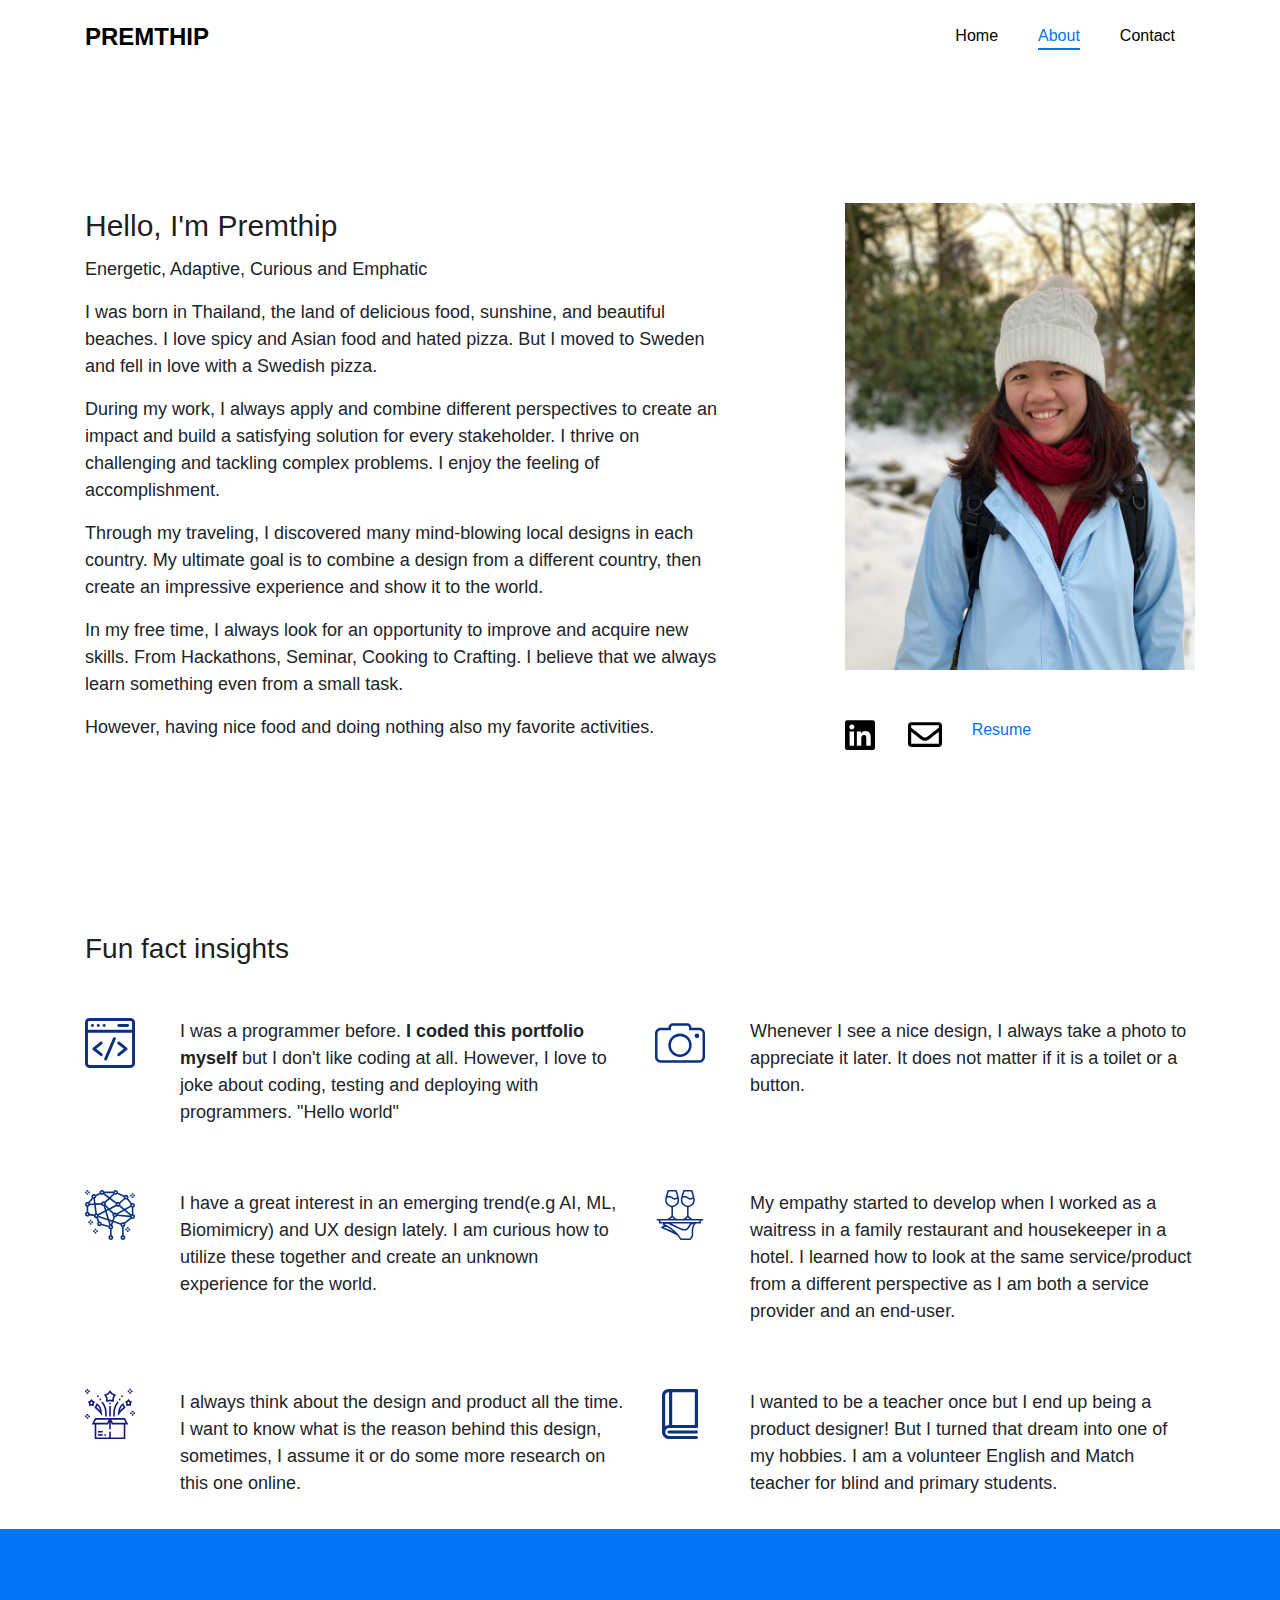
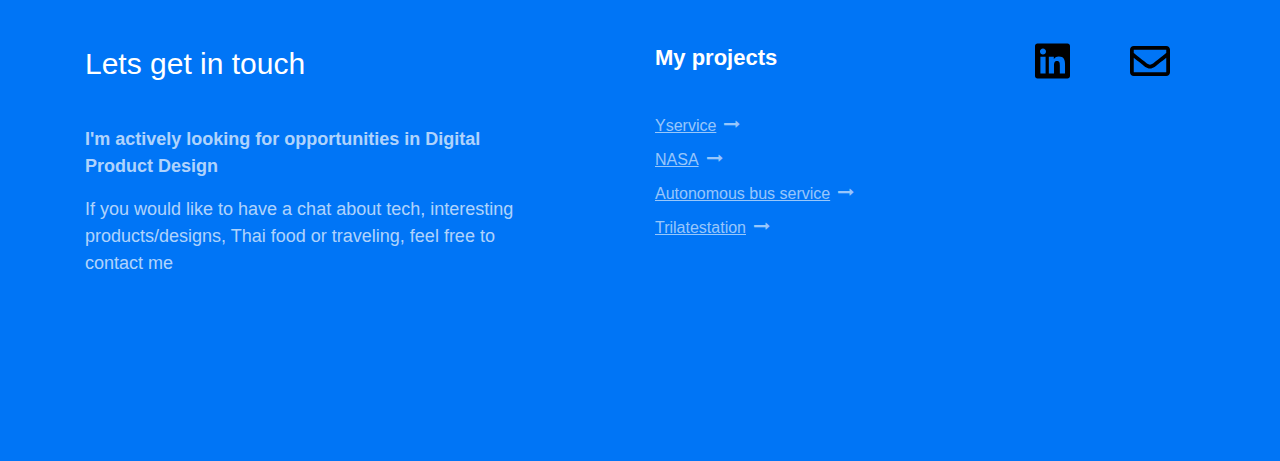
<file: aboutme.html>
﻿<!DOCTYPE html>
<html lang="en">
<head>
    <title>Premthip Portfolio</title>
    <meta charset="utf-8">
    <meta name="viewport" content="width=device-width, initial-scale=1, shrink-to-fit=no">

    <link href="https://fonts.googleapis.com/css?family=Poppins:100,200,300,400,500,600,700,800,900" rel="stylesheet">
    <link rel="shortcut icon" href="favicon.ico">
    <link rel="stylesheet" href="css/open-iconic-bootstrap.min.css">
    <link rel="stylesheet" href="css/animate.css">

    <link rel="stylesheet" href="css/owl.carousel.min.css">
    <link rel="stylesheet" href="css/owl.theme.default.min.css">
    <link rel="stylesheet" href="css/magnific-popup.css">

    <link rel="stylesheet" href="css/aos.css">

    <link rel="stylesheet" href="css/ionicons.min.css">

    <link rel="stylesheet" href="css/flaticon.css">
    <link rel="stylesheet" href="css/icomoon.css">
    <link rel="stylesheet" href="css/style.css">
    <link rel="stylesheet" href="css/custom.css">
</head>
  <body data-spy="scroll" data-target=".site-navbar-target" data-offset="300">
	  
	  
    <nav class="navbar navbar-expand-lg navbar-dark ftco_navbar bg-dark ftco-navbar-light site-navbar-target" id="ftco-navbar">
	    <div class="container">
	      <a class="navbar-brand" href="index.html">Premthip</a>
	      <button class="navbar-toggler js-fh5co-nav-toggle fh5co-nav-toggle" type="button" data-toggle="collapse" data-target="#ftco-nav" aria-controls="ftco-nav" aria-expanded="false" aria-label="Toggle navigation">
	        <span class="oi oi-menu"></span> 
	      </button>

	      <div class="collapse navbar-collapse" id="ftco-nav">
              <ul class="navbar-nav nav ml-auto">
                  <li class="nav-item"><a href="index.html#home-section" class="nav-link"><span>Home</span></a></li>
                  <li class="nav-item"><a href="aboutme.html" class="nav-link active"><span>About</span></a></li>
                  <li class="nav-item"><a href="mailto:premthip.yao@gmail.com" target="_blank" class="nav-link"><span>Contact</span></a></li>
              </ul>
	      </div>
	    </div>
	  </nav>

	  <div class="container">
        <div class="row">
            <div class="col-lg-6">
                <p class="mb-3 mt-5"></p>
                <p class="mb-3 mt-5"></p>
                <p class="mb-3 mt-5"></p>
            </div>
        </div>
      </div>
      <div class="overlay"></div>
      <div class="container mb-3">
        <div class="row no-gutters slider-text align-items-end justify-content-center">
            <div class="col-md-9 ftco-animate pb-5 text-center">
                <h2 class="mb-3 mt-5 bread" style="font-size:18px;font-weight:400;">Welcome Everyone</h2>
            </div>
        </div>
      </div>
    
		

<!--Myself------------------------------------------------------------------->
        <div class="container">
                <div class="row">
                    <div class="col-lg-7">
                        <h5 style="font-size:30px;font-weight:400;">
                         Hello, I'm Premthip
                        </h5>
                        <p style="font-size:18px;font-weight:300;">
                            Energetic, Adaptive, Curious and Emphatic
                        </p>
                        <p style="font-size:18px;font-weight:300;">
                          I was born in Thailand, the land of delicious food, sunshine, and beautiful beaches. 
                          I love spicy and Asian food and hated pizza. But I moved to Sweden and fell in love with a Swedish pizza. 
                        </p>
                        <p style="font-size:18px;font-weight:300;">
                          During my work, I always apply and combine different perspectives to create an impact and build a satisfying solution for every stakeholder. 
                          I thrive on challenging and tackling complex problems. I enjoy the feeling of accomplishment. 
                        </p>

                        <p style="font-size:18px;font-weight:300;">Through my traveling, I discovered many mind-blowing local designs in each country.
                          My ultimate goal is to combine a design from a different country, then create an impressive experience and show it to the world.</p>  
                        
                          <p style="font-size:18px;font-weight:300;">
                            In my free time, I always look for an opportunity to improve and acquire new skills. From Hackathons, Seminar, Cooking to Crafting. 
                            I believe that we always learn something even from a small task. 
                          </p>  
                          <p style="font-size:18px;font-weight:300;">
                            However, having nice food and doing nothing also my favorite activities.
                          </p>  
                      </div>
                      <div class="col-lg-1"></div>
                      <div class="col-lg-4">
                        <img width="350" height="450" src="images/profilepic.jpg" alt="" class="img-fluid">
                        <div class="row mb-3 mt-5">
                             <div class="col-lg-2">
                               <a href="https://www.linkedin.com/in/premthip/" target="_blank"><img width="30" hight="30" src="images/linkedin.svg" class="img-fluid"></a>
                             </div>
                            <div class="col-lg-2">
                              <a href="mailto:premthip.yao@gmail.com" target="_blank"><img width="50" hight="60" src="images/email.svg" class="img-fluid"></a>
                            </div>
                            <div class="col-lg-2">
                              <a href="Premthip resume.pdf" target="_black">Resume</a>
                            </div>
                        </div>
                      </div>
                </div>
                  <h5 class="mb-3 mt-53" style="font-size:28px;font-weight:400;">
                  Fun fact insights
                 </h5>
                 <div class="row mb-3 mt-5">
                  <div class="col-lg-6">
                      <div class="row">
                       <div class="col-lg-2">
                           <img width="50" hight="50" src="images/code.svg" alt="" class="img-fluid">
                       </div>
                        <div class="col-lg-10">
                          <p> 
                            I was a programmer before. <b>I coded this portfolio myself </b>but I don't like coding at all. However, 
                            I love to joke about coding, testing and deploying with programmers. "Hello world"
                          </p>
                        </div>
                    </div>
                  </div>
                  <div class="col-lg-6">
                    <div class="row">
                      <div class="col-lg-2">
                          <img width="50" hight="50" src="images/camera.svg" alt="" class="img-fluid">
                      </div>
                       <div class="col-lg-10">
                         <p> 
                          Whenever I see a nice design, I always take a photo to appreciate it later. It does not matter if it is a toilet or a button.
                         </p>
                       </div>
                   </div>
                  </div>
              </div>
              <div class="row mb-3 mt-5">
                <div class="col-lg-6">
                    <div class="row">
                     <div class="col-lg-2">
                         <img width="50" hight="50" src="images/ai.svg" alt="" class="img-fluid">
                     </div>
                      <div class="col-lg-10">
                        <p> 
                          I have a great interest in an emerging trend(e.g AI, ML, Biomimicry) and UX design lately. 
                          I am curious how to utilize these together and create an unknown experience for the world.
                        </p>
                      </div>
                  </div>
                </div>
                <div class="col-lg-6">
                  <div class="row">
                    <div class="col-lg-2">
                        <img width="50" hight="50" src="images/serving.svg" alt="" class="img-fluid">
                    </div>
                     <div class="col-lg-10">
                       <p> 
                        My empathy started to develop when I worked as a waitress in a family restaurant and housekeeper in a hotel. 
                        I learned how to look at the same service/product from a different perspective as I am both a service provider and an end-user. 
                       </p>
                     </div>
                 </div>
                </div>
            </div>
            <div class="row mb-3 mt-5">
              <div class="col-lg-6">
                  <div class="row">
                   <div class="col-lg-2">
                       <img width="50" hight="50" src="images/new-product.svg" alt="" class="img-fluid">
                   </div>
                    <div class="col-lg-10">
                      <p> 
                        I always think about the design and product all the time. I want to know what is the reason behind this design, 
                        sometimes, I assume it or do some more research on this one online. 
                      </p>
                    </div>
                </div>
              </div>
              <div class="col-lg-6">
                <div class="row">
                  <div class="col-lg-2">
                      <img width="50" hight="50" src="images/book.svg" alt="" class="img-fluid">
                  </div>
                   <div class="col-lg-10">
                     <p> 
                      I wanted to be a teacher once but I end up being a product designer! 
                      But I turned that dream into one of my hobbies. I am a volunteer English and Match teacher for blind and primary students.
                     </p>
                   </div>
               </div>
              </div>
          </div>  
        </div>                        

            <!-- .col-md-8 -->
        <footer class="ftco-footer ftco-section">
            <div class="container">
                <div class="row mb-5">
                    <div class="col-lg-5">
                        <div class="ftco-footer-widget mb-4 ">
                            <h2 class="ftco-heading-2" style="font-size:30px;font-weight:400;">Lets get in  touch</h2>
                            <p style="font-size:18px;font-weight:400;"><b>I'm actively looking for opportunities in Digital Product Design</b></p>
                            <p>If you would like to have a chat about tech, interesting products/designs, Thai food or traveling, feel free to contact me</p>
                        </div>
                    </div>
                    <div class="col-lg-1"></div>
                    <div class="col-lg-4">
                        <div class="ftco-footer-widget mb-4 ">
                            <h2 class="ftco-heading-2">My projects</h2>
                            <ul class="list-unstyled">
                                <li><a href="yservice.html"><u>Yservice</u><span class="icon-long-arrow-right ml-2"></span></a></li>
                                <li><a href="nasa.html"><u>NASA</u><span class="icon-long-arrow-right ml-2"></span></a></li>
                                <li><a href="AV.html"><u>Autonomous bus service</u><span class="icon-long-arrow-right ml-2"></span></a></li>
                                <li><a href="tri.html"><u>Trilatestation</u><span class="icon-long-arrow-right ml-2"></span></a></li>
                            </ul>
                        </div>
                    </div>
                    <div class="col-lg-1">
                        <a href="https://www.linkedin.com/in/premthip/" target="_blank"><img width="35" hight="35" src="images/linkedin.svg" class="img-fluid"></a>
                    </div>
                    <div class="col-lg-1">
                        <a href="mailto:premthip.yao@gmail.com" target="_blank"><img width="40" hight="40" src="images/email.svg" class="img-fluid"></a>
                    </div>

                </div>
            </div>
        </footer>
  

  <!-- loader -->
  <div id="ftco-loader" class="show fullscreen"><svg class="circular" width="48px" height="48px"><circle class="path-bg" cx="24" cy="24" r="22" fill="none" stroke-width="4" stroke="#eeeeee"/><circle class="path" cx="24" cy="24" r="22" fill="none" stroke-width="4" stroke-miterlimit="10" stroke="#F96D00"/></svg></div>


  <script src="js/jquery.min.js"></script>
  <script src="js/jquery-migrate-3.0.1.min.js"></script>
  <script src="js/popper.min.js"></script>
  <script src="js/bootstrap.min.js"></script>
  <script src="js/jquery.easing.1.3.js"></script>
  <script src="js/jquery.waypoints.min.js"></script>
  <script src="js/jquery.stellar.min.js"></script>
  <script src="js/owl.carousel.min.js"></script>
  <script src="js/jquery.magnific-popup.min.js"></script>
  <script src="js/aos.js"></script>
  <script src="js/jquery.animateNumber.min.js"></script>
  <script src="js/scrollax.min.js"></script>
  
  <script src="js/main.js"></script>
    
  </body>
</html>
</file>
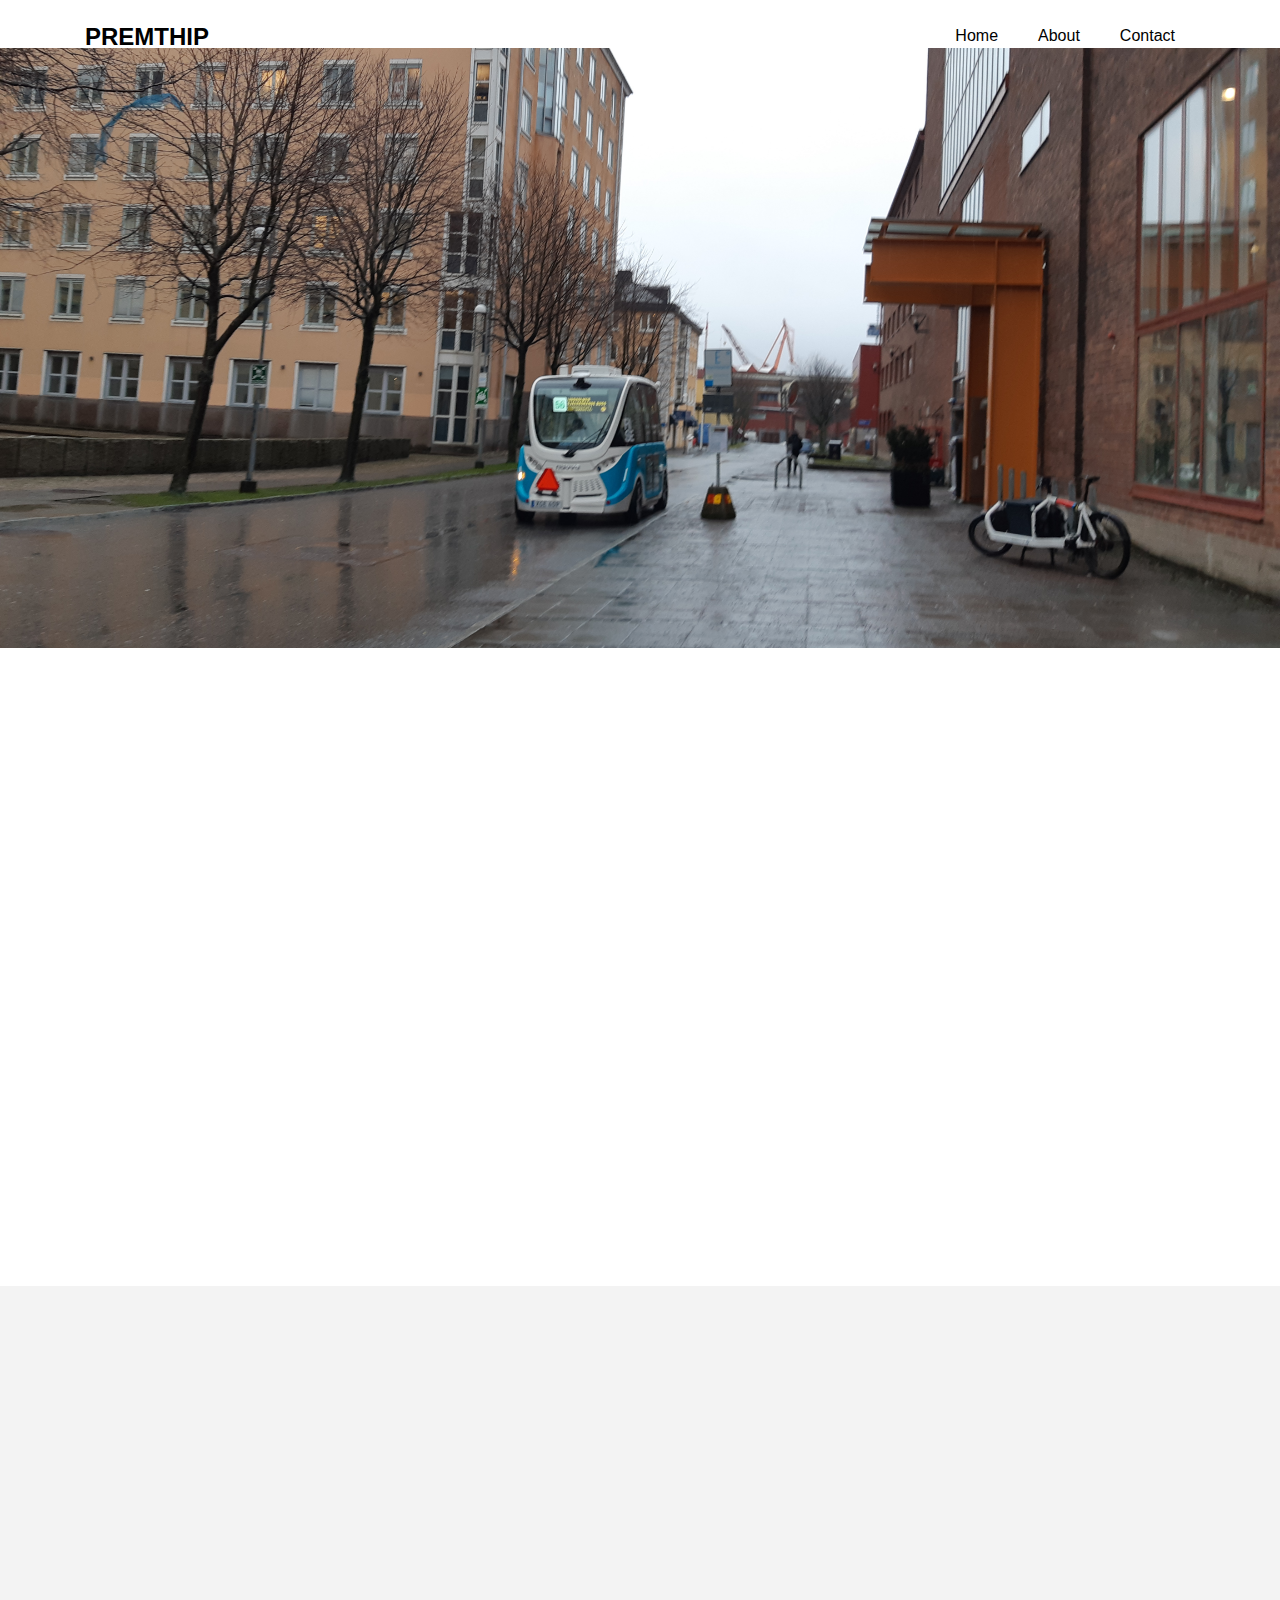
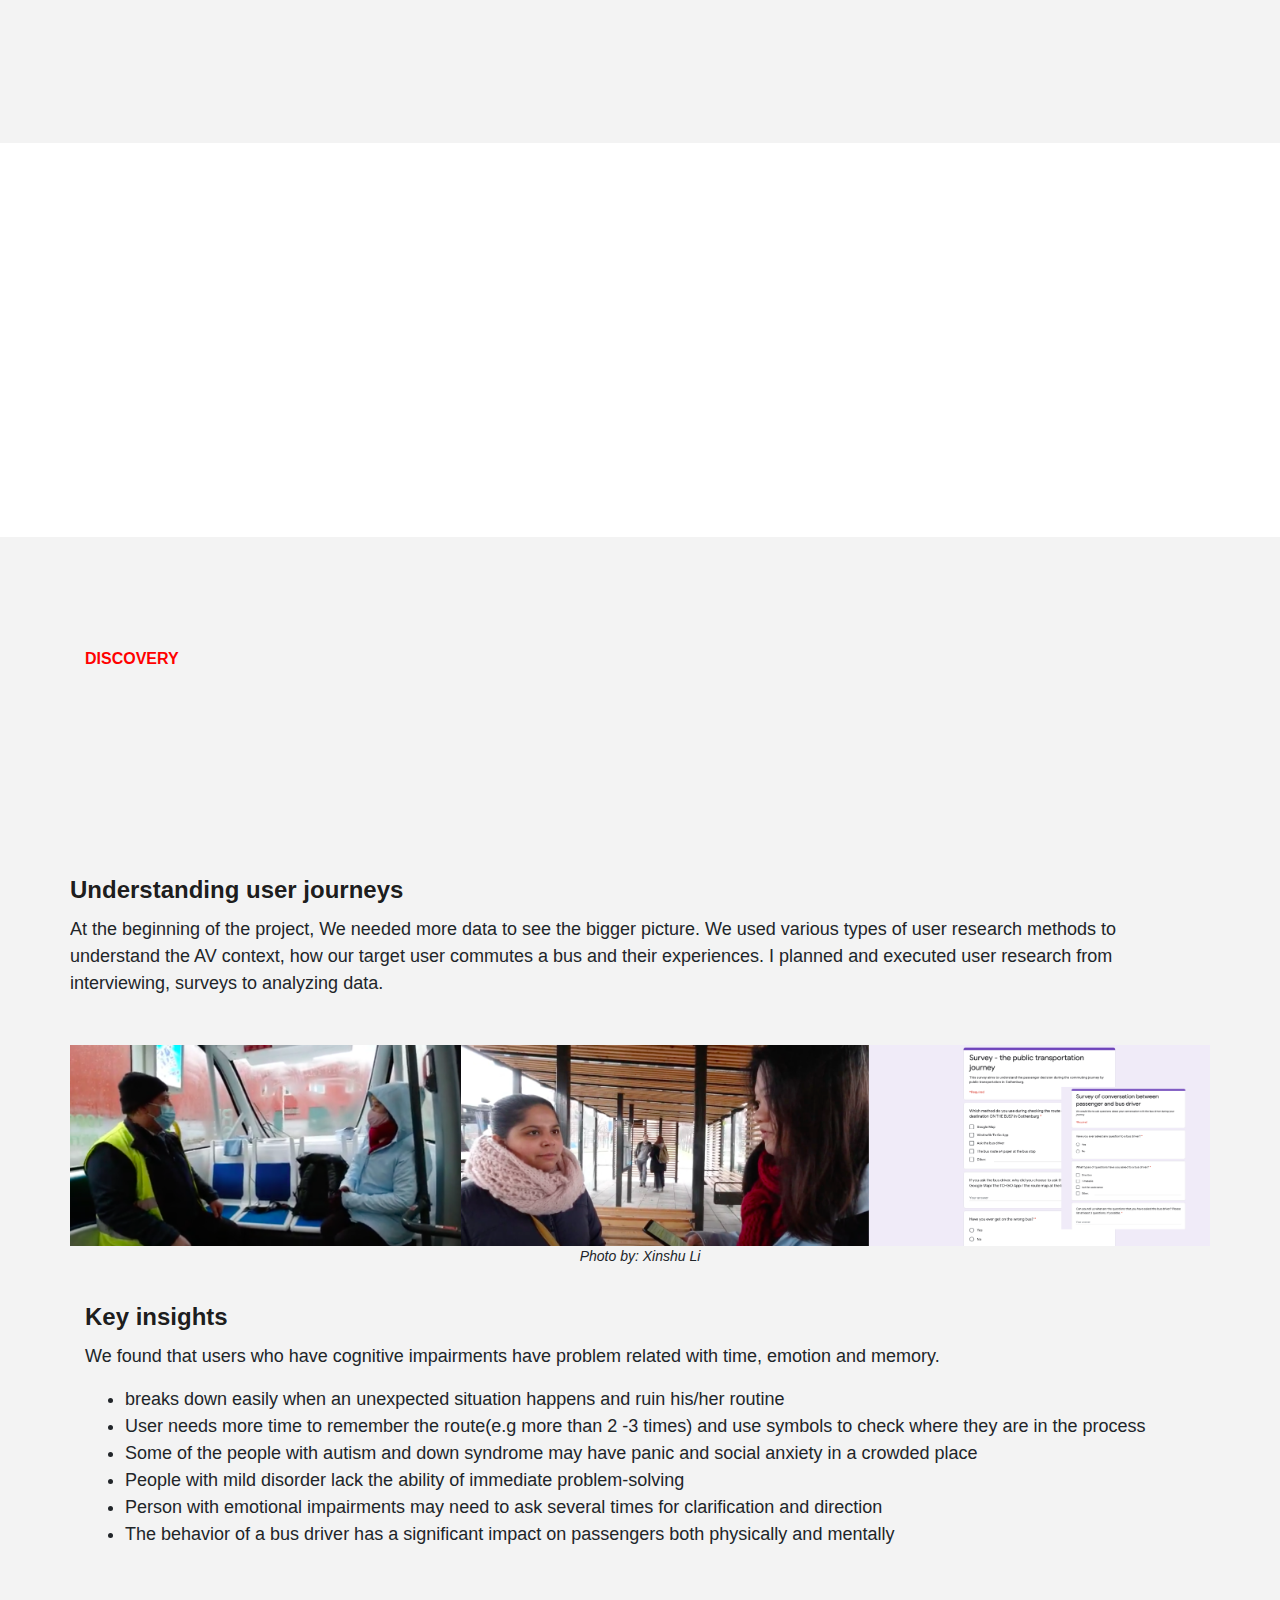
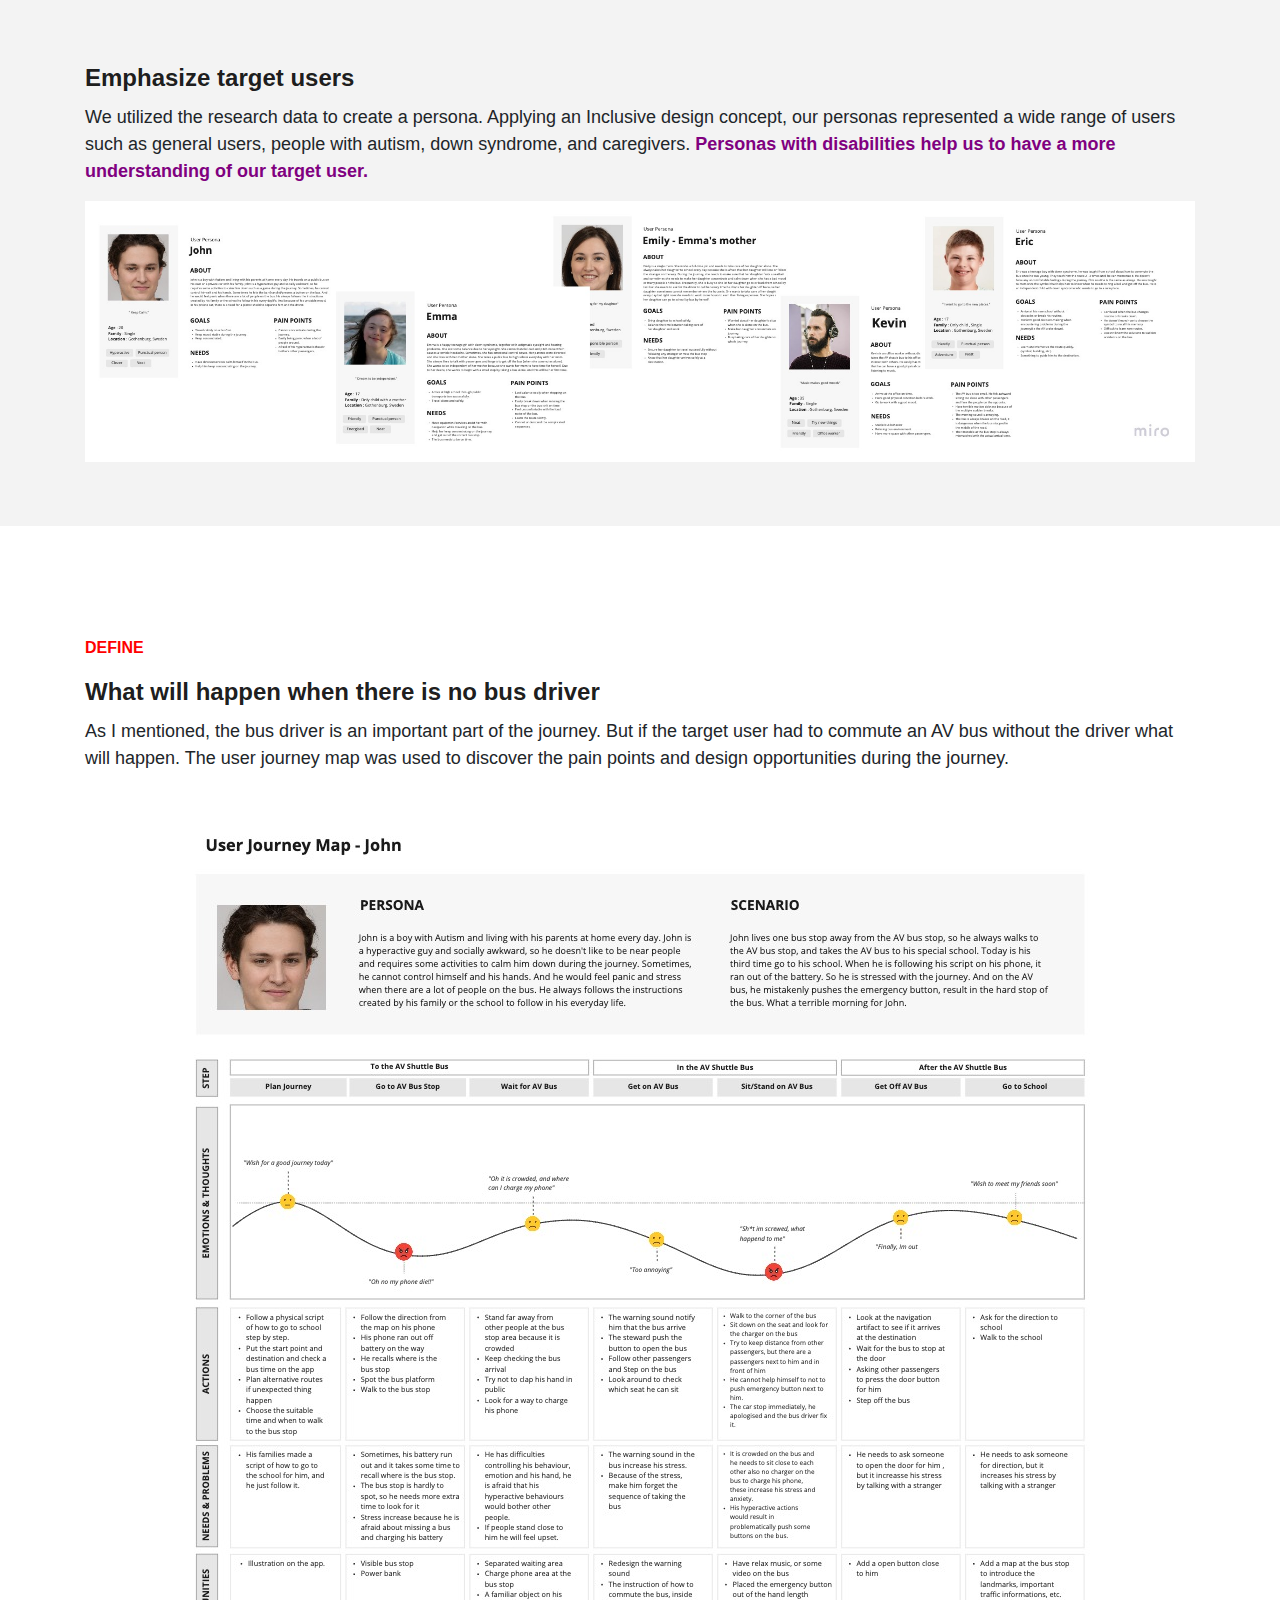
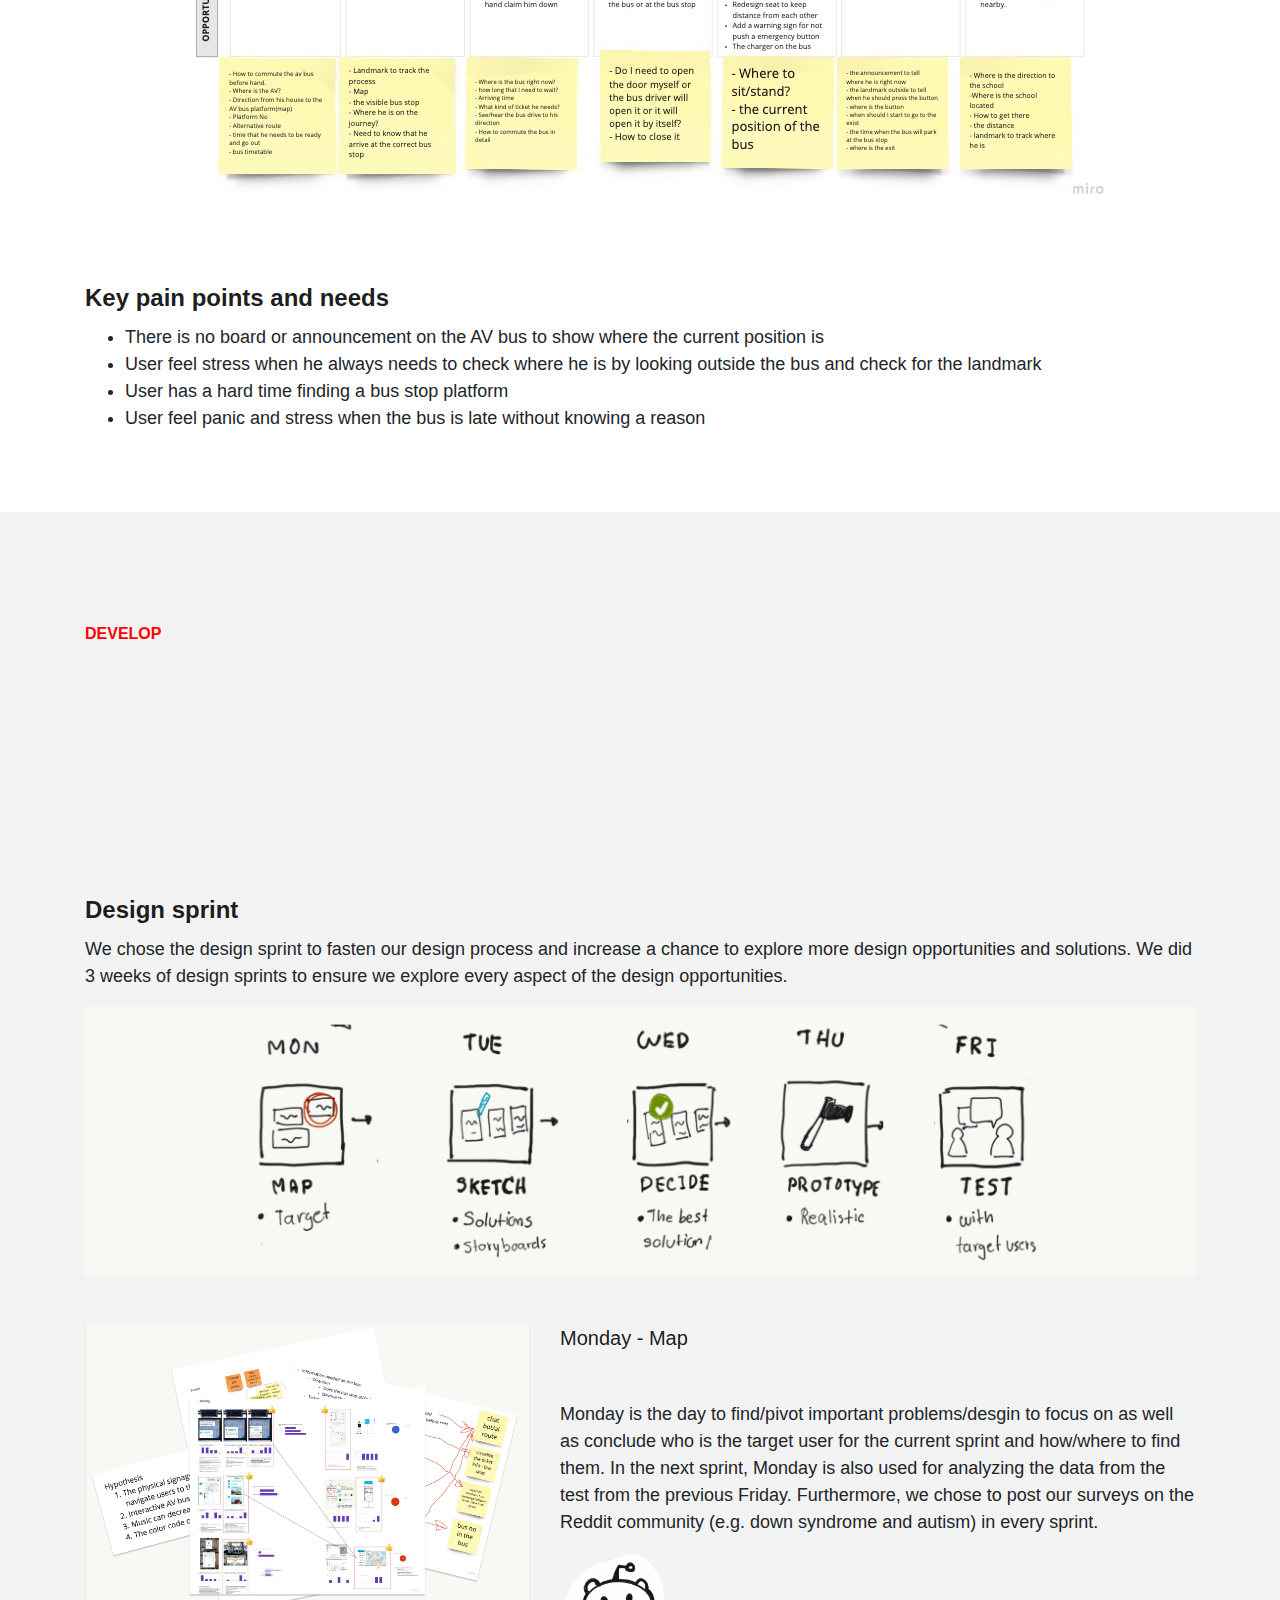
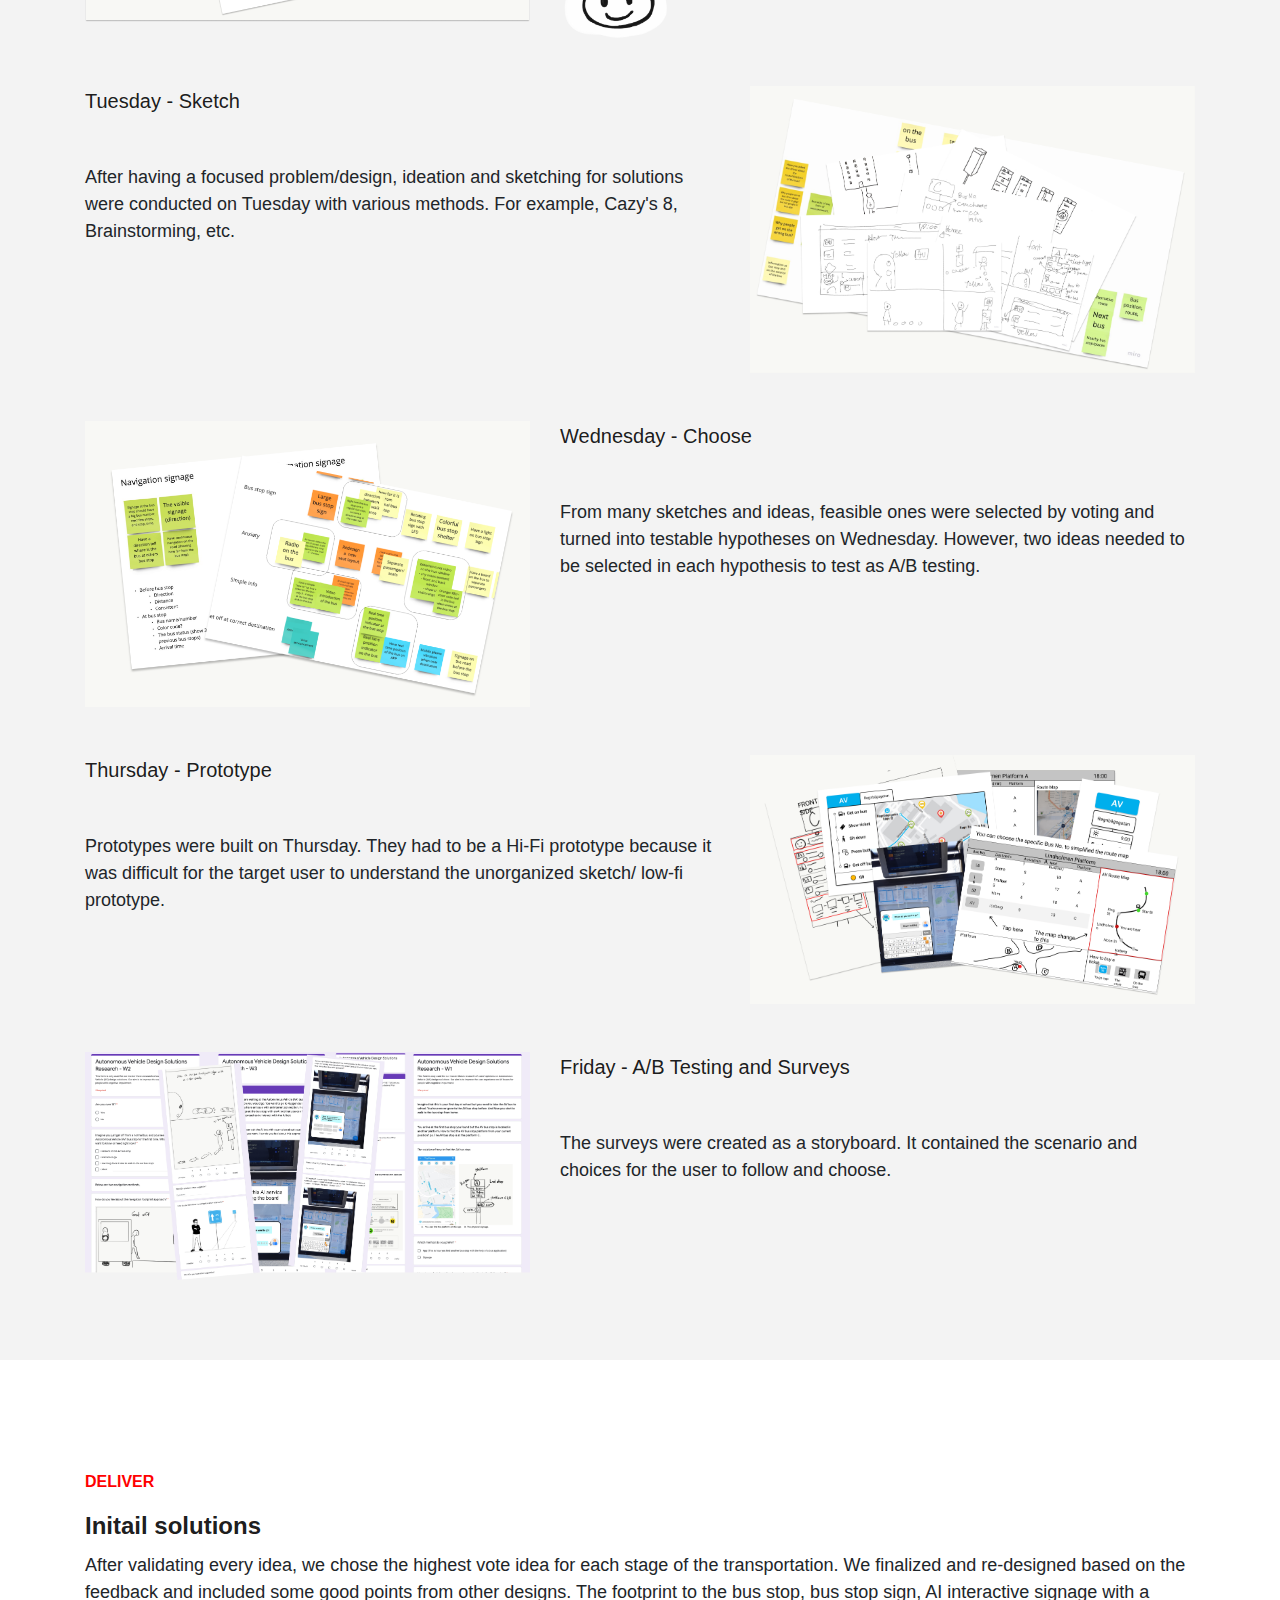
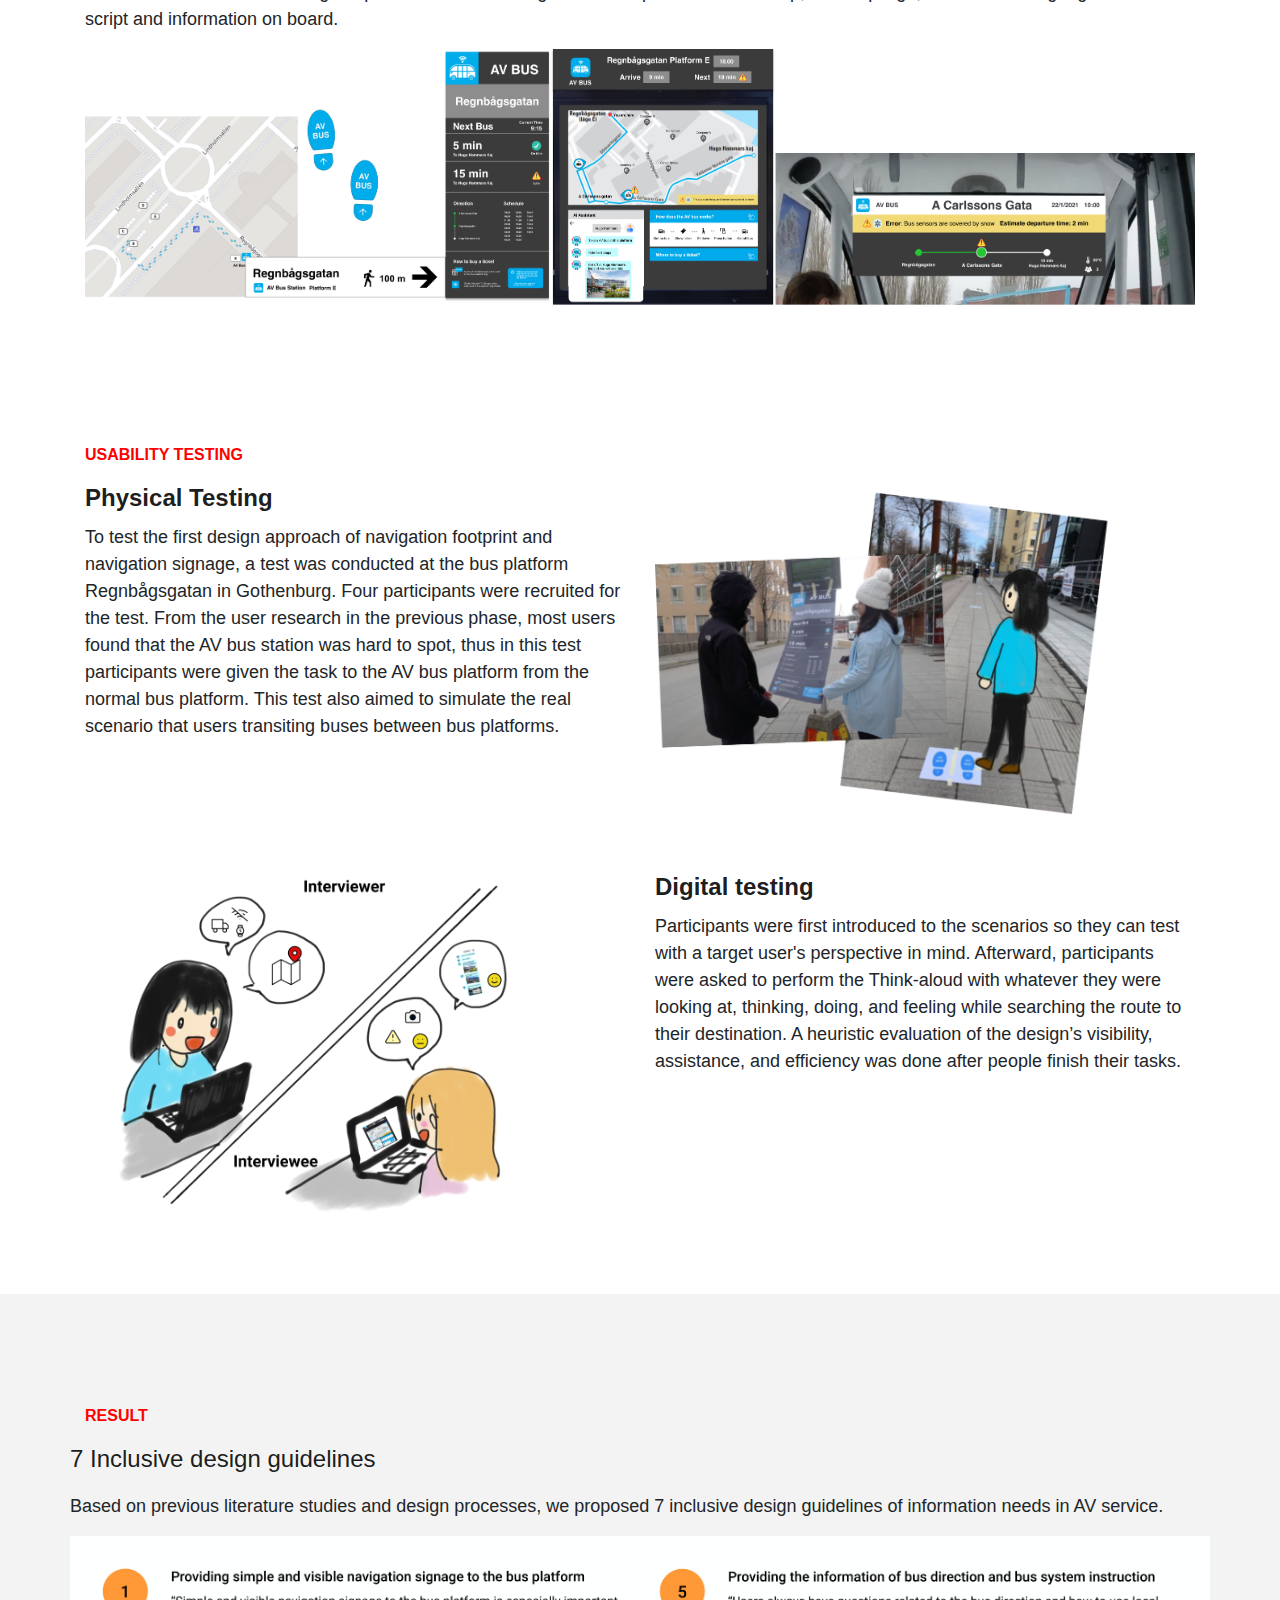
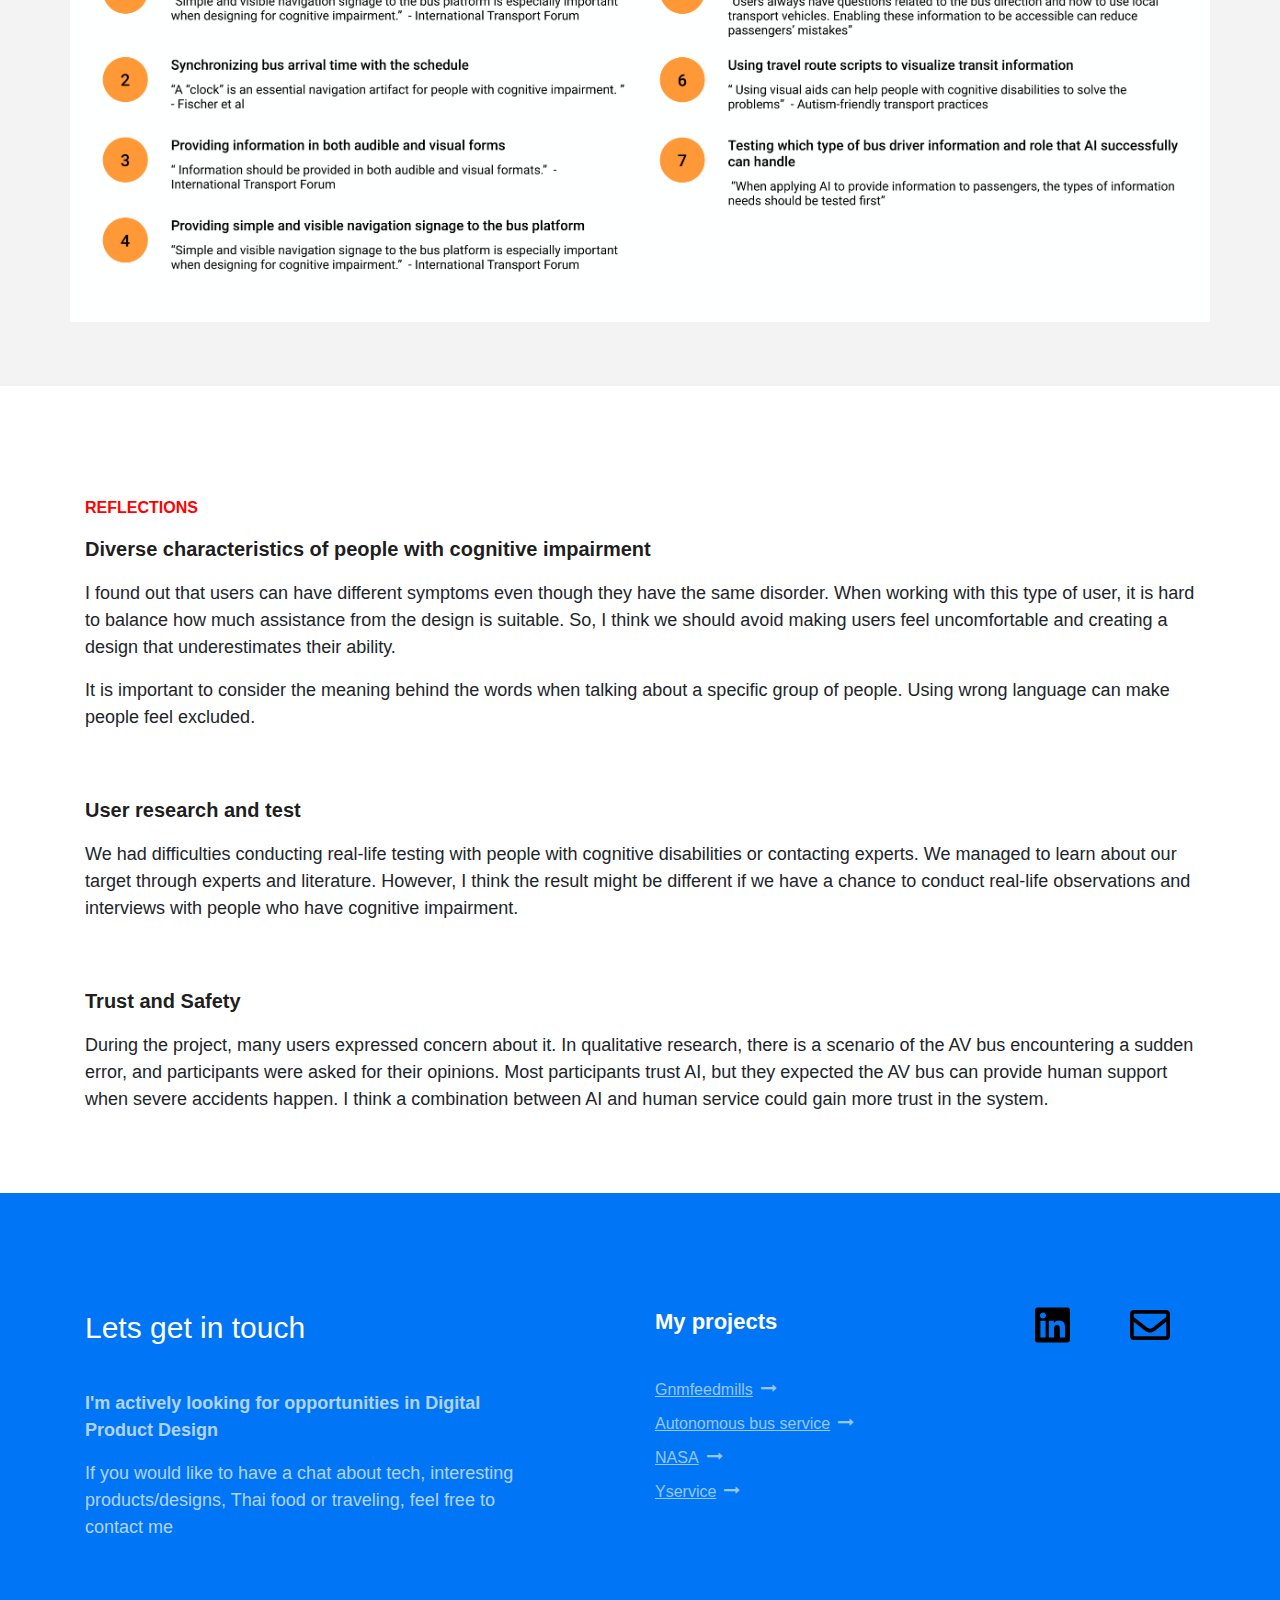
<file: AV.html>
<!DOCTYPE html>
<html lang="en">
<head>
    <title>AV Shuttle Bus</title>
    <meta charset="utf-8">
    <meta name="viewport" content="width=device-width, initial-scale=1, shrink-to-fit=no">

    <link href="https://fonts.googleapis.com/css?family=Poppins:100,200,300,400,500,600,700,800,900" rel="stylesheet">
<!-- Place favicon.ico and apple-touch-icon.png in the root directory -->
<link rel="shortcut icon" href="favicon.ico">

    <link rel="stylesheet" href="css/open-iconic-bootstrap.min.css">
    <link rel="stylesheet" href="css/animate.css">

    <link rel="stylesheet" href="css/owl.carousel.min.css">
    <link rel="stylesheet" href="css/owl.theme.default.min.css">
    <link rel="stylesheet" href="css/magnific-popup.css">

    <link rel="stylesheet" href="css/aos.css">

    <link rel="stylesheet" href="css/ionicons.min.css">

    <link rel="stylesheet" href="css/flaticon.css">
    <link rel="stylesheet" href="css/icomoon.css">
    <link rel="stylesheet" href="css/style.css">
    <link rel="stylesheet" href="css/custom.css">
</head>
  <body data-spy="scroll" data-target=".site-navbar-target" data-offset="300">
	  
	  
    <nav class="navbar navbar-expand-lg navbar-dark ftco_navbar bg-dark ftco-navbar-light site-navbar-target" id="ftco-navbar">
	    <div class="container">
	      <a class="navbar-brand" href="index.html">Premthip</a>
	      <button class="navbar-toggler js-fh5co-nav-toggle fh5co-nav-toggle" type="button" data-toggle="collapse" data-target="#ftco-nav" aria-controls="ftco-nav" aria-expanded="false" aria-label="Toggle navigation">
	        <span class="oi oi-menu"></span> Menu
	      </button>

	      <div class="collapse navbar-collapse" id="ftco-nav">
              <ul class="navbar-nav nav ml-auto">
                  <li class="nav-item"><a href="index.html#home-section" class="nav-link"><span>Home</span></a></li>
                  <li class="nav-item"><a href="aboutme.html" class="nav-link"><span>About</span></a></li>
                  <li class="nav-item"><a href="mailto:premthip.yao@gmail.com" target="_blank" class="nav-link"><span>Contact</span></a></li>
              </ul>
	      </div>
	    </div>
	</nav>
	  <section class="hero-wrap hero-wrap-2" style="background-image: url('images/avbg.jpg');" data-stellar-background-ratio="0.5">
      <div class="overlay"></div>
      <div class="container mb-3 mt-5">
        <div class="row no-gutters slider-text align-items-end justify-content-center mb-5">
            <div class="col-md-9 ftco-animate pb-5 mb-3 text-center">
                <h1 class="mb-3 mt-5 bread" style="color: #f7f7f7;">
                    Understanding Information Needs for an
                    Autonomous Bus Service from an
                    Inclusive Design Perspective
                </h1>

                <h3 class="mb-3 bread" style="font-weight:500; color: whitesmoke;">
                    I was a part of this meaningful thesis to design Inclusive Design guidelines in the self-driving bus for people who have cognitive impairment.
                </h3>
                <a href="thesis.pdf" target="_black">Access full report</a>
            </div>
        </div>
       
      </div>
    </section>
    <section class="ftco-section1"> <!--Time-->
        <div class="container">
            <div class="col-lg-12 ftco-animate">
                    <div class="container">
                        <center>
                        <div class="row">
                            <div class="col-lg-4">
                                <h2>Duration</h2>
                                <h6>6 months</h6>
                                <h6>Jan - Jun 2021</h6>
                            </div>
                            <div class="col-lg-4">
                                <h2 class="mb-3">My Roles</h2>
                                <h6>User Researcher</h6>
                                <h6>UX Designer</h6>
                            </div>
                            <div class="col-lg-4">
                                <h2 class="mb-3">My team</h2>
                                <h6>Premthip Yaowapatsiri</h6>
                                <h6>Xinshu Li</h6>
                            </div>
                        </div> 
                        </center>
                    </div> 
            </div>
        </div>
    </section>
      
    <section class="ftco-section2"> <!--Method-->
        <div class="container">
            <div class="col-lg-12 ftco-animate">
                <h2>Methods</h2>
                <div class="tagcloud">
                    <a class="tag-cloud-link" style="font-size:13px;font-weight:300;"><font color="black">REMOTED USABILTIY TESTING</font></a>
                    <a class="tag-cloud-link" style="font-size:13px;font-weight:300;"><font color="black">LOW-FI PROTOTYPE</font></a>
                    <a class="tag-cloud-link" style="font-size:13px;font-weight:300;"><font color="black">HI-FI PROTOTYPE</font></a>
                    <a class="tag-cloud-link" style="font-size:13px;font-weight:300;"><font color="black">SURVEY</font></a>
                    <a class="tag-cloud-link" style="font-size:13px;font-weight:300;"><font color="black">STORYBOARD</font></a>
                    <a class="tag-cloud-link" style="font-size:13px;font-weight:300;"><font color="black">HMW & AFFINITY DIAGRAM</font></a>
                    <a class="tag-cloud-link" style="font-size:13px;font-weight:300;"><font color="black">PERSONA & USER JOURNEY</font></a>
                    <a class="tag-cloud-link" style="font-size:13px;font-weight:300;"><font color="black">LITERATURE REVIEW & EXPERT INTERVIEW</font></a>
                    <a class="tag-cloud-link" style="font-size:13px;font-weight:300;"><font color="black">A/B TESTING</font></a>
                    <a class="tag-cloud-link" style="font-size:13px;font-weight:300;"><font color="black">AUTOETHNOGRAPHY</font></a>
                    <a class="tag-cloud-link" style="font-size:13px;font-weight:300;"><font color="black">HEURISTIC EVALUATION</font></a>
                    <a class="tag-cloud-link" style="font-size:13px;font-weight:300;"><font color="black">ROLE PLAYING</font></a>

                </div>    
                <h2 class="mb-3 mt-5" text-center>Tools</h2>
                   <div class="tagcloud">
                       <a class="tag-cloud-link" style="font-size:13px;font-weight:300;"><font color="black">FIGMA</font></a>
                       <a class="tag-cloud-link" style="font-size:13px;font-weight:300;"><font color="black">ZOOM</font></a>
                       <a class="tag-cloud-link" style="font-size:13px;font-weight:300;"><font color="black">MIRO</font></a>
                       <a class="tag-cloud-link" style="font-size:13px;font-weight:300;"><font color="black">GOOGLE SHEET</font></a>
                   </div>
            </div>
        </div>
    </section>
    <!-------------------Problem--------------------------------------------------->
    <section class="ftco-section1 div1">
        <div class="container">
                <div class="col-lg-12 ftco-animate">
                    <h6 class="mb-31 mt-5" style="color: red;"><b>CHALLENGE</b></h6>
                    <h4>
                        How to design an Inclusive experience for people with cognitive impairment who use the Autonomous Vehicles (AV) buses as a public transportation
                    </h4>
                    <h6 class="mb-31 mt-5" style="color: red;"><b>TASKS</b></h6>
                            <ul>
                                <li style="font-size: 18px; ">
                                    What are the basic requirements and information needs that people with cognitive disabilities have when traveling with public transportation?
                                </li>
                                <li style="font-size: 18px;">
                                    What are inclusive design challenges and opportunities for an Autonomous Vehicle service?
                                </li>
                            </ul>

                      

                </div>  
        </div>
    </section>
    <!------------------Process--------------------->
    <section class="ftco-section1">
        <div class="container">
                <div class="col-lg-12 ftco-animate">
                    <h6 class="mb-32 mt-5" style="color: red;"><b>RESEARCH PLAN</b></h6>

                    <center>
                    <img width="860" height="115" src="images/avprocess.png" alt="" class="img-fluid"> 
                    </center>
                </div>
        </div>
    </section>
   
                <!--------------------------------------------------Discover------>
                <section class="ftco-section1 div1">
                    <div class="container">
                        <h6 class="mb-31 mt-5" style="color: red;"><b>DISCOVERY</b></h6>
                        <section class="ftco-section2">
                            <!--Sumprocess-->
                            <div class="container">
                                <div class="col-lg-12 ftco-animate">
                                    <div class="container">
                                        <center>
                                            <div class="row">
                                                <div class="col-lg-4">
                                                    <h3>User interviews</h3>
                                                    <h4>6</h4>
                                                </div>
                                                <div class="col-lg-4">
                                                    <h3 class="mb-3">Paper Reviewed</h3>
                                                    <h4>70+</h4>
                                                </div>
                                                <div class="col-lg-4">
                                                    <h3 class="mb-3">Surveys</h3>
                                                    <h4>5</h4>
                                                </div>
                                            </div>
                                        </center>
                                    </div>
                                </div>
                            </div>
                        </section>
                        <div class="row mb-3">

                            <h3><b>Understanding user journeys</b></h3>
                            <p class="mb-32">
                                At the beginning of the project, We needed more data to see the bigger picture. 
                                We used various types of user research methods to
                                understand the AV context, how our target user commutes a bus and their experiences. I planned and executed user research
                                from interviewing, surveys to analyzing data.
                            </p>
                            <center>
                                <img src="images/user.png" alt="" class="img-fluid">
                                <p style="font-size:14px;"><i>Photo by: Xinshu Li</i></p>
                            </center>
                        </div>

                       
                            <h3>
                                <b>Key insights</b>
                            </h3>
                            <p> We found that users who have cognitive impairments have problem related with time, emotion and memory.</p>
                            <ul>
                                <li style="font-size:18px;font-weight:400;"> breaks down easily when an unexpected situation happens and ruin his/her routine</li>
                                <li style="font-size:18px;font-weight:400;">User needs more time to remember the route(e.g more than 2 -3 times) and use symbols to check where they are in the process</li>
                                <li style="font-size:18px;font-weight:400;">Some of the people with autism and down syndrome may have panic and social anxiety in a crowded place</li>
                                <li style="font-size:18px;font-weight:400;">People with mild disorder lack the ability of immediate problem-solving</li>
                                <li style="font-size:18px;font-weight:400;">Person with emotional impairments may need to ask several times for clarification and direction</li>
                                <li style="font-size:18px;font-weight:400;">The behavior of a bus driver has a significant impact on passengers both physically and mentally</li>
                            </ul>
                       



                        <!-------- Emphasize---------------->
                        <h3 class="mt-51"><b>Emphasize target users</b></h3>
                        <p class="mb-3">
                            We utilized the research data to create a persona. Applying an Inclusive design concept, our personas represented a wide range of users such as general users,
                            people with autism, down syndrome, and caregivers.
                            <b style="color: purple;">
                                  Personas with disabilities help us to have a more understanding of our target user.
                            </b> 
                        </p>
                        <center>
                            <img src="images/allpersona.jpg" alt="" class="img-fluid">
                        </center>

                    </div>
                </section>
                <!--------------------------------------------------Desfine------>
                <section class="ftco-section1"> <!--Content-->
                    <div class="container">
                        <h6 class="mb-31 mt-5" style="color: red;"><b>DEFINE</b></h6>
                                <h3>
                                    <b>What will happen when there is no bus driver</b>
                                </h3>
                                <p>
                                    As I mentioned, the bus driver is an important part of the journey. But if the target user had to commute an AV bus without the driver what will happen.
                                    The user journey map was used to discover the pain points and design opportunities during the journey.
                                </p>    
                                        
                                
                                  <center>
                                        <img  src="images/johnmap.jpg" alt="" class="img-fluid">
                                  </center>

                                    <h3 class="mt-54"> 
                                        <b>Key pain points and needs</b>
                                    </h3>
                                    <ul>
                                        <li style="font-size:18px;font-weight:400;">There is no board or announcement on the AV bus to show where the current position is</li>
                                        <li style="font-size:18px;font-weight:400;">User feel stress when he always needs to check where he is by looking outside the bus and check for the landmark</li>
                                        <li style="font-size:18px;font-weight:400;">User has a hard time finding a bus stop platform </li>
                                        <li style="font-size:18px;font-weight:400;">User feel panic and stress when the bus is late without knowing a reason</li>
                                    </ul>
                         
                    </div>
                </section>   
                <!------------------------------------------------Develop------>
                <section class="ftco-section1 div1"> <!--Content-->
                    <div class="container">
                    <h6 class="mb-31 mt-5" style="color: red;"><b>DEVELOP</b></h6>
                    <section class="ftco-section2"> <!--Sumprocess-->
                        <div class="container">
                            <div class="col-lg-12 ftco-animate">
                                    <div class="container">
                                        <center>
                                        <div class="row">
                                            <div class="col-lg-3">
                                                 <h4>Design sprints</h4>
                                                 <h4>3 weeks</h4>
                                            </div>
                                            <div class="col-lg-2">
                                                <h4 class="mb-3">Ideas</h4>
                                                <h4>25+</h4>
                                            </div>
                                            <div class="col-lg-2">
                                                <h4 class="mb-3">Sketches</h4>
                                                <h4>12</h4>
                                            </div>
                                            <div class="col-lg-3">
                                                <h4 class="mb-3">Surveys & Storyboards</h4>
                                                <h4>10</h4>
                                            </div>
                                            <div class="col-lg-2">
                                                <h4 class="mb-3">Evaluation</h4>
                                                <h4>4</h4>
                                            </div>
                                        </div> 
                                        </center>
                                    </div> 
                            </div>
                        </div>
                    </section>
                    <h3 class="mt-5">
                        <b>Design sprint</b>
                    </h3>
                    <p class="mb-3">
                        We chose the design sprint to fasten our design process and increase a chance to explore more design opportunities and solutions. 
                        We did 3 weeks of design sprints to ensure we explore every aspect of the  design opportunities.
                    </p>
                <center>
                    <img  src="images/google.png" alt="" class="img-fluid">
                </center> 

                        <div class="row mb-3 mt-5">
                            <div class="col-lg-5">
                                <img width="460" height="115" src="images/mon.png" alt="" class="img-fluid">
                            </div>

                            <div class="col-lg-7">
                                <h5 class="mb-32 mt-52">Monday - Map</h5>
                                <p>
                                    Monday is the day to find/pivot important problems/desgin to focus on as well as conclude who is the target user for the current sprint and how/where to find them.
                                    In the next sprint, Monday is also used for analyzing the data from the test from the previous Friday.
                                    Furthermore, we chose to post our surveys on the Reddit community (e.g. down syndrome and autism) in every sprint.

                                </p>
                                <img width="110" height="115" src="images/reddit.png" alt="" class="img-fluid"> 
                            </div>
                        </div>
                        <div class="row mb-3 mt-5">
                            <div class="col-lg-7">
                                <h5 class="mb-32 mt-52">Tuesday - Sketch</h5>
                                <p>
                                    After having a focused problem/design, ideation and sketching for solutions were conducted
                                    on Tuesday with various methods. For example, Cazy's 8, Brainstorming, etc.
                                </p>
                            </div>
                            <div class="col-lg-5">
                                <img width="460" height="115" src="images/tue.png" alt="" class="img-fluid">
                            </div>                  
                        </div>
                        <div class="row mb-3 mt-5">
                            <div class="col-lg-5">
                                <img width="460" height="115" src="images/wed.png" alt="" class="img-fluid">
                            </div>

                            <div class="col-lg-7">
                                <h5 class="mb-32 mt-52">Wednesday - Choose</h5>
                                <p>
                                    From many sketches and ideas, feasible ones were selected by voting and turned into testable hypotheses on Wednesday.
                                    However, two ideas needed to be selected in each hypothesis to test as A/B testing.
                                </p>
                            </div>
                        </div>
                        <div class="row mb-3 mt-5">
                            <div class="col-lg-7">
                                <h5 class="mb-32 mt-52">Thursday - Prototype</h5>
                                <p>
                                    Prototypes were built on Thursday. They had to be a Hi-Fi prototype
                                    because it was difficult for the target user to understand the unorganized sketch/ low-fi prototype.
                                </p>
                            </div>
                            <div class="col-lg-5">
                                <img width="460" height="115" src="images/thu.png" alt="" class="img-fluid">
                            </div>                  
                        </div>
                        <div class="row mb-3 mt-5">
                            <div class="col-lg-5">
                                <img width="460" height="115" src="images/fri.png" alt="" class="img-fluid">
                            </div>

                            <div class="col-lg-7">
                                <h5 class="mb-32 mt-52">Friday - A/B Testing and Surveys</h5>
                                <p>
                                    The surveys were created as a storyboard. It contained the scenario and choices for the user to follow and choose.
                                </p>

                            </div>
                        </div>
                    </div>
                </section>
                
                <!------------------------------------------------Deliver----->
                <section class="ftco-section1"> <!--Content-->
                    <div class="container">
                        <h6 class="mb-31 mt-5" style="color: red;"><b>DELIVER</b></h6>

                        <h3><b>Initail solutions</b></h3>
                        <p>
                            After validating every idea, we chose the highest vote idea for each stage of the transportation.
                            We finalized and re-designed based on the feedback and included some good points from other designs.
                            The footprint to the bus stop, bus stop sign, AI interactive signage with a script and information on board.
                        </p>
                        <img  src="images/inso.png" alt="" class="img-fluid">

                <!----------------------------------------------------Testing-->
                
                        <h6 class=" mb-3 mt-51" style="color: red;"><b>USABILITY TESTING</b></h6>
                            <div class="row">
                                <div class="col-lg-6">
                                    <h3 class=""><b>Physical Testing</b></h3>
                                    <p>
                                        To test the first design approach of navigation footprint and navigation signage, a test was conducted at the bus platform Regnbågsgatan in Gothenburg.
                                        Four participants were recruited for the test. From the user research in the previous phase, most users found that the AV bus station was hard to spot,
                                        thus in this test participants were given the task to the AV bus platform from the normal bus platform.
                                        This test also aimed to simulate the real scenario that users transiting buses between bus platforms.
                                    </p>
                                </div>
                                <div class="col-lg-6">
                                    <img width="460" height="115" src="images/phytest.png" alt="" class="img-fluid">
                                </div>
                            </div>
                            <div class="row mb-3 mt-5">
                                <div class="col-lg-6">
                                    <img width="460" height="115" src="images/digi.png" alt="" class="img-fluid">
                                </div>
                                <div class="col-lg-6">
                                    <h3><b>Digital testing</b></h3>
                                    <p>
                                        Participants were first introduced to the scenarios so they can test with a target user's perspective in mind.
                                        Afterward, participants were asked to perform the Think-aloud with whatever they were looking at, thinking, doing, and feeling while searching the route to their destination.
                                        A heuristic evaluation of the design’s visibility, assistance, and efficiency was done after people finish their tasks.
                                    </p>
                                </div>
                            </div>
                        </div>
                    </section>
                <!------------------------------------------------Result-------->
                <section class="ftco-section1 div1"> <!--Content-->
                    <div class="container">
                        <h6 class="mb-31 mt-5" style="color: red;"><b>RESULT</b></h6>
                        
                        <div class="row">
                            <h3 class="mb-3 ">7 Inclusive design guidelines</h3>
                            <p>
                                Based on previous literature studies and design processes, we proposed 7 inclusive design guidelines of information needs in AV service.
                            </p>
                            <img src="images/Footprint.png" alt="" class="img-fluid">
                        </div>
                    </div>
                </section>
                <!------------------------------------------------Learn-------->
                <section class="ftco-section1"> <!--Content-->
                    <div class="container">
                        <h6 class="mb-31 mt-5" style="color: red;"><b>REFLECTIONS</b></h6>
                            
                                
                                    <h5 class="mb-3"><b>Diverse characteristics of people with cognitive impairment</b></h5>
                                    <p>
                                       I found out that users can have different symptoms even though they have the same disorder. When working with this type of user,
                                        it is hard to balance how much assistance from the design is suitable. So, I think we should avoid making users feel uncomfortable and creating a design that underestimates their ability.
</p>
                                    <p>
                                        It is important to consider the meaning behind the words when talking about a specific group of people. Using wrong language can make people feel excluded.
                                    </p>
                                
                               
                                    <h5 class="mb-3 mt-54"><b>User research and test</b></h5>
                                    <p>
                                        We had difficulties conducting real-life testing with people with cognitive disabilities or contacting experts. 
                                        We managed to learn about our target through experts and literature. However, I think the result might be different if we have a chance to conduct real-life observations and interviews with people who have cognitive impairment.
                                    </p>
                               
                                    <h5 class="mb-3 mt-54"><b>Trust and Safety</b></h5>
                                    <p>
                                        During the project, many users expressed concern about it. In qualitative research, there is a scenario of the AV bus encountering a sudden error, and participants were asked for their opinions. Most participants trust AI, but they expected the AV bus can provide human support when severe accidents happen. 
                                        I think a combination between AI and human service could gain more trust in the system.
                                    </p>
                                
                            </div>
                    </div>
                </section>
            </div> <!-- .col-md-8 -->

                <footer class="ftco-footer ftco-section">
                    <div class="container">
                        <div class="row mb-5">
                            <div class="col-lg-5">
                                <div class="ftco-footer-widget mb-4 ">
                                    <h2 class="ftco-heading-2" style="font-size:30px;font-weight:400;">Lets get in  touch</h2>
                                    <p style="font-size:18px;font-weight:400;"><b>I'm actively looking for opportunities in Digital Product Design</b></p>
                                    <p>If you would like to have a chat about tech, interesting products/designs, Thai food or traveling, feel free to contact me</p>
                                </div>
                            </div>
                            <div class="col-lg-1"></div>
                            <div class="col-lg-4">
                                <div class="ftco-footer-widget mb-4 ">
                                    <h2 class="ftco-heading-2">My projects</h2>
                                    <ul class="list-unstyled">
                                        <li><a href="gnm.html"><u>Gnmfeedmills</u><span class="icon-long-arrow-right ml-2"></span></a></li>
                                        <li><a href="AV.html"><u>Autonomous bus service</u><span class="icon-long-arrow-right ml-2"></span></a></li>
                                        <li><a href="nasa.html"><u>NASA</u><span class="icon-long-arrow-right ml-2"></span></a></li>
                                        <li><a href="yservice.html"><u>Yservice</u><span class="icon-long-arrow-right ml-2"></span></a></li>
                                    </ul>
                                </div>
                            </div>
                            <div class="col-lg-1">
                                <a href="https://www.linkedin.com/in/premthip/" target="_blank"><img width="35" hight="35" src="images/linkedin.svg" class="img-fluid"></a>
                            </div>
                            <div class="col-lg-1">
                                <a href="mailto:premthip.yao@gmail.com" target="_blank"><img width="40" hight="40" src="images/email.svg" class="img-fluid"></a>
                            </div>

                        </div>
                    </div>
                </footer>
    
  

  <!-- loader -->
  <div id="ftco-loader" class="show fullscreen"><svg class="circular" width="48px" height="48px"><circle class="path-bg" cx="24" cy="24" r="22" fill="none" stroke-width="4" stroke="#eeeeee"/><circle class="path" cx="24" cy="24" r="22" fill="none" stroke-width="4" stroke-miterlimit="10" stroke="#F96D00"/></svg></div>


  <script src="js/jquery.min.js"></script>
  <script src="js/jquery-migrate-3.0.1.min.js"></script>
  <script src="js/popper.min.js"></script>
  <script src="js/bootstrap.min.js"></script>
  <script src="js/jquery.easing.1.3.js"></script>
  <script src="js/jquery.waypoints.min.js"></script>
  <script src="js/jquery.stellar.min.js"></script>
  <script src="js/owl.carousel.min.js"></script>
  <script src="js/jquery.magnific-popup.min.js"></script>
  <script src="js/aos.js"></script>
  <script src="js/jquery.animateNumber.min.js"></script>
  <script src="js/scrollax.min.js"></script>
  
  <script src="js/main.js"></script>
    
  </body>
</html>
</file>
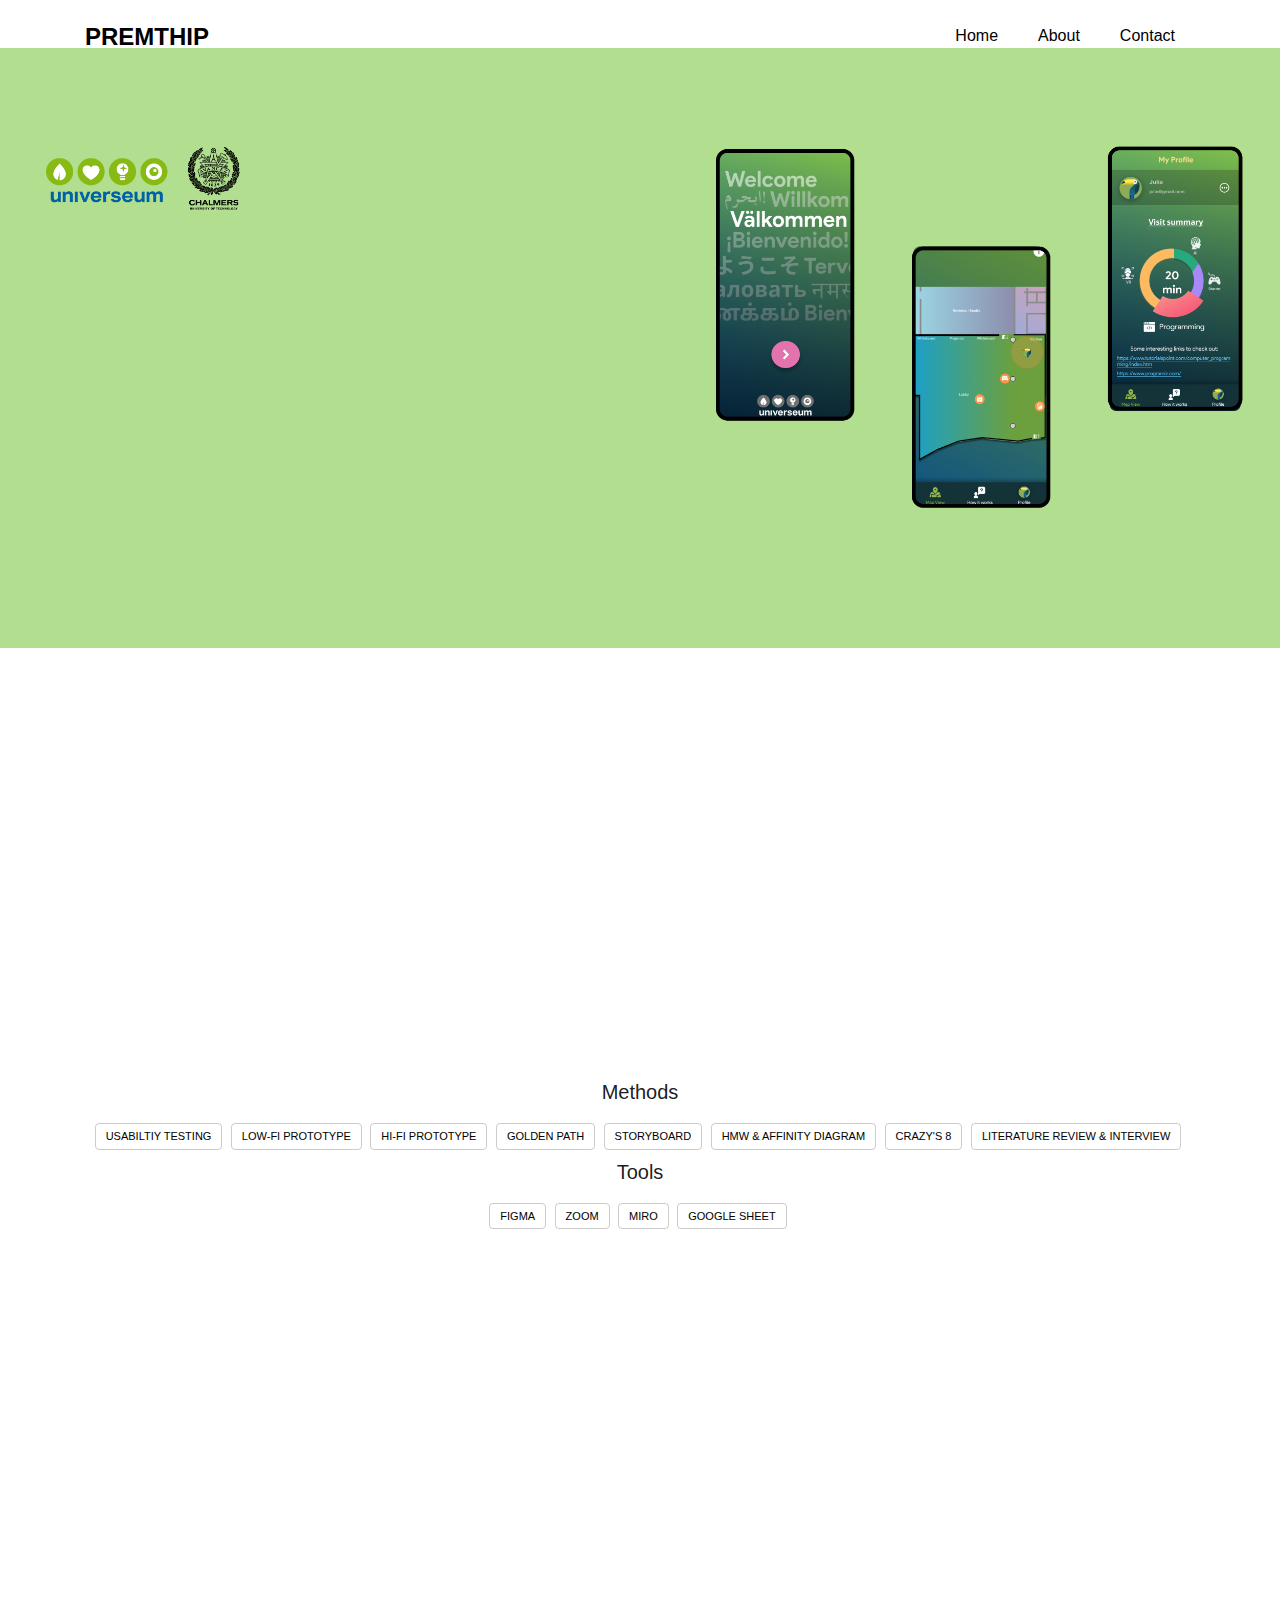
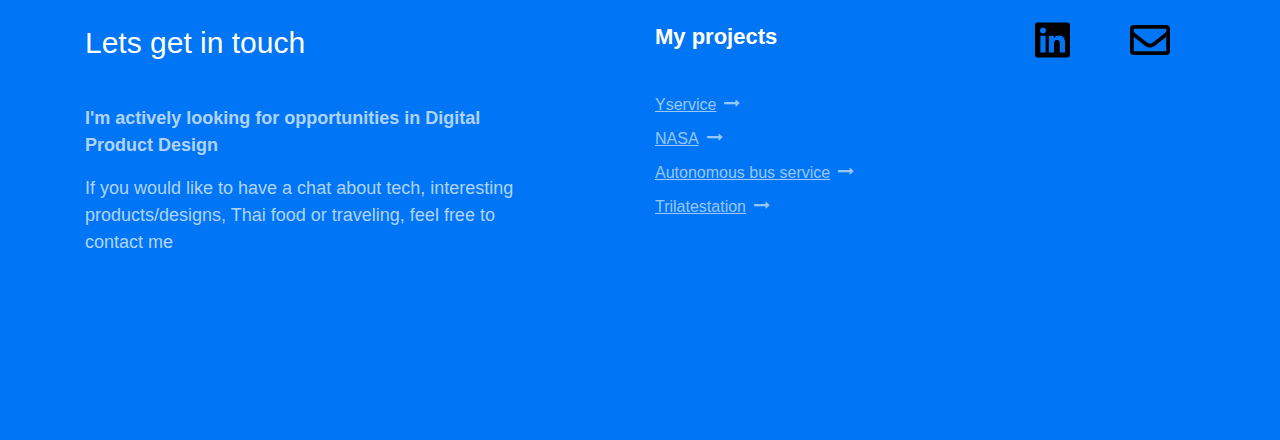
<file: tri.html>
﻿<!DOCTYPE html>
<html lang="en">
<head>
    <title>Premthip Portfolio</title>
    <meta charset="utf-8">
    <meta name="viewport" content="width=device-width, initial-scale=1, shrink-to-fit=no">

    <link href="https://fonts.googleapis.com/css?family=Poppins:100,200,300,400,500,600,700,800,900" rel="stylesheet">
    <link rel="shortcut icon" href="favicon.ico">
    <link rel="stylesheet" href="css/open-iconic-bootstrap.min.css">
    <link rel="stylesheet" href="css/animate.css">

    <link rel="stylesheet" href="css/owl.carousel.min.css">
    <link rel="stylesheet" href="css/owl.theme.default.min.css">
    <link rel="stylesheet" href="css/magnific-popup.css">

    <link rel="stylesheet" href="css/aos.css">

    <link rel="stylesheet" href="css/ionicons.min.css">

    <link rel="stylesheet" href="css/flaticon.css">
    <link rel="stylesheet" href="css/icomoon.css">
    <link rel="stylesheet" href="css/style.css">
    <link rel="stylesheet" href="css/custom.css">
</head>
<body data-spy="scroll" data-target=".site-navbar-target" data-offset="300">


    <nav class="navbar navbar-expand-lg navbar-dark ftco_navbar bg-dark ftco-navbar-light site-navbar-target" id="ftco-navbar">
        <div class="container">
            <a class="navbar-brand" href="index.html">Premthip</a>
            <button class="navbar-toggler js-fh5co-nav-toggle fh5co-nav-toggle" type="button" data-toggle="collapse" data-target="#ftco-nav" aria-controls="ftco-nav" aria-expanded="false" aria-label="Toggle navigation">
                <span class="oi oi-menu"></span> Menu
            </button>

            <div class="collapse navbar-collapse" id="ftco-nav">
                <ul class="navbar-nav nav ml-auto">
                    <li class="nav-item"><a href="index.html#home-section" class="nav-link"><span>Home</span></a></li>
                    <li class="nav-item"><a href="aboutme.html" class="nav-link"><span>About</span></a></li>
                    <li class="nav-item"><a href="mailto:premthip.yao@gmail.com" target="_blank" class="nav-link"><span>Contact</span></a></li>
                </ul>
            </div>
        </div>
    </nav>

    <section class="hero-wrap hero-wrap-2" style="background-image: url('images/trihome.png');" data-stellar-background-ratio="0.5">
        <div class="overlay"></div>
        <div class="container mb-3 mt-5">
            <div class="row no-gutters slider-text align-items-end justify-content-left mb-5">
                <div class="col-md-7 ftco-animate pb-5 mb text-left">
                    <h2 class="mb-3 mt-5 bread" style="color: black;">TrilateStation</h2>
                    <h5 style="font-weight:400; color: black;">
                        TrilateStation strives to bring virtual content into the physical science center.
                    </h5>
                    <h5 class="mb-3" style="font-weight:400; color: black;">
                        When using the Android application, visitors can use the map to locate digital material within the exhibit. By walking up to the different interaction points,
                        they could potentially play games, listen to audio guides, and learn more about the exhibits. During IDXPO, the app is used to access other groups web pages.
                    </h5>
                    <a href="tri.pdf" target="_black">Access full report</a>
                </div>
            </div>
        </div>
    </section>
    <section class="ftco-section2">
        <!--Time-->
        <div class="container">
            <div class="col-lg-12 ftco-animate">
                <div class="container">
                    <center>
                        <div class="row">
                            <div class="col-lg-4">
                                <h2>Duration</h2>
                                <h6>3 months</h6>
                                <h6>Sep 2020 - Nov 2020</h6>
                            </div>
                            <div class="col-lg-4">
                                <h2 class="mb-3">My Roles</h2>
                                <h6>User Researcher</h6>
                                <h6>UX Designer</h6>
                            </div>
                            <div class="col-lg-4">
                                <h2 class="mb-3">My team</h2>
                                <h6>Tora Bodin</h6>
                                <h6>Aditya Giridhar</h6>
                                <h6>Andreas Mathisen</h6>
                                <h6>Gustav Svensson</h6>
                                <h6>Tanvi Vidhate</h6>
                                <h6>Premthip Yaowapatsiri</h6>
                            </div>
                        </div>
                    </center>
                </div>
            </div>
        </div>
    </section>


    <section class="ftco-section">
        <!--Content-->
        <div class="container">
            <center>
                <h5 class="mb-3">Methods</h5>
                <div class="tagcloud">
                    <a class="tag-cloud-link"><font color="black">USABILTIY TESTING</font></a>
                    <a class="tag-cloud-link"><font color="black">LOW-FI PROTOTYPE</font></a>
                    <a class="tag-cloud-link"><font color="black">HI-FI PROTOTYPE</font></a>
                    <a class="tag-cloud-link"><font color="black">GOLDEN PATH</font></a>
                    <a class="tag-cloud-link"><font color="black">STORYBOARD </font></a>
                    <a class="tag-cloud-link"><font color="black">HMW & AFFINITY DIAGRAM</font></a>
                    <a class="tag-cloud-link"><font color="black">CRAZY'S 8</font></a>
                    <a class="tag-cloud-link"><font color="black">LITERATURE REVIEW & INTERVIEW</font></a>
                </div>
                <h5 class="mb-3" text-center>Tools</h5>
                <div class="tagcloud">
                    <a class="tag-cloud-link"><font color="black">FIGMA</font></a>
                    <a class="tag-cloud-link"><font color="black">ZOOM</font></a>
                    <a class="tag-cloud-link"><font color="black">MIRO</font></a>
                    <a class="tag-cloud-link"><font color="black">GOOGLE SHEET</font></a>
                </div>
            </center>
            <div class="col-lg-12 ftco-animate">
                <p class="mb-3 mt-5">
                    During the latest years, several reports have raised concerns about the fact that children in Sweden are losing interest in Science-Technology-Engineering-Mathematics (STEM) subjects as they become older.
                    Research suggests that Science Centers can help increase the amount of people picking STEM-related subjects for their higher education.
                </p>
                <h5>
                    Our team were tasked by the Science Center Universeum in Gothenburg, Sweden, to present a design that utilizes their digital platform and targets 12-16 year olds’ scientific education and under the Quantified Self theme*.

                </h5>

                <h4 class="mb-3 mt-5"><b>Process</b></h4>
                <p>
                    We applied the User Experience Design process to create a tool to spark a teenager’s interest in STEM based on their interest and the knowledge of our chosen topic. Letting user research be our guide, we brainstormed and designed multiple artifacts.
                    We then tested our ideas via showing our storyboard and interview our experts and developed a high-fidelity interactive prototype based on our findings.
                </p>
                <img width="1060" height="315" src="images/processtri.png" alt="" class="img-fluid">

                <!--------------------------------------------------Research------>

                <h4 class="mb-3 mt-5"><b>Research</b></h4>
                <!--p style="font-size: 0.889rem; text-align: left;" data-mce-style="font-size: 0.889rem; text-align: left;" data-font-size-xl="0.889rem" data-font-size-xs="0.889rem"><span class="font_q9gs960ww" style="color: rgb(41, 42, 44);" data-mce-style="color: rgb(41, 42, 44);"><a data-mce-href="https://www.congress.gov/" href="https://www.congress.gov/" target="_blank" rel="noopener">Congress.gov</a>﻿ is a website used by more than 5 million unique visitors a month and is the source of all federal legislative information such as bills, members, committees, and house &amp; senate floor proceedings. Lobbyists, political reporters, congressmen and even novice users come to this website to get accurate and the most up-to-date information on federal legislation.</span></p-->

                <div class="row">
                    <div class="col-lg-6">
                        <p>
                            User research is my main responsibility. Knowing teenager experience in the Science Center and their characteristic will help us to create a better solution.
                            However, we cannot conduct our research with our target group under a restriction.
                        </p>
                        <p>
                            Futhermore, our main target users are from different type of user which we needed to find the connection.
                            By mapping out the relationship, we discovered various of stakeholders who indirectly connect our main target together.
                        </p>
                    </div>
                    <div class="col-lg-6">
                        <img width="800" hight="200" src="images/usergroup.png" alt="" class="img-fluid">
                    </div>
                </div>
                <div class="row">
                    <div class="col-lg-6">
                        <img width="800" hight="200" src="images/methodtri.png" alt="" class="img-fluid">
                    </div>
                    <div class="col-lg-6">
                        <p>
                            Hence, researching on academic papers and interviewing experts with our questions will light our understanding
                            like: What is the teenager behavior toward the digital product? What do they do during their visit to the science center? These are some of our high level findings:
                        </p>
                    </div>
                </div>
                <!--------------------------------------------------Ideation------>
                <h4 class="mb-3 mt-5"><b>Ideation</b></h4>
                <div class="row">
                    <div class="col-lg-7">
                        <p>
                            After researching on a school curriculum and teens, we brainstormed our initial ideas which combined with a science topic, everyday life technology and a Quantified self.
                            Then we clustered it with an Affinity diagram and voted for an interesting idea. We decided to proceed with a concept that would teach teenagers about tracking technology.
                        </p>
                    </div>
                    <div class="col-lg-5">
                        <img width="360" height="115" src="images/ideatri.png" alt="" class="img-fluid">
                    </div>
                </div>
                <div class="row mb-3 mt-5">
                    <div class="col-lg-7 mb-3 mt-5">
                        <img width="560" height="315" src="images/golden.png" alt="" class="img-fluid">
                    </div>
                    <div class="col-lg-5">
                        <h4 class="mb-3 mt-5"><b>User flow</b></h4>
                        <p>
                            As we finally voted to teach a teen about tracking technology as our final idea,
                            we brainstormed how our artifact would be like in more detail,
                            which components we are needed and how we would introduce this new experience to users.
                            After that we translated our idea to user flows and golden path. Then we created HMW to find the solution of pain points we found.
                        </p>
                    </div>
                </div>
                <h5 class="mb-3 mt-5"></h5>
                <h4 class="mb-3 mt-5"><b>Final idea</b></h4>
                <img src="images/finalidea.png" alt="" class="img-fluid">

                <h4 class="mb-3 mt-5"><b>The key of exhibition success</b></h4>
                <p class="mb-3 mt-5">
                    During the ideation, we concluded that a visitors’ attention is the key to our success.
                    Our exhibit needed to be noticed. Thus, conducting a research in ideation stage  is an important step to find a key for our project.
                    In this case, I started to research about how to design a physical installation.
                </p>
                <img src="images/insightidea.png" alt="" class="img-fluid">

                <!------------------------------------------------Sketch------>

                <h4 class="mb-3 mt-5 "><b>Sketch & Storyboard</b></h4>
                <div class="row">
                    <div class="col-lg-5">
                        <img width="460" height="115" src="images/sktechidea.jpg" alt="" class="img-fluid">
                    </div>

                    <div class="col-lg-7">
                        <h5 class="mb-32 mt-52">Sketch</h5>
                        <p>
                            In the next step, I translated our design idea, together with researched data into a wireframe and a sketch of installation.
                            It was tested by explaining it within our team before moving on to a storyboard.
                        </p>
                    </div>
                </div>
                <div class="row">
                    <div class="col-lg-5">
                        <h5 class="mb-3 mt-5"> Storyboard</h5>
                        <p class="mb-32 mt-52">
                            Later on, I sketched our initial storyboard by combining all the wireframe for the Android application and the user flow.
                            This is the storyboard about the teeanger visiting the science center, curious about the technology and try the application at the exhibit.
                        </p>
                    </div>
                    <div class="col-lg-7">
                        <img src="images/storyboard.png" alt="" class="img-fluid">
                    </div>
                </div>
                <!------------------------------------------------Prototype------>
                <h4 class="mb-3 mt-5"><b>Prototype</b></h4>
                <h6 class="mb-3 mt-5"><b>Android application prototype</b></h6>
                <div class="row">

                    <div class="col-lg-5">
                        <img clas='center' width="360" height="215" src="images/tripro.png" alt="" class="img-fluid">
                    </div>
                    <div class="col-lg-7">

                        <p class="mb-32 mt-52">
                            From the feedback on the storyboard, the sketch of the wireframe was turned into a hi-fi prototype.
                            It will be used to be a part of the concept video of the project.
                        </p>
                    </div>

                </div>


                <p class="mb-3 mt-5">
                    Later on the storyboard was iterated by the result of evaluation, and polish to an animation.
                    I combined a drawing, UI mockup and the real set up at Universeum, aiming for  stakeholders to  foresee a possible future of this project.
                    We used this animation as one of our evaluation tools.
                </p>
                <center>
                    <img clas='center' width="560" height="315" src="images/prototypetri.png" alt="" class="img-fluid">
                    <iframe width="560" height="315" class='center' src="https://www.youtube.com/embed/J8M_9bGiiik" title="YouTube video player" frameborder="0" allow="accelerometer; autoplay; clipboard-write; encrypted-media; gyroscope; picture-in-picture" allowfullscreen></iframe>

                </center>

                <!-----------------------------------------------------Test--->

                <h3 class="mb-3 mt-5"><b>Evaluation</b></h3>
                <div class="row">
                    <div class="col-lg-3">
                        <h5 class="mb-32 mt-52">Expert Interview</h5>
                        <p>
                            To test our design,, the guides were shown the initial storyboard sketch and got an introduction to the idea.
                            The teenagers were showed a well craft animation and walked through with a mockup.
                            Some of our main takeaways feedback in this project are presented below.
                        </p>
                    </div>
                    <div class="col-lg-9">
                        <img src="images/testtri.png" alt="" class="img-fluid">
                    </div>
                </div>

                <h4 class="mb-3 mt-5"><b>Exhibit</b></h4>
                <p>
                    The exhibit was hosted physically at Visual Arena, Chalmers Lindholmen. Our stakeholder, Universeum has a great interesting in our project.
                    Our audiences were amazed with our solution due to our project is a framework that rely on others content.
                </p>
                <img src="images/resulttri.png" alt="" class="img-fluid">

                <!------------------------------------------------Take away-------->
                <h3 class="mb-3 mt-5"><b>Take away</b></h3>
                <p>
                    Lastly, we experienced many unexpected event and obstacle through out the end of project.
                    We have learnt valuable lessons from this project and these are what I learnt and reflected.

                </p>
                <div class="row">
                    <div class="col-lg-6">
                        <h5 class="mb-3 mt-5">Ethical concern</h5>
                        <p>
                            As we provide the visitor tracking data to Universeum, we concerned about the personal data which the consequence can be sensitive.
                        </p>
                    </div>
                    <div class="col-lg-6">
                        <h5 class="mb-3 mt-5">User research</h5>
                        <p>
                            Interviewing an expert( a guide) who works closely with teenagers is the best decision we made in the first round of user research because they knew how teenagers are when they are inside the science center and why they are there.
                            THEY ARE A TEEN EXPERT.
                        </p>
                    </div>
                </div>
                <div class="row">
                    <div class="col-lg-6">
                        <h5 class="mb-3 mt-5">Testing</h5>
                        <p>
                            We had difficulty conducting real-life testing with teenagers from the target group.
                            More time should be spent on adapting the framework to specifically fit the target group.
                        </p>
                    </div>
                    <div class="col-lg-6">
                        <h5 class="mb-3 mt-5">Ideation</h5>
                        <p>
                            We didn’t do user research in the first round of ideation which made our design shifted away from our main target.
                            However, we came back on the right track after I mentioned about this issue before the second ideation.
                        </p>
                    </div>
                </div>
                <div class="row">
                    <div class="col-lg-6">
                        <h5 class="mb-3 mt-5">Accessibility</h5>
                        <p>
                            Accessibility is one thing that I wanted to improve for this project.
                            There are many possibilities for this area such as adding a guiding voice for blinded people or language translators.
                        </p>
                    </div>
                    <div class="col-lg-6">
                        <h5 class="mb-3 mt-5">Look and feel</h5>
                        <p>
                            We concerned the comprehensibility of the animation, map design and color choices in the application
                        </p>
                    </div>
                </div>
            </div> <!-- .col-md-8 -->

        </div>
    </section> <!-- .section -->
    <footer class="ftco-footer ftco-section">
        <div class="container">
            <div class="row mb-5">
                <div class="col-lg-5">
                    <div class="ftco-footer-widget mb-4 ">
                        <h2 class="ftco-heading-2" style="font-size:30px;font-weight:400;">Lets get in  touch</h2>
                        <p style="font-size:18px;font-weight:400;"><b>I'm actively looking for opportunities in Digital Product Design</b></p>
                        <p>If you would like to have a chat about tech, interesting products/designs, Thai food or traveling, feel free to contact me</p>
                    </div>
                </div>
                <div class="col-lg-1"></div>
                <div class="col-lg-4">
                    <div class="ftco-footer-widget mb-4 ">
                        <h2 class="ftco-heading-2">My projects</h2>
                        <ul class="list-unstyled">
                            <li><a href="yservice.html"><u>Yservice</u><span class="icon-long-arrow-right ml-2"></span></a></li>
                            <li><a href="nasa.html"><u>NASA</u><span class="icon-long-arrow-right ml-2"></span></a></li>
                            <li><a href="AV.html"><u>Autonomous bus service</u><span class="icon-long-arrow-right ml-2"></span></a></li>
                            <li><a href="tri.html"><u>Trilatestation</u><span class="icon-long-arrow-right ml-2"></span></a></li>
                        </ul>
                    </div>
                </div>
                <div class="col-lg-1">
                    <a href="https://www.linkedin.com/in/premthip/" target="_blank"><img width="35" hight="35" src="images/linkedin.svg" class="img-fluid"></a>
                </div>
                <div class="col-lg-1">
                    <a href="mailto:premthip.yao@gmail.com" target="_blank"><img width="40" hight="40" src="images/email.svg" class="img-fluid"></a>
                </div>

            </div>
        </div>
    </footer>



    <!-- loader -->
    <div id="ftco-loader" class="show fullscreen"><svg class="circular" width="48px" height="48px"><circle class="path-bg" cx="24" cy="24" r="22" fill="none" stroke-width="4" stroke="#eeeeee" /><circle class="path" cx="24" cy="24" r="22" fill="none" stroke-width="4" stroke-miterlimit="10" stroke="#F96D00" /></svg></div>


    <script src="js/jquery.min.js"></script>
    <script src="js/jquery-migrate-3.0.1.min.js"></script>
    <script src="js/popper.min.js"></script>
    <script src="js/bootstrap.min.js"></script>
    <script src="js/jquery.easing.1.3.js"></script>
    <script src="js/jquery.waypoints.min.js"></script>
    <script src="js/jquery.stellar.min.js"></script>
    <script src="js/owl.carousel.min.js"></script>
    <script src="js/jquery.magnific-popup.min.js"></script>
    <script src="js/aos.js"></script>
    <script src="js/jquery.animateNumber.min.js"></script>
    <script src="js/scrollax.min.js"></script>

    <script src="js/main.js"></script>

</body>
</html>
</file>
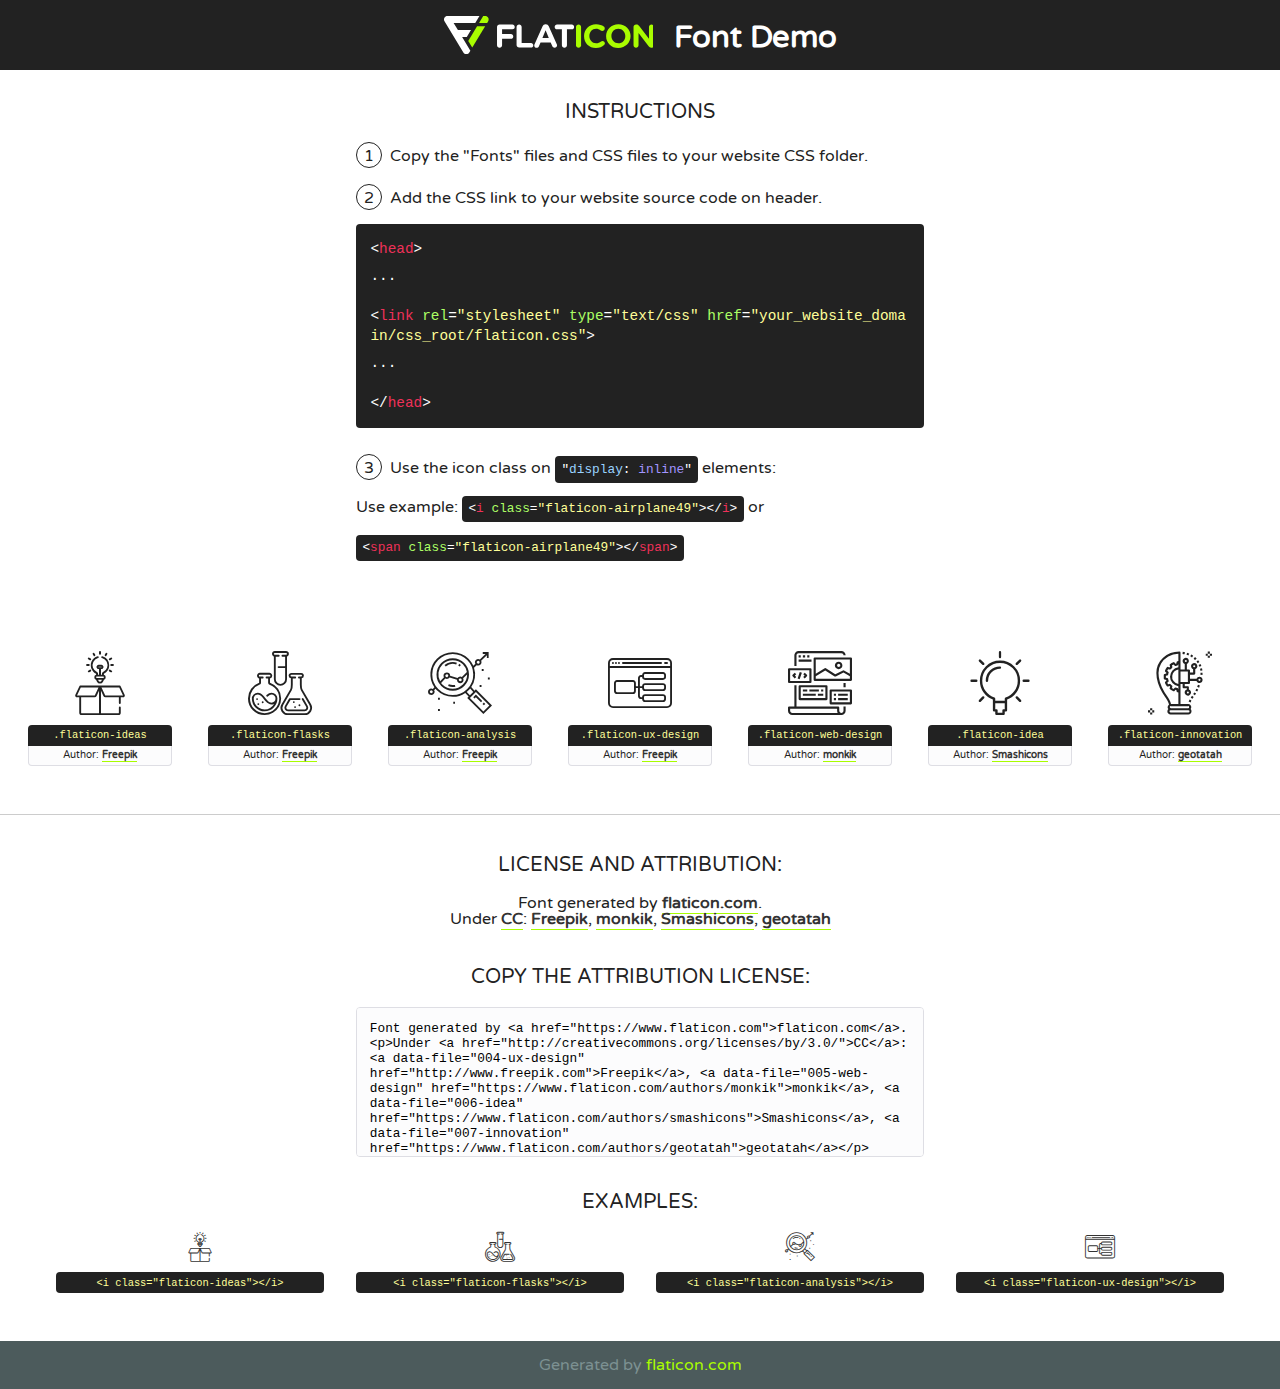
<file: fonts/flaticon/font/flaticon.html>
<!DOCTYPE html>
<!--
  Flaticon icon font: Flaticon
  Creation date: 20/03/2019 02:18
-->
<html>
<!DOCTYPE html>
<html>

<head>
    <title>Flaticon WebFont</title>
    <link href="http://fonts.googleapis.com/css?family=Varela+Round" rel="stylesheet" type="text/css" />
    <link rel="stylesheet" type="text/css" href="flaticon.css">
    <meta charset="UTF-8">
    <style>
    html, body, div, span, applet, object, iframe,
    h1, h2, h3, h4, h5, h6, p, blockquote, pre,
    a, abbr, acronym, address, big, cite, code,
    del, dfn, em, img, ins, kbd, q, s, samp,
    small, strike, strong, sub, sup, tt, var,
    b, u, i, center,
    dl, dt, dd, ol, ul, li,
    fieldset, form, label, legend,
    table, caption, tbody, tfoot, thead, tr, th, td,
    article, aside, canvas, details, embed, 
    figure, figcaption, footer, header, hgroup, 
    menu, nav, output, ruby, section, summary,
    time, mark, audio, video {
        margin: 0;
        padding: 0;
        border: 0;
        font-size: 100%;
        font: inherit;
        vertical-align: baseline;
    }
    /* HTML5 display-role reset for older browsers */
    article, aside, details, figcaption, figure, 
    footer, header, hgroup, menu, nav, section {
        display: block;
    }
    body {
        line-height: 1;
    }
    ol, ul {
        list-style: none;
    }
    blockquote, q {
        quotes: none;
    }
    blockquote:before, blockquote:after,
    q:before, q:after {
        content: '';
        content: none;
    }
    table {
        border-collapse: collapse;
        border-spacing: 0;
    }
    body {
        font-family: 'Varela Round', Helvetica, Arial, sans-serif;
        font-size: 16px;
        color: #222;
    }
    a {
        color: #333;
        border-bottom: 1px solid #a9fd00;
        font-weight: bold;
        text-decoration: none;
    }
    * {
        -moz-box-sizing: border-box;
        -webkit-box-sizing: border-box;
        box-sizing: border-box;
        margin: 0;
        padding: 0;
    }
    [class^="flaticon-"]:before, [class*=" flaticon-"]:before, [class^="flaticon-"]:after, [class*=" flaticon-"]:after {
        font-family: Flaticon;
        font-size: 30px;
        font-style: normal;
        margin-left: 20px;
        color: #333;
    }
    .wrapper {
        max-width: 600px;
        margin: auto;
        padding: 0 1em;
    }
    .title {
        font-size: 1.25em;
        text-align: center;
        margin-bottom: 1em;
        text-transform: uppercase;
    }
    header {
        text-align: center;
        background-color: #222;
        color: #fff;
        padding: 1em;
    }
    header .logo {
        width: 210px;
        height: 38px;
        display: inline-block;
        vertical-align: middle;
        margin-right: 1em;
        border: none;
    }
    header strong {
        font-size: 1.95em;
        font-weight: bold;
        vertical-align: middle;
        margin-top: 5px;
        display: inline-block;
    }
    .demo {
        margin: 2em auto;
        line-height: 1.25em;
    }
    .demo ul li {
        margin-bottom: 1em;
    }
    .demo ul li .num {
        color: #222;
        border-radius: 20px;
        display: inline-block;
        width: 26px;
        padding: 3px;
        height: 26px;
        text-align: center;
        margin-right: 0.5em;
        border: 1px solid #222;
    }
    .demo ul li code {
        background-color: #222;
        border-radius: 4px;
        padding: 0.25em 0.5em;
        display: inline-block;
        color: #fff;
        font-family: Consolas,Monaco,Lucida Console,Liberation Mono,DejaVu Sans Mono,Bitstream Vera Sans Mono,Courier New, monospace;
        font-weight: lighter;
        margin-top: 1em;
        font-size: 0.8em;
        word-break: break-all;
    }
    .demo ul li code.big {
        padding: 1em;
        font-size: 0.9em;
    }
    .demo ul li code .red {
        color: #EF3159;
    }
    .demo ul li code .green {
        color: #ACFF65;
    }
    .demo ul li code .yellow {
        color: #FFFF99;
    }
    .demo ul li code .blue {
        color: #99D3FF;
    }
    .demo ul li code .purple {
        color: #A295FF;
    }
    .demo ul li code .dots {
        margin-top: 0.5em;
        display: block;
    }
    #glyphs {
        border-bottom: 1px solid #ccc;
        padding: 2em 0;
        text-align: center;
    }
    .glyph {
        display: inline-block;
        width: 9em;
        margin: 1em;
        text-align: center;
        vertical-align: top;
        background: #FFF;
    }
    .glyph .glyph-icon {
        padding: 10px;
        display: block;
        font-family:"Flaticon";
        font-size: 64px;
        line-height: 1;
    }
    .glyph .glyph-icon:before {
        font-size: 64px;
        color: #222;
        margin-left: 0;
    }
    .class-name {
        font-size: 0.65em;
        background-color: #222;
        color: #fff;
        border-radius: 4px 4px 0 0;
        padding: 0.5em;
        color: #FFFF99;
        font-family: Consolas,Monaco,Lucida Console,Liberation Mono,DejaVu Sans Mono,Bitstream Vera Sans Mono,Courier New, monospace;
    }
    .author-name {
        font-size: 0.6em;
        background-color: #fcfcfd;
        border: 1px solid #DEDEE4;
        border-top: 0;
        border-radius: 0 0 4px 4px;
        padding: 0.5em;
    }
    .class-name:last-child {
        font-size: 10px;
        color:#888;
    }
    .class-name:last-child a {
        font-size: 10px;
        color:#555;
    }
    .class-name:last-child a:hover {
        color:#a9fd00;
    }
    .glyph > input {
        display: block;
        width: 100px;
        margin: 5px auto;
        text-align: center;
        font-size: 12px;
        cursor: text;
    }
    .glyph > input.icon-input {
        font-family:"Flaticon";
        font-size: 16px;
        margin-bottom: 10px;
    }
    .attribution .title {
        margin-top: 2em;
    }
    .attribution textarea {
        background-color: #fcfcfd;
        padding: 1em;
        border: none;
        box-shadow: none;
        border: 1px solid #DEDEE4;
        border-radius: 4px;
        resize: none;
        width: 100%;
        height: 150px;
        font-size: 0.8em;
        font-family: Consolas,Monaco,Lucida Console,Liberation Mono,DejaVu Sans Mono,Bitstream Vera Sans Mono,Courier New, monospace;
        -webkit-appearance: none;
    }
    .iconsuse {
        margin: 2em auto;
        text-align: center;
        max-width: 1200px;
    }
    .iconsuse:after {
        content: '';
        display: table;
        clear: both;
    }
    .iconsuse .image {
        float: left;
        width: 25%;
        padding: 0 1em;
    }
    .iconsuse .image p {
        margin-bottom: 1em;
    }
    .iconsuse .image span {
        display: block;
        font-size: 0.65em;
        background-color: #222;
        color: #fff;
        border-radius: 4px;
        padding: 0.5em;
        color: #FFFF99;
        margin-top: 1em;
        font-family: Consolas,Monaco,Lucida Console,Liberation Mono,DejaVu Sans Mono,Bitstream Vera Sans Mono,Courier New, monospace;
    }
    #footer {
        text-align: center;
        background-color: #4C5B5C;
        color: #7c9192;
        padding: 1em;
    }
    #footer a {
        border: none;
        color: #a9fd00;
        font-weight: normal;
    }
    @media (max-width: 960px) {
        .iconsuse .image {
            width: 50%;
        }
    }
    @media (max-width: 560px) {
        .iconsuse .image {
            width: 100%;
        }
    }
    </style>
</head>

<body class="characters-off">

    <header>
        <a href="https://www.flaticon.com" target="_blank" class="logo">
            <svg version="1.1" xmlns="http://www.w3.org/2000/svg" xmlns:xlink="http://www.w3.org/1999/xlink" xmlns:a="http://ns.adobe.com/AdobeSVGViewerExtensions/3.0/" viewBox="0 0 560.875 102.036" enable-background="new 0 0 560.875 102.036" xml:space="preserve">
                <defs>
                </defs>
                <g>
                    <g class="letters">
                        <path fill="#ffffff" d="M141.596,29.675c0-3.777,2.985-6.767,6.764-6.767h34.438c3.426,0,6.15,2.728,6.15,6.15
                        c0,3.43-2.724,6.149-6.15,6.149h-27.674v13.091h23.719c3.429,0,6.151,2.724,6.151,6.15c0,3.43-2.723,6.149-6.151,6.149h-23.719
                        v17.574c0,3.773-2.986,6.761-6.764,6.761c-3.779,0-6.764-2.989-6.764-6.761V29.675z"></path>
                        <path fill="#ffffff" d="M193.844,29.149c0-3.781,2.985-6.767,6.764-6.767c3.776,0,6.763,2.985,6.763,6.767v42.957h25.039
                        c3.426,0,6.149,2.726,6.149,6.153c0,3.425-2.723,6.15-6.149,6.15h-31.802c-3.779,0-6.764-2.986-6.764-6.768V29.149z"></path>
                        <path fill="#ffffff" d="M241.891,75.71l21.438-48.407c1.492-3.341,4.215-5.357,7.906-5.357h0.792
                        c3.686,0,6.323,2.017,7.815,5.357l21.439,48.407c0.436,0.967,0.701,1.845,0.701,2.723c0,3.602-2.809,6.501-6.414,6.501
                        c-3.161,0-5.269-1.845-6.499-4.655l-4.132-9.661h-27.059l-4.301,10.102c-1.144,2.631-3.426,4.214-6.237,4.214
                        c-3.517,0-6.24-2.81-6.24-6.325C241.1,77.64,241.451,76.677,241.891,75.71z M279.932,58.666l-8.521-20.297l-8.526,20.297H279.932
                        z"></path>
                        <path fill="#ffffff" d="M314.864,35.387H301.86c-3.429,0-6.239-2.813-6.239-6.238c0-3.429,2.811-6.24,6.239-6.24h39.533
                        c3.426,0,6.237,2.811,6.237,6.24c0,3.425-2.811,6.238-6.237,6.238h-13.001v42.785c0,3.773-2.99,6.761-6.764,6.761
                        c-3.779,0-6.764-2.989-6.764-6.761V35.387z"></path>
                        <path fill="#A9FD00" d="M352.615,29.149c0-3.781,2.985-6.767,6.767-6.767c3.774,0,6.761,2.985,6.761,6.767v49.024
                        c0,3.773-2.987,6.761-6.761,6.761c-3.781,0-6.767-2.989-6.767-6.761V29.149z"></path>
                        <path fill="#A9FD00" d="M374.132,53.836v-0.179c0-17.481,13.178-31.801,32.065-31.801c9.22,0,15.459,2.458,20.557,6.238
                        c1.402,1.054,2.637,2.985,2.637,5.357c0,3.692-2.985,6.59-6.681,6.59c-1.845,0-3.071-0.702-4.044-1.319
                        c-3.776-2.813-7.729-4.393-12.562-4.393c-10.364,0-17.831,8.611-17.831,19.154v0.173c0,10.542,7.291,19.329,17.831,19.329
                        c5.715,0,9.492-1.756,13.359-4.834c1.049-0.874,2.458-1.491,4.039-1.491c3.429,0,6.325,2.813,6.325,6.236
                        c0,2.106-1.056,3.78-2.282,4.834c-5.539,4.834-12.036,7.733-21.878,7.733C387.572,85.464,374.132,71.493,374.132,53.836z"></path>
                        <path fill="#A9FD00" d="M433.009,53.836v-0.179c0-17.481,13.79-31.801,32.766-31.801c18.981,0,32.592,14.143,32.592,31.628v0.173
                        c0,17.483-13.785,31.807-32.769,31.807C446.625,85.464,433.009,71.32,433.009,53.836z M484.224,53.836v-0.179
                        c0-10.539-7.725-19.326-18.626-19.326c-10.893,0-18.449,8.611-18.449,19.154v0.173c0,10.542,7.73,19.329,18.626,19.329
                        C476.676,72.986,484.224,64.378,484.224,53.836z"></path>
                        <path fill="#A9FD00" d="M506.233,29.321c0-3.774,2.99-6.763,6.767-6.763h1.401c3.252,0,5.183,1.583,7.029,3.953l26.093,34.265
                        V29.059c0-3.692,2.99-6.677,6.681-6.677c3.683,0,6.671,2.985,6.671,6.677v48.934c0,3.78-2.987,6.765-6.764,6.765h-0.436
                        c-3.257,0-5.188-1.581-7.034-3.953l-27.056-35.492v32.944c0,3.687-2.985,6.676-6.678,6.676c-3.683,0-6.673-2.989-6.673-6.676
                        V29.321z"></path>
                    </g>
                    <g class="insignia">
                        <path fill="#ffffff" d="M48.372,56.137h12.517l11.156-18.537H37.186L25.688,18.539h57.825L94.668,0H9.271
                        C5.925,0,2.842,1.801,1.198,4.716c-1.644,2.907-1.593,6.482,0.134,9.343l50.38,83.501c1.678,2.781,4.689,4.476,7.938,4.476
                        c3.246,0,6.257-1.695,7.935-4.476l2.898-4.804L48.372,56.137z"></path>
                        <g class="i">
                            <path fill="#A9FD00" d="M93.575,18.539h0.031v0.004l21.652,0.004l2.705-4.488c1.727-2.861,1.778-6.436,0.133-9.343
                            C116.454,1.801,113.371,0,110.026,0h-5.294L93.575,18.539z"></path>
                            <polygon fill="#A9FD00" points="88.291,27.356 64.725,66.486 75.519,84.404 109.942,27.356"></polygon>
                        </g>
                    </g>
                </g>
            </svg>
        </a>
        <strong>Font Demo</strong>
    </header>


    <section class="demo wrapper">

        <p class="title">Instructions</p>

        <ul>
            <li>
                <span class="num">1</span>Copy the "Fonts" files and CSS files to your website CSS folder.
            </li>
            <li>
                <span class="num">2</span>Add the CSS link to your website source code on header.
                <code class="big">
                    &lt;<span class="red">head</span>&gt;
                    <br/><span class="dots">...</span>
                    <br/>&lt;<span class="red">link</span> <span class="green">rel</span>=<span class="yellow">"stylesheet"</span> <span class="green">type</span>=<span class="yellow">"text/css"</span> <span class="green">href</span>=<span class="yellow">"your_website_domain/css_root/flaticon.css"</span>&gt;
                    <br/><span class="dots">...</span>
                    <br/>&lt;/<span class="red">head</span>&gt;
                </code>
            </li>

            <li>
                <p>
                    <span class="num">3</span>Use the icon class on <code>"<span class="blue">display</span>:<span class="purple"> inline</span>"</code> elements:
                    <br />
                    Use example: <code>&lt;<span class="red">i</span> <span class="green">class</span>=<span class="yellow">&quot;flaticon-airplane49&quot;</span>&gt;&lt;/<span class="red">i</span>&gt;</code> or <code>&lt;<span class="red">span</span> <span class="green">class</span>=<span class="yellow">&quot;flaticon-airplane49&quot;</span>&gt;&lt;/<span class="red">span</span>&gt;</code>
            </li>
        </ul>

    </section>




   <section id="glyphs">          
    
      
        <div class="glyph"><div class="glyph-icon flaticon-ideas"></div>
            <div class="class-name">.flaticon-ideas</div>
            <div class="author-name">Author: <a data-file="001-ideas" href="http://www.freepik.com">Freepik</a> </div> 
        </div>        
        
        <div class="glyph"><div class="glyph-icon flaticon-flasks"></div>
            <div class="class-name">.flaticon-flasks</div>
            <div class="author-name">Author: <a data-file="002-flasks" href="http://www.freepik.com">Freepik</a> </div> 
        </div>        
        
        <div class="glyph"><div class="glyph-icon flaticon-analysis"></div>
            <div class="class-name">.flaticon-analysis</div>
            <div class="author-name">Author: <a data-file="003-analysis" href="http://www.freepik.com">Freepik</a> </div> 
        </div>        
        
        <div class="glyph"><div class="glyph-icon flaticon-ux-design"></div>
            <div class="class-name">.flaticon-ux-design</div>
            <div class="author-name">Author: <a data-file="004-ux-design" href="http://www.freepik.com">Freepik</a> </div> 
        </div>        
        
        <div class="glyph"><div class="glyph-icon flaticon-web-design"></div>
            <div class="class-name">.flaticon-web-design</div>
            <div class="author-name">Author: <a data-file="005-web-design" href="https://www.flaticon.com/authors/monkik">monkik</a> </div> 
        </div>        
        
        <div class="glyph"><div class="glyph-icon flaticon-idea"></div>
            <div class="class-name">.flaticon-idea</div>
            <div class="author-name">Author: <a data-file="006-idea" href="https://www.flaticon.com/authors/smashicons">Smashicons</a> </div> 
        </div>        
        
        <div class="glyph"><div class="glyph-icon flaticon-innovation"></div>
            <div class="class-name">.flaticon-innovation</div>
            <div class="author-name">Author: <a data-file="007-innovation" href="https://www.flaticon.com/authors/geotatah">geotatah</a> </div> 
        </div>        
        

    </section>



    <section class="attribution wrapper"   style="text-align:center;">

      <div class="title">License and attribution:</div><div class="attrDiv">Font generated by <a href="https://www.flaticon.com">flaticon.com</a>. <div><p>Under <a href="http://creativecommons.org/licenses/by/3.0/">CC</a>: <a data-file="004-ux-design" href="http://www.freepik.com">Freepik</a>, <a data-file="005-web-design" href="https://www.flaticon.com/authors/monkik">monkik</a>, <a data-file="006-idea" href="https://www.flaticon.com/authors/smashicons">Smashicons</a>, <a data-file="007-innovation" href="https://www.flaticon.com/authors/geotatah">geotatah</a></p>  </div>
      </div>
      <div class="title">Copy the Attribution License:</div>

    <textarea onclick="this.focus();this.select();">Font generated by &lt;a href=&quot;https://www.flaticon.com&quot;&gt;flaticon.com&lt;/a&gt;. <p>Under <a href="http://creativecommons.org/licenses/by/3.0/">CC</a>: <a data-file="004-ux-design" href="http://www.freepik.com">Freepik</a>, <a data-file="005-web-design" href="https://www.flaticon.com/authors/monkik">monkik</a>, <a data-file="006-idea" href="https://www.flaticon.com/authors/smashicons">Smashicons</a>, <a data-file="007-innovation" href="https://www.flaticon.com/authors/geotatah">geotatah</a></p>  
     </textarea>

    </section>

    <section class="iconsuse">

          <div class="title">Examples:</div>            
             
            <div class="image">
                <p>
                    <i class="glyph-icon flaticon-ideas"></i> 
                    <span>&lt;i class=&quot;flaticon-ideas&quot;&gt;&lt;/i&gt;</span>
                </p>
            </div>
            
            <div class="image">
                <p>
                    <i class="glyph-icon flaticon-flasks"></i> 
                    <span>&lt;i class=&quot;flaticon-flasks&quot;&gt;&lt;/i&gt;</span>
                </p>
            </div>
            
            <div class="image">
                <p>
                    <i class="glyph-icon flaticon-analysis"></i> 
                    <span>&lt;i class=&quot;flaticon-analysis&quot;&gt;&lt;/i&gt;</span>
                </p>
            </div>
            
            <div class="image">
                <p>
                    <i class="glyph-icon flaticon-ux-design"></i> 
                    <span>&lt;i class=&quot;flaticon-ux-design&quot;&gt;&lt;/i&gt;</span>
                </p>
            </div>
                       
        </div>
                            
    </section>

<div id="footer">
    <div>Generated by <a href="https://www.flaticon.com">flaticon.com</a>
    </div>
</div>



</body>
</html>
</file>
<file: css/flaticon.css>
/*
  	Flaticon icon font: Flaticon
  	Creation date: 04/01/2019 13:45
  	*/


@font-face {
  font-family: "Flaticon";
  src: url("../fonts/flaticon/font/Flaticon.eot");
  src: url("../fonts/flaticon/font/Flaticon.eot?#iefix") format("embedded-opentype"),
       url("../fonts/flaticon/font/Flaticon.woff") format("woff"),
       url("../fonts/flaticon/font/Flaticon.ttf") format("truetype"),
       url("../fonts/flaticon/font/Flaticon.svg#Flaticon") format("svg");
  font-weight: normal;
  font-style: normal;
}

@media screen and (-webkit-min-device-pixel-ratio:0) {
  @font-face {
    font-family: "Flaticon";
    src: url("../fonts/flaticon/font/Flaticon.svg#Flaticon") format("svg");
  }
}

[class^="flaticon-"]:before, [class*=" flaticon-"]:before,
[class^="flaticon-"]:after, [class*=" flaticon-"]:after {   
  font-family: Flaticon;
  font-style: normal;
  font-weight: normal;
  font-variant: normal;
  text-transform: none;
  line-height: 1;

  /* Better Font Rendering =========== */
  -webkit-font-smoothing: antialiased;
  -moz-osx-font-smoothing: grayscale;
}

.flaticon-ideas:before { content: "\f100"; }
.flaticon-flasks:before { content: "\f101"; }
.flaticon-analysis:before { content: "\f102"; }
.flaticon-ux-design:before { content: "\f103"; }
.flaticon-web-design:before { content: "\f104"; }
.flaticon-idea:before { content: "\f105"; }
.flaticon-innovation:before { content: "\f106"; }
</file>
<file: css/icomoon.css>
@font-face {
  font-family: 'icomoon';
  src:  url('../fonts/icomoon/icomoon.eot?6tt51o');
  src:  url('../fonts/icomoon/icomoon.eot?6tt51o#iefix') format('embedded-opentype'),
    url('../fonts/icomoon/icomoon.ttf?6tt51o') format('truetype'),
    url('../fonts/icomoon/icomoon.woff?6tt51o') format('woff'),
    url('../fonts/icomoon/icomoon.svg?6tt51o#icomoon') format('svg');
  font-weight: normal;
  font-style: normal;
}

[class^="icon-"], [class*=" icon-"] {
  /* use !important to prevent issues with browser extensions that change fonts */
  font-family: 'icomoon' !important;
  speak: none;
  font-style: normal;
  font-weight: normal;
  font-variant: normal;
  text-transform: none;
  line-height: 1;

  /* Better Font Rendering =========== */
  -webkit-font-smoothing: antialiased;
  -moz-osx-font-smoothing: grayscale;
}

.icon-asterisk:before {
  content: "\f069";
}
.icon-plus:before {
  content: "\f067";
}
.icon-question:before {
  content: "\f128";
}
.icon-minus:before {
  content: "\f068";
}
.icon-glass:before {
  content: "\f000";
}
.icon-music:before {
  content: "\f001";
}
.icon-search:before {
  content: "\f002";
}
.icon-envelope-o:before {
  content: "\f003";
}
.icon-heart:before {
  content: "\f004";
}
.icon-star:before {
  content: "\f005";
}
.icon-star-o:before {
  content: "\f006";
}
.icon-user:before {
  content: "\f007";
}
.icon-film:before {
  content: "\f008";
}
.icon-th-large:before {
  content: "\f009";
}
.icon-th:before {
  content: "\f00a";
}
.icon-th-list:before {
  content: "\f00b";
}
.icon-check:before {
  content: "\f00c";
}
.icon-close:before {
  content: "\f00d";
}
.icon-remove:before {
  content: "\f00d";
}
.icon-times:before {
  content: "\f00d";
}
.icon-search-plus:before {
  content: "\f00e";
}
.icon-search-minus:before {
  content: "\f010";
}
.icon-power-off:before {
  content: "\f011";
}
.icon-signal:before {
  content: "\f012";
}
.icon-cog:before {
  content: "\f013";
}
.icon-gear:before {
  content: "\f013";
}
.icon-trash-o:before {
  content: "\f014";
}
.icon-home:before {
  content: "\f015";
}
.icon-file-o:before {
  content: "\f016";
}
.icon-clock-o:before {
  content: "\f017";
}
.icon-road:before {
  content: "\f018";
}
.icon-download:before {
  content: "\f019";
}
.icon-arrow-circle-o-down:before {
  content: "\f01a";
}
.icon-arrow-circle-o-up:before {
  content: "\f01b";
}
.icon-inbox:before {
  content: "\f01c";
}
.icon-play-circle-o:before {
  content: "\f01d";
}
.icon-repeat:before {
  content: "\f01e";
}
.icon-rotate-right:before {
  content: "\f01e";
}
.icon-refresh:before {
  content: "\f021";
}
.icon-list-alt:before {
  content: "\f022";
}
.icon-lock:before {
  content: "\f023";
}
.icon-flag:before {
  content: "\f024";
}
.icon-headphones:before {
  content: "\f025";
}
.icon-volume-off:before {
  content: "\f026";
}
.icon-volume-down:before {
  content: "\f027";
}
.icon-volume-up:before {
  content: "\f028";
}
.icon-qrcode:before {
  content: "\f029";
}
.icon-barcode:before {
  content: "\f02a";
}
.icon-tag:before {
  content: "\f02b";
}
.icon-tags:before {
  content: "\f02c";
}
.icon-book:before {
  content: "\f02d";
}
.icon-bookmark:before {
  content: "\f02e";
}
.icon-print:before {
  content: "\f02f";
}
.icon-camera:before {
  content: "\f030";
}
.icon-font:before {
  content: "\f031";
}
.icon-bold:before {
  content: "\f032";
}
.icon-italic:before {
  content: "\f033";
}
.icon-text-height:before {
  content: "\f034";
}
.icon-text-width:before {
  content: "\f035";
}
.icon-align-left:before {
  content: "\f036";
}
.icon-align-center:before {
  content: "\f037";
}
.icon-align-right:before {
  content: "\f038";
}
.icon-align-justify:before {
  content: "\f039";
}
.icon-list:before {
  content: "\f03a";
}
.icon-dedent:before {
  content: "\f03b";
}
.icon-outdent:before {
  content: "\f03b";
}
.icon-indent:before {
  content: "\f03c";
}
.icon-video-camera:before {
  content: "\f03d";
}
.icon-image:before {
  content: "\f03e";
}
.icon-photo:before {
  content: "\f03e";
}
.icon-picture-o:before {
  content: "\f03e";
}
.icon-pencil:before {
  content: "\f040";
}
.icon-map-marker:before {
  content: "\f041";
}
.icon-adjust:before {
  content: "\f042";
}
.icon-tint:before {
  content: "\f043";
}
.icon-edit:before {
  content: "\f044";
}
.icon-pencil-square-o:before {
  content: "\f044";
}
.icon-share-square-o:before {
  content: "\f045";
}
.icon-check-square-o:before {
  content: "\f046";
}
.icon-arrows:before {
  content: "\f047";
}
.icon-step-backward:before {
  content: "\f048";
}
.icon-fast-backward:before {
  content: "\f049";
}
.icon-backward:before {
  content: "\f04a";
}
.icon-play:before {
  content: "\f04b";
}
.icon-pause:before {
  content: "\f04c";
}
.icon-stop:before {
  content: "\f04d";
}
.icon-forward:before {
  content: "\f04e";
}
.icon-fast-forward:before {
  content: "\f050";
}
.icon-step-forward:before {
  content: "\f051";
}
.icon-eject:before {
  content: "\f052";
}
.icon-chevron-left:before {
  content: "\f053";
}
.icon-chevron-right:before {
  content: "\f054";
}
.icon-plus-circle:before {
  content: "\f055";
}
.icon-minus-circle:before {
  content: "\f056";
}
.icon-times-circle:before {
  content: "\f057";
}
.icon-check-circle:before {
  content: "\f058";
}
.icon-question-circle:before {
  content: "\f059";
}
.icon-info-circle:before {
  content: "\f05a";
}
.icon-crosshairs:before {
  content: "\f05b";
}
.icon-times-circle-o:before {
  content: "\f05c";
}
.icon-check-circle-o:before {
  content: "\f05d";
}
.icon-ban:before {
  content: "\f05e";
}
.icon-arrow-left:before {
  content: "\f060";
}
.icon-arrow-right:before {
  content: "\f061";
}
.icon-arrow-up:before {
  content: "\f062";
}
.icon-arrow-down:before {
  content: "\f063";
}
.icon-mail-forward:before {
  content: "\f064";
}
.icon-share:before {
  content: "\f064";
}
.icon-expand:before {
  content: "\f065";
}
.icon-compress:before {
  content: "\f066";
}
.icon-exclamation-circle:before {
  content: "\f06a";
}
.icon-gift:before {
  content: "\f06b";
}
.icon-leaf:before {
  content: "\f06c";
}
.icon-fire:before {
  content: "\f06d";
}
.icon-eye:before {
  content: "\f06e";
}
.icon-eye-slash:before {
  content: "\f070";
}
.icon-exclamation-triangle:before {
  content: "\f071";
}
.icon-warning:before {
  content: "\f071";
}
.icon-plane:before {
  content: "\f072";
}
.icon-calendar:before {
  content: "\f073";
}
.icon-random:before {
  content: "\f074";
}
.icon-comment:before {
  content: "\f075";
}
.icon-magnet:before {
  content: "\f076";
}
.icon-chevron-up:before {
  content: "\f077";
}
.icon-chevron-down:before {
  content: "\f078";
}
.icon-retweet:before {
  content: "\f079";
}
.icon-shopping-cart:before {
  content: "\f07a";
}
.icon-folder:before {
  content: "\f07b";
}
.icon-folder-open:before {
  content: "\f07c";
}
.icon-arrows-v:before {
  content: "\f07d";
}
.icon-arrows-h:before {
  content: "\f07e";
}
.icon-bar-chart:before {
  content: "\f080";
}
.icon-bar-chart-o:before {
  content: "\f080";
}
.icon-twitter-square:before {
  content: "\f081";
}
.icon-facebook-square:before {
  content: "\f082";
}
.icon-camera-retro:before {
  content: "\f083";
}
.icon-key:before {
  content: "\f084";
}
.icon-cogs:before {
  content: "\f085";
}
.icon-gears:before {
  content: "\f085";
}
.icon-comments:before {
  content: "\f086";
}
.icon-thumbs-o-up:before {
  content: "\f087";
}
.icon-thumbs-o-down:before {
  content: "\f088";
}
.icon-star-half:before {
  content: "\f089";
}
.icon-heart-o:before {
  content: "\f08a";
}
.icon-sign-out:before {
  content: "\f08b";
}
.icon-linkedin-square:before {
  content: "\f08c";
}
.icon-thumb-tack:before {
  content: "\f08d";
}
.icon-external-link:before {
  content: "\f08e";
}
.icon-sign-in:before {
  content: "\f090";
}
.icon-trophy:before {
  content: "\f091";
}
.icon-github-square:before {
  content: "\f092";
}
.icon-upload:before {
  content: "\f093";
}
.icon-lemon-o:before {
  content: "\f094";
}
.icon-phone:before {
  content: "\f095";
}
.icon-square-o:before {
  content: "\f096";
}
.icon-bookmark-o:before {
  content: "\f097";
}
.icon-phone-square:before {
  content: "\f098";
}
.icon-twitter:before {
  content: "\f099";
}
.icon-facebook:before {
  content: "\f09a";
}
.icon-facebook-f:before {
  content: "\f09a";
}
.icon-github:before {
  content: "\f09b";
}
.icon-unlock:before {
  content: "\f09c";
}
.icon-credit-card:before {
  content: "\f09d";
}
.icon-feed:before {
  content: "\f09e";
}
.icon-rss:before {
  content: "\f09e";
}
.icon-hdd-o:before {
  content: "\f0a0";
}
.icon-bullhorn:before {
  content: "\f0a1";
}
.icon-bell-o:before {
  content: "\f0a2";
}
.icon-certificate:before {
  content: "\f0a3";
}
.icon-hand-o-right:before {
  content: "\f0a4";
}
.icon-hand-o-left:before {
  content: "\f0a5";
}
.icon-hand-o-up:before {
  content: "\f0a6";
}
.icon-hand-o-down:before {
  content: "\f0a7";
}
.icon-arrow-circle-left:before {
  content: "\f0a8";
}
.icon-arrow-circle-right:before {
  content: "\f0a9";
}
.icon-arrow-circle-up:before {
  content: "\f0aa";
}
.icon-arrow-circle-down:before {
  content: "\f0ab";
}
.icon-globe:before {
  content: "\f0ac";
}
.icon-wrench:before {
  content: "\f0ad";
}
.icon-tasks:before {
  content: "\f0ae";
}
.icon-filter:before {
  content: "\f0b0";
}
.icon-briefcase:before {
  content: "\f0b1";
}
.icon-arrows-alt:before {
  content: "\f0b2";
}
.icon-group:before {
  content: "\f0c0";
}
.icon-users:before {
  content: "\f0c0";
}
.icon-chain:before {
  content: "\f0c1";
}
.icon-link:before {
  content: "\f0c1";
}
.icon-cloud:before {
  content: "\f0c2";
}
.icon-flask:before {
  content: "\f0c3";
}
.icon-cut:before {
  content: "\f0c4";
}
.icon-scissors:before {
  content: "\f0c4";
}
.icon-copy:before {
  content: "\f0c5";
}
.icon-files-o:before {
  content: "\f0c5";
}
.icon-paperclip:before {
  content: "\f0c6";
}
.icon-floppy-o:before {
  content: "\f0c7";
}
.icon-save:before {
  content: "\f0c7";
}
.icon-square:before {
  content: "\f0c8";
}
.icon-bars:before {
  content: "\f0c9";
}
.icon-navicon:before {
  content: "\f0c9";
}
.icon-reorder:before {
  content: "\f0c9";
}
.icon-list-ul:before {
  content: "\f0ca";
}
.icon-list-ol:before {
  content: "\f0cb";
}
.icon-strikethrough:before {
  content: "\f0cc";
}
.icon-underline:before {
  content: "\f0cd";
}
.icon-table:before {
  content: "\f0ce";
}
.icon-magic:before {
  content: "\f0d0";
}
.icon-truck:before {
  content: "\f0d1";
}
.icon-pinterest:before {
  content: "\f0d2";
}
.icon-pinterest-square:before {
  content: "\f0d3";
}
.icon-google-plus-square:before {
  content: "\f0d4";
}
.icon-google-plus:before {
  content: "\f0d5";
}
.icon-money:before {
  content: "\f0d6";
}
.icon-caret-down:before {
  content: "\f0d7";
}
.icon-caret-up:before {
  content: "\f0d8";
}
.icon-caret-left:before {
  content: "\f0d9";
}
.icon-caret-right:before {
  content: "\f0da";
}
.icon-columns:before {
  content: "\f0db";
}
.icon-sort:before {
  content: "\f0dc";
}
.icon-unsorted:before {
  content: "\f0dc";
}
.icon-sort-desc:before {
  content: "\f0dd";
}
.icon-sort-down:before {
  content: "\f0dd";
}
.icon-sort-asc:before {
  content: "\f0de";
}
.icon-sort-up:before {
  content: "\f0de";
}
.icon-envelope:before {
  content: "\f0e0";
}
.icon-linkedin:before {
  content: "\f0e1";
}
.icon-rotate-left:before {
  content: "\f0e2";
}
.icon-undo:before {
  content: "\f0e2";
}
.icon-gavel:before {
  content: "\f0e3";
}
.icon-legal:before {
  content: "\f0e3";
}
.icon-dashboard:before {
  content: "\f0e4";
}
.icon-tachometer:before {
  content: "\f0e4";
}
.icon-comment-o:before {
  content: "\f0e5";
}
.icon-comments-o:before {
  content: "\f0e6";
}
.icon-bolt:before {
  content: "\f0e7";
}
.icon-flash:before {
  content: "\f0e7";
}
.icon-sitemap:before {
  content: "\f0e8";
}
.icon-umbrella:before {
  content: "\f0e9";
}
.icon-clipboard:before {
  content: "\f0ea";
}
.icon-paste:before {
  content: "\f0ea";
}
.icon-lightbulb-o:before {
  content: "\f0eb";
}
.icon-exchange:before {
  content: "\f0ec";
}
.icon-cloud-download:before {
  content: "\f0ed";
}
.icon-cloud-upload:before {
  content: "\f0ee";
}
.icon-user-md:before {
  content: "\f0f0";
}
.icon-stethoscope:before {
  content: "\f0f1";
}
.icon-suitcase:before {
  content: "\f0f2";
}
.icon-bell:before {
  content: "\f0f3";
}
.icon-coffee:before {
  content: "\f0f4";
}
.icon-cutlery:before {
  content: "\f0f5";
}
.icon-file-text-o:before {
  content: "\f0f6";
}
.icon-building-o:before {
  content: "\f0f7";
}
.icon-hospital-o:before {
  content: "\f0f8";
}
.icon-ambulance:before {
  content: "\f0f9";
}
.icon-medkit:before {
  content: "\f0fa";
}
.icon-fighter-jet:before {
  content: "\f0fb";
}
.icon-beer:before {
  content: "\f0fc";
}
.icon-h-square:before {
  content: "\f0fd";
}
.icon-plus-square:before {
  content: "\f0fe";
}
.icon-angle-double-left:before {
  content: "\f100";
}
.icon-angle-double-right:before {
  content: "\f101";
}
.icon-angle-double-up:before {
  content: "\f102";
}
.icon-angle-double-down:before {
  content: "\f103";
}
.icon-angle-left:before {
  content: "\f104";
}
.icon-angle-right:before {
  content: "\f105";
}
.icon-angle-up:before {
  content: "\f106";
}
.icon-angle-down:before {
  content: "\f107";
}
.icon-desktop:before {
  content: "\f108";
}
.icon-laptop:before {
  content: "\f109";
}
.icon-tablet:before {
  content: "\f10a";
}
.icon-mobile:before {
  content: "\f10b";
}
.icon-mobile-phone:before {
  content: "\f10b";
}
.icon-circle-o:before {
  content: "\f10c";
}
.icon-quote-left:before {
  content: "\f10d";
}
.icon-quote-right:before {
  content: "\f10e";
}
.icon-spinner:before {
  content: "\f110";
}
.icon-circle:before {
  content: "\f111";
}
.icon-mail-reply:before {
  content: "\f112";
}
.icon-reply:before {
  content: "\f112";
}
.icon-github-alt:before {
  content: "\f113";
}
.icon-folder-o:before {
  content: "\f114";
}
.icon-folder-open-o:before {
  content: "\f115";
}
.icon-smile-o:before {
  content: "\f118";
}
.icon-frown-o:before {
  content: "\f119";
}
.icon-meh-o:before {
  content: "\f11a";
}
.icon-gamepad:before {
  content: "\f11b";
}
.icon-keyboard-o:before {
  content: "\f11c";
}
.icon-flag-o:before {
  content: "\f11d";
}
.icon-flag-checkered:before {
  content: "\f11e";
}
.icon-terminal:before {
  content: "\f120";
}
.icon-code:before {
  content: "\f121";
}
.icon-mail-reply-all:before {
  content: "\f122";
}
.icon-reply-all:before {
  content: "\f122";
}
.icon-star-half-empty:before {
  content: "\f123";
}
.icon-star-half-full:before {
  content: "\f123";
}
.icon-star-half-o:before {
  content: "\f123";
}
.icon-location-arrow:before {
  content: "\f124";
}
.icon-crop:before {
  content: "\f125";
}
.icon-code-fork:before {
  content: "\f126";
}
.icon-chain-broken:before {
  content: "\f127";
}
.icon-unlink:before {
  content: "\f127";
}
.icon-info:before {
  content: "\f129";
}
.icon-exclamation:before {
  content: "\f12a";
}
.icon-superscript:before {
  content: "\f12b";
}
.icon-subscript:before {
  content: "\f12c";
}
.icon-eraser:before {
  content: "\f12d";
}
.icon-puzzle-piece:before {
  content: "\f12e";
}
.icon-microphone:before {
  content: "\f130";
}
.icon-microphone-slash:before {
  content: "\f131";
}
.icon-shield:before {
  content: "\f132";
}
.icon-calendar-o:before {
  content: "\f133";
}
.icon-fire-extinguisher:before {
  content: "\f134";
}
.icon-rocket:before {
  content: "\f135";
}
.icon-maxcdn:before {
  content: "\f136";
}
.icon-chevron-circle-left:before {
  content: "\f137";
}
.icon-chevron-circle-right:before {
  content: "\f138";
}
.icon-chevron-circle-up:before {
  content: "\f139";
}
.icon-chevron-circle-down:before {
  content: "\f13a";
}
.icon-html5:before {
  content: "\f13b";
}
.icon-css3:before {
  content: "\f13c";
}
.icon-anchor:before {
  content: "\f13d";
}
.icon-unlock-alt:before {
  content: "\f13e";
}
.icon-bullseye:before {
  content: "\f140";
}
.icon-ellipsis-h:before {
  content: "\f141";
}
.icon-ellipsis-v:before {
  content: "\f142";
}
.icon-rss-square:before {
  content: "\f143";
}
.icon-play-circle:before {
  content: "\f144";
}
.icon-ticket:before {
  content: "\f145";
}
.icon-minus-square:before {
  content: "\f146";
}
.icon-minus-square-o:before {
  content: "\f147";
}
.icon-level-up:before {
  content: "\f148";
}
.icon-level-down:before {
  content: "\f149";
}
.icon-check-square:before {
  content: "\f14a";
}
.icon-pencil-square:before {
  content: "\f14b";
}
.icon-external-link-square:before {
  content: "\f14c";
}
.icon-share-square:before {
  content: "\f14d";
}
.icon-compass:before {
  content: "\f14e";
}
.icon-caret-square-o-down:before {
  content: "\f150";
}
.icon-toggle-down:before {
  content: "\f150";
}
.icon-caret-square-o-up:before {
  content: "\f151";
}
.icon-toggle-up:before {
  content: "\f151";
}
.icon-caret-square-o-right:before {
  content: "\f152";
}
.icon-toggle-right:before {
  content: "\f152";
}
.icon-eur:before {
  content: "\f153";
}
.icon-euro:before {
  content: "\f153";
}
.icon-gbp:before {
  content: "\f154";
}
.icon-dollar:before {
  content: "\f155";
}
.icon-usd:before {
  content: "\f155";
}
.icon-inr:before {
  content: "\f156";
}
.icon-rupee:before {
  content: "\f156";
}
.icon-cny:before {
  content: "\f157";
}
.icon-jpy:before {
  content: "\f157";
}
.icon-rmb:before {
  content: "\f157";
}
.icon-yen:before {
  content: "\f157";
}
.icon-rouble:before {
  content: "\f158";
}
.icon-rub:before {
  content: "\f158";
}
.icon-ruble:before {
  content: "\f158";
}
.icon-krw:before {
  content: "\f159";
}
.icon-won:before {
  content: "\f159";
}
.icon-bitcoin:before {
  content: "\f15a";
}
.icon-btc:before {
  content: "\f15a";
}
.icon-file:before {
  content: "\f15b";
}
.icon-file-text:before {
  content: "\f15c";
}
.icon-sort-alpha-asc:before {
  content: "\f15d";
}
.icon-sort-alpha-desc:before {
  content: "\f15e";
}
.icon-sort-amount-asc:before {
  content: "\f160";
}
.icon-sort-amount-desc:before {
  content: "\f161";
}
.icon-sort-numeric-asc:before {
  content: "\f162";
}
.icon-sort-numeric-desc:before {
  content: "\f163";
}
.icon-thumbs-up:before {
  content: "\f164";
}
.icon-thumbs-down:before {
  content: "\f165";
}
.icon-youtube-square:before {
  content: "\f166";
}
.icon-youtube:before {
  content: "\f167";
}
.icon-xing:before {
  content: "\f168";
}
.icon-xing-square:before {
  content: "\f169";
}
.icon-youtube-play:before {
  content: "\f16a";
}
.icon-dropbox:before {
  content: "\f16b";
}
.icon-stack-overflow:before {
  content: "\f16c";
}
.icon-instagram:before {
  content: "\f16d";
}
.icon-flickr:before {
  content: "\f16e";
}
.icon-adn:before {
  content: "\f170";
}
.icon-bitbucket:before {
  content: "\f171";
}
.icon-bitbucket-square:before {
  content: "\f172";
}
.icon-tumblr:before {
  content: "\f173";
}
.icon-tumblr-square:before {
  content: "\f174";
}
.icon-long-arrow-down:before {
  content: "\f175";
}
.icon-long-arrow-up:before {
  content: "\f176";
}
.icon-long-arrow-left:before {
  content: "\f177";
}
.icon-long-arrow-right:before {
  content: "\f178";
}
.icon-apple:before {
  content: "\f179";
}
.icon-windows:before {
  content: "\f17a";
}
.icon-android:before {
  content: "\f17b";
}
.icon-linux:before {
  content: "\f17c";
}
.icon-dribbble:before {
  content: "\f17d";
}
.icon-skype:before {
  content: "\f17e";
}
.icon-foursquare:before {
  content: "\f180";
}
.icon-trello:before {
  content: "\f181";
}
.icon-female:before {
  content: "\f182";
}
.icon-male:before {
  content: "\f183";
}
.icon-gittip:before {
  content: "\f184";
}
.icon-gratipay:before {
  content: "\f184";
}
.icon-sun-o:before {
  content: "\f185";
}
.icon-moon-o:before {
  content: "\f186";
}
.icon-archive:before {
  content: "\f187";
}
.icon-bug:before {
  content: "\f188";
}
.icon-vk:before {
  content: "\f189";
}
.icon-weibo:before {
  content: "\f18a";
}
.icon-renren:before {
  content: "\f18b";
}
.icon-pagelines:before {
  content: "\f18c";
}
.icon-stack-exchange:before {
  content: "\f18d";
}
.icon-arrow-circle-o-right:before {
  content: "\f18e";
}
.icon-arrow-circle-o-left:before {
  content: "\f190";
}
.icon-caret-square-o-left:before {
  content: "\f191";
}
.icon-toggle-left:before {
  content: "\f191";
}
.icon-dot-circle-o:before {
  content: "\f192";
}
.icon-wheelchair:before {
  content: "\f193";
}
.icon-vimeo-square:before {
  content: "\f194";
}
.icon-try:before {
  content: "\f195";
}
.icon-turkish-lira:before {
  content: "\f195";
}
.icon-plus-square-o:before {
  content: "\f196";
}
.icon-space-shuttle:before {
  content: "\f197";
}
.icon-slack:before {
  content: "\f198";
}
.icon-envelope-square:before {
  content: "\f199";
}
.icon-wordpress:before {
  content: "\f19a";
}
.icon-openid:before {
  content: "\f19b";
}
.icon-bank:before {
  content: "\f19c";
}
.icon-institution:before {
  content: "\f19c";
}
.icon-university:before {
  content: "\f19c";
}
.icon-graduation-cap:before {
  content: "\f19d";
}
.icon-mortar-board:before {
  content: "\f19d";
}
.icon-yahoo:before {
  content: "\f19e";
}
.icon-google:before {
  content: "\f1a0";
}
.icon-reddit:before {
  content: "\f1a1";
}
.icon-reddit-square:before {
  content: "\f1a2";
}
.icon-stumbleupon-circle:before {
  content: "\f1a3";
}
.icon-stumbleupon:before {
  content: "\f1a4";
}
.icon-delicious:before {
  content: "\f1a5";
}
.icon-digg:before {
  content: "\f1a6";
}
.icon-pied-piper-pp:before {
  content: "\f1a7";
}
.icon-pied-piper-alt:before {
  content: "\f1a8";
}
.icon-drupal:before {
  content: "\f1a9";
}
.icon-joomla:before {
  content: "\f1aa";
}
.icon-language:before {
  content: "\f1ab";
}
.icon-fax:before {
  content: "\f1ac";
}
.icon-building:before {
  content: "\f1ad";
}
.icon-child:before {
  content: "\f1ae";
}
.icon-paw:before {
  content: "\f1b0";
}
.icon-spoon:before {
  content: "\f1b1";
}
.icon-cube:before {
  content: "\f1b2";
}
.icon-cubes:before {
  content: "\f1b3";
}
.icon-behance:before {
  content: "\f1b4";
}
.icon-behance-square:before {
  content: "\f1b5";
}
.icon-steam:before {
  content: "\f1b6";
}
.icon-steam-square:before {
  content: "\f1b7";
}
.icon-recycle:before {
  content: "\f1b8";
}
.icon-automobile:before {
  content: "\f1b9";
}
.icon-car:before {
  content: "\f1b9";
}
.icon-cab:before {
  content: "\f1ba";
}
.icon-taxi:before {
  content: "\f1ba";
}
.icon-tree:before {
  content: "\f1bb";
}
.icon-spotify:before {
  content: "\f1bc";
}
.icon-deviantart:before {
  content: "\f1bd";
}
.icon-soundcloud:before {
  content: "\f1be";
}
.icon-database:before {
  content: "\f1c0";
}
.icon-file-pdf-o:before {
  content: "\f1c1";
}
.icon-file-word-o:before {
  content: "\f1c2";
}
.icon-file-excel-o:before {
  content: "\f1c3";
}
.icon-file-powerpoint-o:before {
  content: "\f1c4";
}
.icon-file-image-o:before {
  content: "\f1c5";
}
.icon-file-photo-o:before {
  content: "\f1c5";
}
.icon-file-picture-o:before {
  content: "\f1c5";
}
.icon-file-archive-o:before {
  content: "\f1c6";
}
.icon-file-zip-o:before {
  content: "\f1c6";
}
.icon-file-audio-o:before {
  content: "\f1c7";
}
.icon-file-sound-o:before {
  content: "\f1c7";
}
.icon-file-movie-o:before {
  content: "\f1c8";
}
.icon-file-video-o:before {
  content: "\f1c8";
}
.icon-file-code-o:before {
  content: "\f1c9";
}
.icon-vine:before {
  content: "\f1ca";
}
.icon-codepen:before {
  content: "\f1cb";
}
.icon-jsfiddle:before {
  content: "\f1cc";
}
.icon-life-bouy:before {
  content: "\f1cd";
}
.icon-life-buoy:before {
  content: "\f1cd";
}
.icon-life-ring:before {
  content: "\f1cd";
}
.icon-life-saver:before {
  content: "\f1cd";
}
.icon-support:before {
  content: "\f1cd";
}
.icon-circle-o-notch:before {
  content: "\f1ce";
}
.icon-ra:before {
  content: "\f1d0";
}
.icon-rebel:before {
  content: "\f1d0";
}
.icon-resistance:before {
  content: "\f1d0";
}
.icon-empire:before {
  content: "\f1d1";
}
.icon-ge:before {
  content: "\f1d1";
}
.icon-git-square:before {
  content: "\f1d2";
}
.icon-git:before {
  content: "\f1d3";
}
.icon-hacker-news:before {
  content: "\f1d4";
}
.icon-y-combinator-square:before {
  content: "\f1d4";
}
.icon-yc-square:before {
  content: "\f1d4";
}
.icon-tencent-weibo:before {
  content: "\f1d5";
}
.icon-qq:before {
  content: "\f1d6";
}
.icon-wechat:before {
  content: "\f1d7";
}
.icon-weixin:before {
  content: "\f1d7";
}
.icon-paper-plane:before {
  content: "\f1d8";
}
.icon-send:before {
  content: "\f1d8";
}
.icon-paper-plane-o:before {
  content: "\f1d9";
}
.icon-send-o:before {
  content: "\f1d9";
}
.icon-history:before {
  content: "\f1da";
}
.icon-circle-thin:before {
  content: "\f1db";
}
.icon-header:before {
  content: "\f1dc";
}
.icon-paragraph:before {
  content: "\f1dd";
}
.icon-sliders:before {
  content: "\f1de";
}
.icon-share-alt:before {
  content: "\f1e0";
}
.icon-share-alt-square:before {
  content: "\f1e1";
}
.icon-bomb:before {
  content: "\f1e2";
}
.icon-futbol-o:before {
  content: "\f1e3";
}
.icon-soccer-ball-o:before {
  content: "\f1e3";
}
.icon-tty:before {
  content: "\f1e4";
}
.icon-binoculars:before {
  content: "\f1e5";
}
.icon-plug:before {
  content: "\f1e6";
}
.icon-slideshare:before {
  content: "\f1e7";
}
.icon-twitch:before {
  content: "\f1e8";
}
.icon-yelp:before {
  content: "\f1e9";
}
.icon-newspaper-o:before {
  content: "\f1ea";
}
.icon-wifi:before {
  content: "\f1eb";
}
.icon-calculator:before {
  content: "\f1ec";
}
.icon-paypal:before {
  content: "\f1ed";
}
.icon-google-wallet:before {
  content: "\f1ee";
}
.icon-cc-visa:before {
  content: "\f1f0";
}
.icon-cc-mastercard:before {
  content: "\f1f1";
}
.icon-cc-discover:before {
  content: "\f1f2";
}
.icon-cc-amex:before {
  content: "\f1f3";
}
.icon-cc-paypal:before {
  content: "\f1f4";
}
.icon-cc-stripe:before {
  content: "\f1f5";
}
.icon-bell-slash:before {
  content: "\f1f6";
}
.icon-bell-slash-o:before {
  content: "\f1f7";
}
.icon-trash:before {
  content: "\f1f8";
}
.icon-copyright:before {
  content: "\f1f9";
}
.icon-at:before {
  content: "\f1fa";
}
.icon-eyedropper:before {
  content: "\f1fb";
}
.icon-paint-brush:before {
  content: "\f1fc";
}
.icon-birthday-cake:before {
  content: "\f1fd";
}
.icon-area-chart:before {
  content: "\f1fe";
}
.icon-pie-chart:before {
  content: "\f200";
}
.icon-line-chart:before {
  content: "\f201";
}
.icon-lastfm:before {
  content: "\f202";
}
.icon-lastfm-square:before {
  content: "\f203";
}
.icon-toggle-off:before {
  content: "\f204";
}
.icon-toggle-on:before {
  content: "\f205";
}
.icon-bicycle:before {
  content: "\f206";
}
.icon-bus:before {
  content: "\f207";
}
.icon-ioxhost:before {
  content: "\f208";
}
.icon-angellist:before {
  content: "\f209";
}
.icon-cc:before {
  content: "\f20a";
}
.icon-ils:before {
  content: "\f20b";
}
.icon-shekel:before {
  content: "\f20b";
}
.icon-sheqel:before {
  content: "\f20b";
}
.icon-meanpath:before {
  content: "\f20c";
}
.icon-buysellads:before {
  content: "\f20d";
}
.icon-connectdevelop:before {
  content: "\f20e";
}
.icon-dashcube:before {
  content: "\f210";
}
.icon-forumbee:before {
  content: "\f211";
}
.icon-leanpub:before {
  content: "\f212";
}
.icon-sellsy:before {
  content: "\f213";
}
.icon-shirtsinbulk:before {
  content: "\f214";
}
.icon-simplybuilt:before {
  content: "\f215";
}
.icon-skyatlas:before {
  content: "\f216";
}
.icon-cart-plus:before {
  content: "\f217";
}
.icon-cart-arrow-down:before {
  content: "\f218";
}
.icon-diamond:before {
  content: "\f219";
}
.icon-ship:before {
  content: "\f21a";
}
.icon-user-secret:before {
  content: "\f21b";
}
.icon-motorcycle:before {
  content: "\f21c";
}
.icon-street-view:before {
  content: "\f21d";
}
.icon-heartbeat:before {
  content: "\f21e";
}
.icon-venus:before {
  content: "\f221";
}
.icon-mars:before {
  content: "\f222";
}
.icon-mercury:before {
  content: "\f223";
}
.icon-intersex:before {
  content: "\f224";
}
.icon-transgender:before {
  content: "\f224";
}
.icon-transgender-alt:before {
  content: "\f225";
}
.icon-venus-double:before {
  content: "\f226";
}
.icon-mars-double:before {
  content: "\f227";
}
.icon-venus-mars:before {
  content: "\f228";
}
.icon-mars-stroke:before {
  content: "\f229";
}
.icon-mars-stroke-v:before {
  content: "\f22a";
}
.icon-mars-stroke-h:before {
  content: "\f22b";
}
.icon-neuter:before {
  content: "\f22c";
}
.icon-genderless:before {
  content: "\f22d";
}
.icon-facebook-official:before {
  content: "\f230";
}
.icon-pinterest-p:before {
  content: "\f231";
}
.icon-whatsapp:before {
  content: "\f232";
}
.icon-server:before {
  content: "\f233";
}
.icon-user-plus:before {
  content: "\f234";
}
.icon-user-times:before {
  content: "\f235";
}
.icon-bed:before {
  content: "\f236";
}
.icon-hotel:before {
  content: "\f236";
}
.icon-viacoin:before {
  content: "\f237";
}
.icon-train:before {
  content: "\f238";
}
.icon-subway:before {
  content: "\f239";
}
.icon-medium:before {
  content: "\f23a";
}
.icon-y-combinator:before {
  content: "\f23b";
}
.icon-yc:before {
  content: "\f23b";
}
.icon-optin-monster:before {
  content: "\f23c";
}
.icon-opencart:before {
  content: "\f23d";
}
.icon-expeditedssl:before {
  content: "\f23e";
}
.icon-battery:before {
  content: "\f240";
}
.icon-battery-4:before {
  content: "\f240";
}
.icon-battery-full:before {
  content: "\f240";
}
.icon-battery-3:before {
  content: "\f241";
}
.icon-battery-three-quarters:before {
  content: "\f241";
}
.icon-battery-2:before {
  content: "\f242";
}
.icon-battery-half:before {
  content: "\f242";
}
.icon-battery-1:before {
  content: "\f243";
}
.icon-battery-quarter:before {
  content: "\f243";
}
.icon-battery-0:before {
  content: "\f244";
}
.icon-battery-empty:before {
  content: "\f244";
}
.icon-mouse-pointer:before {
  content: "\f245";
}
.icon-i-cursor:before {
  content: "\f246";
}
.icon-object-group:before {
  content: "\f247";
}
.icon-object-ungroup:before {
  content: "\f248";
}
.icon-sticky-note:before {
  content: "\f249";
}
.icon-sticky-note-o:before {
  content: "\f24a";
}
.icon-cc-jcb:before {
  content: "\f24b";
}
.icon-cc-diners-club:before {
  content: "\f24c";
}
.icon-clone:before {
  content: "\f24d";
}
.icon-balance-scale:before {
  content: "\f24e";
}
.icon-hourglass-o:before {
  content: "\f250";
}
.icon-hourglass-1:before {
  content: "\f251";
}
.icon-hourglass-start:before {
  content: "\f251";
}
.icon-hourglass-2:before {
  content: "\f252";
}
.icon-hourglass-half:before {
  content: "\f252";
}
.icon-hourglass-3:before {
  content: "\f253";
}
.icon-hourglass-end:before {
  content: "\f253";
}
.icon-hourglass:before {
  content: "\f254";
}
.icon-hand-grab-o:before {
  content: "\f255";
}
.icon-hand-rock-o:before {
  content: "\f255";
}
.icon-hand-paper-o:before {
  content: "\f256";
}
.icon-hand-stop-o:before {
  content: "\f256";
}
.icon-hand-scissors-o:before {
  content: "\f257";
}
.icon-hand-lizard-o:before {
  content: "\f258";
}
.icon-hand-spock-o:before {
  content: "\f259";
}
.icon-hand-pointer-o:before {
  content: "\f25a";
}
.icon-hand-peace-o:before {
  content: "\f25b";
}
.icon-trademark:before {
  content: "\f25c";
}
.icon-registered:before {
  content: "\f25d";
}
.icon-creative-commons:before {
  content: "\f25e";
}
.icon-gg:before {
  content: "\f260";
}
.icon-gg-circle:before {
  content: "\f261";
}
.icon-tripadvisor:before {
  content: "\f262";
}
.icon-odnoklassniki:before {
  content: "\f263";
}
.icon-odnoklassniki-square:before {
  content: "\f264";
}
.icon-get-pocket:before {
  content: "\f265";
}
.icon-wikipedia-w:before {
  content: "\f266";
}
.icon-safari:before {
  content: "\f267";
}
.icon-chrome:before {
  content: "\f268";
}
.icon-firefox:before {
  content: "\f269";
}
.icon-opera:before {
  content: "\f26a";
}
.icon-internet-explorer:before {
  content: "\f26b";
}
.icon-television:before {
  content: "\f26c";
}
.icon-tv:before {
  content: "\f26c";
}
.icon-contao:before {
  content: "\f26d";
}
.icon-500px:before {
  content: "\f26e";
}
.icon-amazon:before {
  content: "\f270";
}
.icon-calendar-plus-o:before {
  content: "\f271";
}
.icon-calendar-minus-o:before {
  content: "\f272";
}
.icon-calendar-times-o:before {
  content: "\f273";
}
.icon-calendar-check-o:before {
  content: "\f274";
}
.icon-industry:before {
  content: "\f275";
}
.icon-map-pin:before {
  content: "\f276";
}
.icon-map-signs:before {
  content: "\f277";
}
.icon-map-o:before {
  content: "\f278";
}
.icon-map:before {
  content: "\f279";
}
.icon-commenting:before {
  content: "\f27a";
}
.icon-commenting-o:before {
  content: "\f27b";
}
.icon-houzz:before {
  content: "\f27c";
}
.icon-vimeo:before {
  content: "\f27d";
}
.icon-black-tie:before {
  content: "\f27e";
}
.icon-fonticons:before {
  content: "\f280";
}
.icon-reddit-alien:before {
  content: "\f281";
}
.icon-edge:before {
  content: "\f282";
}
.icon-credit-card-alt:before {
  content: "\f283";
}
.icon-codiepie:before {
  content: "\f284";
}
.icon-modx:before {
  content: "\f285";
}
.icon-fort-awesome:before {
  content: "\f286";
}
.icon-usb:before {
  content: "\f287";
}
.icon-product-hunt:before {
  content: "\f288";
}
.icon-mixcloud:before {
  content: "\f289";
}
.icon-scribd:before {
  content: "\f28a";
}
.icon-pause-circle:before {
  content: "\f28b";
}
.icon-pause-circle-o:before {
  content: "\f28c";
}
.icon-stop-circle:before {
  content: "\f28d";
}
.icon-stop-circle-o:before {
  content: "\f28e";
}
.icon-shopping-bag:before {
  content: "\f290";
}
.icon-shopping-basket:before {
  content: "\f291";
}
.icon-hashtag:before {
  content: "\f292";
}
.icon-bluetooth:before {
  content: "\f293";
}
.icon-bluetooth-b:before {
  content: "\f294";
}
.icon-percent:before {
  content: "\f295";
}
.icon-gitlab:before {
  content: "\f296";
}
.icon-wpbeginner:before {
  content: "\f297";
}
.icon-wpforms:before {
  content: "\f298";
}
.icon-envira:before {
  content: "\f299";
}
.icon-universal-access:before {
  content: "\f29a";
}
.icon-wheelchair-alt:before {
  content: "\f29b";
}
.icon-question-circle-o:before {
  content: "\f29c";
}
.icon-blind:before {
  content: "\f29d";
}
.icon-audio-description:before {
  content: "\f29e";
}
.icon-volume-control-phone:before {
  content: "\f2a0";
}
.icon-braille:before {
  content: "\f2a1";
}
.icon-assistive-listening-systems:before {
  content: "\f2a2";
}
.icon-american-sign-language-interpreting:before {
  content: "\f2a3";
}
.icon-asl-interpreting:before {
  content: "\f2a3";
}
.icon-deaf:before {
  content: "\f2a4";
}
.icon-deafness:before {
  content: "\f2a4";
}
.icon-hard-of-hearing:before {
  content: "\f2a4";
}
.icon-glide:before {
  content: "\f2a5";
}
.icon-glide-g:before {
  content: "\f2a6";
}
.icon-sign-language:before {
  content: "\f2a7";
}
.icon-signing:before {
  content: "\f2a7";
}
.icon-low-vision:before {
  content: "\f2a8";
}
.icon-viadeo:before {
  content: "\f2a9";
}
.icon-viadeo-square:before {
  content: "\f2aa";
}
.icon-snapchat:before {
  content: "\f2ab";
}
.icon-snapchat-ghost:before {
  content: "\f2ac";
}
.icon-snapchat-square:before {
  content: "\f2ad";
}
.icon-pied-piper:before {
  content: "\f2ae";
}
.icon-first-order:before {
  content: "\f2b0";
}
.icon-yoast:before {
  content: "\f2b1";
}
.icon-themeisle:before {
  content: "\f2b2";
}
.icon-google-plus-circle:before {
  content: "\f2b3";
}
.icon-google-plus-official:before {
  content: "\f2b3";
}
.icon-fa:before {
  content: "\f2b4";
}
.icon-font-awesome:before {
  content: "\f2b4";
}
.icon-handshake-o:before {
  content: "\f2b5";
}
.icon-envelope-open:before {
  content: "\f2b6";
}
.icon-envelope-open-o:before {
  content: "\f2b7";
}
.icon-linode:before {
  content: "\f2b8";
}
.icon-address-book:before {
  content: "\f2b9";
}
.icon-address-book-o:before {
  content: "\f2ba";
}
.icon-address-card:before {
  content: "\f2bb";
}
.icon-vcard:before {
  content: "\f2bb";
}
.icon-address-card-o:before {
  content: "\f2bc";
}
.icon-vcard-o:before {
  content: "\f2bc";
}
.icon-user-circle:before {
  content: "\f2bd";
}
.icon-user-circle-o:before {
  content: "\f2be";
}
.icon-user-o:before {
  content: "\f2c0";
}
.icon-id-badge:before {
  content: "\f2c1";
}
.icon-drivers-license:before {
  content: "\f2c2";
}
.icon-id-card:before {
  content: "\f2c2";
}
.icon-drivers-license-o:before {
  content: "\f2c3";
}
.icon-id-card-o:before {
  content: "\f2c3";
}
.icon-quora:before {
  content: "\f2c4";
}
.icon-free-code-camp:before {
  content: "\f2c5";
}
.icon-telegram:before {
  content: "\f2c6";
}
.icon-thermometer:before {
  content: "\f2c7";
}
.icon-thermometer-4:before {
  content: "\f2c7";
}
.icon-thermometer-full:before {
  content: "\f2c7";
}
.icon-thermometer-3:before {
  content: "\f2c8";
}
.icon-thermometer-three-quarters:before {
  content: "\f2c8";
}
.icon-thermometer-2:before {
  content: "\f2c9";
}
.icon-thermometer-half:before {
  content: "\f2c9";
}
.icon-thermometer-1:before {
  content: "\f2ca";
}
.icon-thermometer-quarter:before {
  content: "\f2ca";
}
.icon-thermometer-0:before {
  content: "\f2cb";
}
.icon-thermometer-empty:before {
  content: "\f2cb";
}
.icon-shower:before {
  content: "\f2cc";
}
.icon-bath:before {
  content: "\f2cd";
}
.icon-bathtub:before {
  content: "\f2cd";
}
.icon-s15:before {
  content: "\f2cd";
}
.icon-podcast:before {
  content: "\f2ce";
}
.icon-window-maximize:before {
  content: "\f2d0";
}
.icon-window-minimize:before {
  content: "\f2d1";
}
.icon-window-restore:before {
  content: "\f2d2";
}
.icon-times-rectangle:before {
  content: "\f2d3";
}
.icon-window-close:before {
  content: "\f2d3";
}
.icon-times-rectangle-o:before {
  content: "\f2d4";
}
.icon-window-close-o:before {
  content: "\f2d4";
}
.icon-bandcamp:before {
  content: "\f2d5";
}
.icon-grav:before {
  content: "\f2d6";
}
.icon-etsy:before {
  content: "\f2d7";
}
.icon-imdb:before {
  content: "\f2d8";
}
.icon-ravelry:before {
  content: "\f2d9";
}
.icon-eercast:before {
  content: "\f2da";
}
.icon-microchip:before {
  content: "\f2db";
}
.icon-snowflake-o:before {
  content: "\f2dc";
}
.icon-superpowers:before {
  content: "\f2dd";
}
.icon-wpexplorer:before {
  content: "\f2de";
}
.icon-meetup:before {
  content: "\f2e0";
}
.icon-3d_rotation:before {
  content: "\e84d";
}
.icon-ac_unit:before {
  content: "\eb3b";
}
.icon-alarm:before {
  content: "\e855";
}
.icon-access_alarms:before {
  content: "\e191";
}
.icon-schedule:before {
  content: "\e8b5";
}
.icon-accessibility:before {
  content: "\e84e";
}
.icon-accessible:before {
  content: "\e914";
}
.icon-account_balance:before {
  content: "\e84f";
}
.icon-account_balance_wallet:before {
  content: "\e850";
}
.icon-account_box:before {
  content: "\e851";
}
.icon-account_circle:before {
  content: "\e853";
}
.icon-adb:before {
  content: "\e60e";
}
.icon-add:before {
  content: "\e145";
}
.icon-add_a_photo:before {
  content: "\e439";
}
.icon-alarm_add:before {
  content: "\e856";
}
.icon-add_alert:before {
  content: "\e003";
}
.icon-add_box:before {
  content: "\e146";
}
.icon-add_circle:before {
  content: "\e147";
}
.icon-control_point:before {
  content: "\e3ba";
}
.icon-add_location:before {
  content: "\e567";
}
.icon-add_shopping_cart:before {
  content: "\e854";
}
.icon-queue:before {
  content: "\e03c";
}
.icon-add_to_queue:before {
  content: "\e05c";
}
.icon-adjust2:before {
  content: "\e39e";
}
.icon-airline_seat_flat:before {
  content: "\e630";
}
.icon-airline_seat_flat_angled:before {
  content: "\e631";
}
.icon-airline_seat_individual_suite:before {
  content: "\e632";
}
.icon-airline_seat_legroom_extra:before {
  content: "\e633";
}
.icon-airline_seat_legroom_normal:before {
  content: "\e634";
}
.icon-airline_seat_legroom_reduced:before {
  content: "\e635";
}
.icon-airline_seat_recline_extra:before {
  content: "\e636";
}
.icon-airline_seat_recline_normal:before {
  content: "\e637";
}
.icon-flight:before {
  content: "\e539";
}
.icon-airplanemode_inactive:before {
  content: "\e194";
}
.icon-airplay:before {
  content: "\e055";
}
.icon-airport_shuttle:before {
  content: "\eb3c";
}
.icon-alarm_off:before {
  content: "\e857";
}
.icon-alarm_on:before {
  content: "\e858";
}
.icon-album:before {
  content: "\e019";
}
.icon-all_inclusive:before {
  content: "\eb3d";
}
.icon-all_out:before {
  content: "\e90b";
}
.icon-android2:before {
  content: "\e859";
}
.icon-announcement:before {
  content: "\e85a";
}
.icon-apps:before {
  content: "\e5c3";
}
.icon-archive2:before {
  content: "\e149";
}
.icon-arrow_back:before {
  content: "\e5c4";
}
.icon-arrow_downward:before {
  content: "\e5db";
}
.icon-arrow_drop_down:before {
  content: "\e5c5";
}
.icon-arrow_drop_down_circle:before {
  content: "\e5c6";
}
.icon-arrow_drop_up:before {
  content: "\e5c7";
}
.icon-arrow_forward:before {
  content: "\e5c8";
}
.icon-arrow_upward:before {
  content: "\e5d8";
}
.icon-art_track:before {
  content: "\e060";
}
.icon-aspect_ratio:before {
  content: "\e85b";
}
.icon-poll:before {
  content: "\e801";
}
.icon-assignment:before {
  content: "\e85d";
}
.icon-assignment_ind:before {
  content: "\e85e";
}
.icon-assignment_late:before {
  content: "\e85f";
}
.icon-assignment_return:before {
  content: "\e860";
}
.icon-assignment_returned:before {
  content: "\e861";
}
.icon-assignment_turned_in:before {
  content: "\e862";
}
.icon-assistant:before {
  content: "\e39f";
}
.icon-flag2:before {
  content: "\e153";
}
.icon-attach_file:before {
  content: "\e226";
}
.icon-attach_money:before {
  content: "\e227";
}
.icon-attachment:before {
  content: "\e2bc";
}
.icon-audiotrack:before {
  content: "\e3a1";
}
.icon-autorenew:before {
  content: "\e863";
}
.icon-av_timer:before {
  content: "\e01b";
}
.icon-backspace:before {
  content: "\e14a";
}
.icon-cloud_upload:before {
  content: "\e2c3";
}
.icon-battery_alert:before {
  content: "\e19c";
}
.icon-battery_charging_full:before {
  content: "\e1a3";
}
.icon-battery_std:before {
  content: "\e1a5";
}
.icon-battery_unknown:before {
  content: "\e1a6";
}
.icon-beach_access:before {
  content: "\eb3e";
}
.icon-beenhere:before {
  content: "\e52d";
}
.icon-block:before {
  content: "\e14b";
}
.icon-bluetooth2:before {
  content: "\e1a7";
}
.icon-bluetooth_searching:before {
  content: "\e1aa";
}
.icon-bluetooth_connected:before {
  content: "\e1a8";
}
.icon-bluetooth_disabled:before {
  content: "\e1a9";
}
.icon-blur_circular:before {
  content: "\e3a2";
}
.icon-blur_linear:before {
  content: "\e3a3";
}
.icon-blur_off:before {
  content: "\e3a4";
}
.icon-blur_on:before {
  content: "\e3a5";
}
.icon-class:before {
  content: "\e86e";
}
.icon-turned_in:before {
  content: "\e8e6";
}
.icon-turned_in_not:before {
  content: "\e8e7";
}
.icon-border_all:before {
  content: "\e228";
}
.icon-border_bottom:before {
  content: "\e229";
}
.icon-border_clear:before {
  content: "\e22a";
}
.icon-border_color:before {
  content: "\e22b";
}
.icon-border_horizontal:before {
  content: "\e22c";
}
.icon-border_inner:before {
  content: "\e22d";
}
.icon-border_left:before {
  content: "\e22e";
}
.icon-border_outer:before {
  content: "\e22f";
}
.icon-border_right:before {
  content: "\e230";
}
.icon-border_style:before {
  content: "\e231";
}
.icon-border_top:before {
  content: "\e232";
}
.icon-border_vertical:before {
  content: "\e233";
}
.icon-branding_watermark:before {
  content: "\e06b";
}
.icon-brightness_1:before {
  content: "\e3a6";
}
.icon-brightness_2:before {
  content: "\e3a7";
}
.icon-brightness_3:before {
  content: "\e3a8";
}
.icon-brightness_4:before {
  content: "\e3a9";
}
.icon-brightness_low:before {
  content: "\e1ad";
}
.icon-brightness_medium:before {
  content: "\e1ae";
}
.icon-brightness_high:before {
  content: "\e1ac";
}
.icon-brightness_auto:before {
  content: "\e1ab";
}
.icon-broken_image:before {
  content: "\e3ad";
}
.icon-brush:before {
  content: "\e3ae";
}
.icon-bubble_chart:before {
  content: "\e6dd";
}
.icon-bug_report:before {
  content: "\e868";
}
.icon-build:before {
  content: "\e869";
}
.icon-burst_mode:before {
  content: "\e43c";
}
.icon-domain:before {
  content: "\e7ee";
}
.icon-business_center:before {
  content: "\eb3f";
}
.icon-cached:before {
  content: "\e86a";
}
.icon-cake:before {
  content: "\e7e9";
}
.icon-phone2:before {
  content: "\e0cd";
}
.icon-call_end:before {
  content: "\e0b1";
}
.icon-call_made:before {
  content: "\e0b2";
}
.icon-merge_type:before {
  content: "\e252";
}
.icon-call_missed:before {
  content: "\e0b4";
}
.icon-call_missed_outgoing:before {
  content: "\e0e4";
}
.icon-call_received:before {
  content: "\e0b5";
}
.icon-call_split:before {
  content: "\e0b6";
}
.icon-call_to_action:before {
  content: "\e06c";
}
.icon-camera2:before {
  content: "\e3af";
}
.icon-photo_camera:before {
  content: "\e412";
}
.icon-camera_enhance:before {
  content: "\e8fc";
}
.icon-camera_front:before {
  content: "\e3b1";
}
.icon-camera_rear:before {
  content: "\e3b2";
}
.icon-camera_roll:before {
  content: "\e3b3";
}
.icon-cancel:before {
  content: "\e5c9";
}
.icon-redeem:before {
  content: "\e8b1";
}
.icon-card_membership:before {
  content: "\e8f7";
}
.icon-card_travel:before {
  content: "\e8f8";
}
.icon-casino:before {
  content: "\eb40";
}
.icon-cast:before {
  content: "\e307";
}
.icon-cast_connected:before {
  content: "\e308";
}
.icon-center_focus_strong:before {
  content: "\e3b4";
}
.icon-center_focus_weak:before {
  content: "\e3b5";
}
.icon-change_history:before {
  content: "\e86b";
}
.icon-chat:before {
  content: "\e0b7";
}
.icon-chat_bubble:before {
  content: "\e0ca";
}
.icon-chat_bubble_outline:before {
  content: "\e0cb";
}
.icon-check2:before {
  content: "\e5ca";
}
.icon-check_box:before {
  content: "\e834";
}
.icon-check_box_outline_blank:before {
  content: "\e835";
}
.icon-check_circle:before {
  content: "\e86c";
}
.icon-navigate_before:before {
  content: "\e408";
}
.icon-navigate_next:before {
  content: "\e409";
}
.icon-child_care:before {
  content: "\eb41";
}
.icon-child_friendly:before {
  content: "\eb42";
}
.icon-chrome_reader_mode:before {
  content: "\e86d";
}
.icon-close2:before {
  content: "\e5cd";
}
.icon-clear_all:before {
  content: "\e0b8";
}
.icon-closed_caption:before {
  content: "\e01c";
}
.icon-wb_cloudy:before {
  content: "\e42d";
}
.icon-cloud_circle:before {
  content: "\e2be";
}
.icon-cloud_done:before {
  content: "\e2bf";
}
.icon-cloud_download:before {
  content: "\e2c0";
}
.icon-cloud_off:before {
  content: "\e2c1";
}
.icon-cloud_queue:before {
  content: "\e2c2";
}
.icon-code2:before {
  content: "\e86f";
}
.icon-photo_library:before {
  content: "\e413";
}
.icon-collections_bookmark:before {
  content: "\e431";
}
.icon-palette:before {
  content: "\e40a";
}
.icon-colorize:before {
  content: "\e3b8";
}
.icon-comment2:before {
  content: "\e0b9";
}
.icon-compare:before {
  content: "\e3b9";
}
.icon-compare_arrows:before {
  content: "\e915";
}
.icon-laptop2:before {
  content: "\e31e";
}
.icon-confirmation_number:before {
  content: "\e638";
}
.icon-contact_mail:before {
  content: "\e0d0";
}
.icon-contact_phone:before {
  content: "\e0cf";
}
.icon-contacts:before {
  content: "\e0ba";
}
.icon-content_copy:before {
  content: "\e14d";
}
.icon-content_cut:before {
  content: "\e14e";
}
.icon-content_paste:before {
  content: "\e14f";
}
.icon-control_point_duplicate:before {
  content: "\e3bb";
}
.icon-copyright2:before {
  content: "\e90c";
}
.icon-mode_edit:before {
  content: "\e254";
}
.icon-create_new_folder:before {
  content: "\e2cc";
}
.icon-payment:before {
  content: "\e8a1";
}
.icon-crop2:before {
  content: "\e3be";
}
.icon-crop_16_9:before {
  content: "\e3bc";
}
.icon-crop_3_2:before {
  content: "\e3bd";
}
.icon-crop_landscape:before {
  content: "\e3c3";
}
.icon-crop_7_5:before {
  content: "\e3c0";
}
.icon-crop_din:before {
  content: "\e3c1";
}
.icon-crop_free:before {
  content: "\e3c2";
}
.icon-crop_original:before {
  content: "\e3c4";
}
.icon-crop_portrait:before {
  content: "\e3c5";
}
.icon-crop_rotate:before {
  content: "\e437";
}
.icon-crop_square:before {
  content: "\e3c6";
}
.icon-dashboard2:before {
  content: "\e871";
}
.icon-data_usage:before {
  content: "\e1af";
}
.icon-date_range:before {
  content: "\e916";
}
.icon-dehaze:before {
  content: "\e3c7";
}
.icon-delete:before {
  content: "\e872";
}
.icon-delete_forever:before {
  content: "\e92b";
}
.icon-delete_sweep:before {
  content: "\e16c";
}
.icon-description:before {
  content: "\e873";
}
.icon-desktop_mac:before {
  content: "\e30b";
}
.icon-desktop_windows:before {
  content: "\e30c";
}
.icon-details:before {
  content: "\e3c8";
}
.icon-developer_board:before {
  content: "\e30d";
}
.icon-developer_mode:before {
  content: "\e1b0";
}
.icon-device_hub:before {
  content: "\e335";
}
.icon-phonelink:before {
  content: "\e326";
}
.icon-devices_other:before {
  content: "\e337";
}
.icon-dialer_sip:before {
  content: "\e0bb";
}
.icon-dialpad:before {
  content: "\e0bc";
}
.icon-directions:before {
  content: "\e52e";
}
.icon-directions_bike:before {
  content: "\e52f";
}
.icon-directions_boat:before {
  content: "\e532";
}
.icon-directions_bus:before {
  content: "\e530";
}
.icon-directions_car:before {
  content: "\e531";
}
.icon-directions_railway:before {
  content: "\e534";
}
.icon-directions_run:before {
  content: "\e566";
}
.icon-directions_transit:before {
  content: "\e535";
}
.icon-directions_walk:before {
  content: "\e536";
}
.icon-disc_full:before {
  content: "\e610";
}
.icon-dns:before {
  content: "\e875";
}
.icon-not_interested:before {
  content: "\e033";
}
.icon-do_not_disturb_alt:before {
  content: "\e611";
}
.icon-do_not_disturb_off:before {
  content: "\e643";
}
.icon-remove_circle:before {
  content: "\e15c";
}
.icon-dock:before {
  content: "\e30e";
}
.icon-done:before {
  content: "\e876";
}
.icon-done_all:before {
  content: "\e877";
}
.icon-donut_large:before {
  content: "\e917";
}
.icon-donut_small:before {
  content: "\e918";
}
.icon-drafts:before {
  content: "\e151";
}
.icon-drag_handle:before {
  content: "\e25d";
}
.icon-time_to_leave:before {
  content: "\e62c";
}
.icon-dvr:before {
  content: "\e1b2";
}
.icon-edit_location:before {
  content: "\e568";
}
.icon-eject2:before {
  content: "\e8fb";
}
.icon-markunread:before {
  content: "\e159";
}
.icon-enhanced_encryption:before {
  content: "\e63f";
}
.icon-equalizer:before {
  content: "\e01d";
}
.icon-error:before {
  content: "\e000";
}
.icon-error_outline:before {
  content: "\e001";
}
.icon-euro_symbol:before {
  content: "\e926";
}
.icon-ev_station:before {
  content: "\e56d";
}
.icon-insert_invitation:before {
  content: "\e24f";
}
.icon-event_available:before {
  content: "\e614";
}
.icon-event_busy:before {
  content: "\e615";
}
.icon-event_note:before {
  content: "\e616";
}
.icon-event_seat:before {
  content: "\e903";
}
.icon-exit_to_app:before {
  content: "\e879";
}
.icon-expand_less:before {
  content: "\e5ce";
}
.icon-expand_more:before {
  content: "\e5cf";
}
.icon-explicit:before {
  content: "\e01e";
}
.icon-explore:before {
  content: "\e87a";
}
.icon-exposure:before {
  content: "\e3ca";
}
.icon-exposure_neg_1:before {
  content: "\e3cb";
}
.icon-exposure_neg_2:before {
  content: "\e3cc";
}
.icon-exposure_plus_1:before {
  content: "\e3cd";
}
.icon-exposure_plus_2:before {
  content: "\e3ce";
}
.icon-exposure_zero:before {
  content: "\e3cf";
}
.icon-extension:before {
  content: "\e87b";
}
.icon-face:before {
  content: "\e87c";
}
.icon-fast_forward:before {
  content: "\e01f";
}
.icon-fast_rewind:before {
  content: "\e020";
}
.icon-favorite:before {
  content: "\e87d";
}
.icon-favorite_border:before {
  content: "\e87e";
}
.icon-featured_play_list:before {
  content: "\e06d";
}
.icon-featured_video:before {
  content: "\e06e";
}
.icon-sms_failed:before {
  content: "\e626";
}
.icon-fiber_dvr:before {
  content: "\e05d";
}
.icon-fiber_manual_record:before {
  content: "\e061";
}
.icon-fiber_new:before {
  content: "\e05e";
}
.icon-fiber_pin:before {
  content: "\e06a";
}
.icon-fiber_smart_record:before {
  content: "\e062";
}
.icon-get_app:before {
  content: "\e884";
}
.icon-file_upload:before {
  content: "\e2c6";
}
.icon-filter2:before {
  content: "\e3d3";
}
.icon-filter_1:before {
  content: "\e3d0";
}
.icon-filter_2:before {
  content: "\e3d1";
}
.icon-filter_3:before {
  content: "\e3d2";
}
.icon-filter_4:before {
  content: "\e3d4";
}
.icon-filter_5:before {
  content: "\e3d5";
}
.icon-filter_6:before {
  content: "\e3d6";
}
.icon-filter_7:before {
  content: "\e3d7";
}
.icon-filter_8:before {
  content: "\e3d8";
}
.icon-filter_9:before {
  content: "\e3d9";
}
.icon-filter_9_plus:before {
  content: "\e3da";
}
.icon-filter_b_and_w:before {
  content: "\e3db";
}
.icon-filter_center_focus:before {
  content: "\e3dc";
}
.icon-filter_drama:before {
  content: "\e3dd";
}
.icon-filter_frames:before {
  content: "\e3de";
}
.icon-terrain:before {
  content: "\e564";
}
.icon-filter_list:before {
  content: "\e152";
}
.icon-filter_none:before {
  content: "\e3e0";
}
.icon-filter_tilt_shift:before {
  content: "\e3e2";
}
.icon-filter_vintage:before {
  content: "\e3e3";
}
.icon-find_in_page:before {
  content: "\e880";
}
.icon-find_replace:before {
  content: "\e881";
}
.icon-fingerprint:before {
  content: "\e90d";
}
.icon-first_page:before {
  content: "\e5dc";
}
.icon-fitness_center:before {
  content: "\eb43";
}
.icon-flare:before {
  content: "\e3e4";
}
.icon-flash_auto:before {
  content: "\e3e5";
}
.icon-flash_off:before {
  content: "\e3e6";
}
.icon-flash_on:before {
  content: "\e3e7";
}
.icon-flight_land:before {
  content: "\e904";
}
.icon-flight_takeoff:before {
  content: "\e905";
}
.icon-flip:before {
  content: "\e3e8";
}
.icon-flip_to_back:before {
  content: "\e882";
}
.icon-flip_to_front:before {
  content: "\e883";
}
.icon-folder2:before {
  content: "\e2c7";
}
.icon-folder_open:before {
  content: "\e2c8";
}
.icon-folder_shared:before {
  content: "\e2c9";
}
.icon-folder_special:before {
  content: "\e617";
}
.icon-font_download:before {
  content: "\e167";
}
.icon-format_align_center:before {
  content: "\e234";
}
.icon-format_align_justify:before {
  content: "\e235";
}
.icon-format_align_left:before {
  content: "\e236";
}
.icon-format_align_right:before {
  content: "\e237";
}
.icon-format_bold:before {
  content: "\e238";
}
.icon-format_clear:before {
  content: "\e239";
}
.icon-format_color_fill:before {
  content: "\e23a";
}
.icon-format_color_reset:before {
  content: "\e23b";
}
.icon-format_color_text:before {
  content: "\e23c";
}
.icon-format_indent_decrease:before {
  content: "\e23d";
}
.icon-format_indent_increase:before {
  content: "\e23e";
}
.icon-format_italic:before {
  content: "\e23f";
}
.icon-format_line_spacing:before {
  content: "\e240";
}
.icon-format_list_bulleted:before {
  content: "\e241";
}
.icon-format_list_numbered:before {
  content: "\e242";
}
.icon-format_paint:before {
  content: "\e243";
}
.icon-format_quote:before {
  content: "\e244";
}
.icon-format_shapes:before {
  content: "\e25e";
}
.icon-format_size:before {
  content: "\e245";
}
.icon-format_strikethrough:before {
  content: "\e246";
}
.icon-format_textdirection_l_to_r:before {
  content: "\e247";
}
.icon-format_textdirection_r_to_l:before {
  content: "\e248";
}
.icon-format_underlined:before {
  content: "\e249";
}
.icon-question_answer:before {
  content: "\e8af";
}
.icon-forward2:before {
  content: "\e154";
}
.icon-forward_10:before {
  content: "\e056";
}
.icon-forward_30:before {
  content: "\e057";
}
.icon-forward_5:before {
  content: "\e058";
}
.icon-free_breakfast:before {
  content: "\eb44";
}
.icon-fullscreen:before {
  content: "\e5d0";
}
.icon-fullscreen_exit:before {
  content: "\e5d1";
}
.icon-functions:before {
  content: "\e24a";
}
.icon-g_translate:before {
  content: "\e927";
}
.icon-games:before {
  content: "\e021";
}
.icon-gavel2:before {
  content: "\e90e";
}
.icon-gesture:before {
  content: "\e155";
}
.icon-gif:before {
  content: "\e908";
}
.icon-goat:before {
  content: "\e900";
}
.icon-golf_course:before {
  content: "\eb45";
}
.icon-my_location:before {
  content: "\e55c";
}
.icon-location_searching:before {
  content: "\e1b7";
}
.icon-location_disabled:before {
  content: "\e1b6";
}
.icon-star2:before {
  content: "\e838";
}
.icon-gradient:before {
  content: "\e3e9";
}
.icon-grain:before {
  content: "\e3ea";
}
.icon-graphic_eq:before {
  content: "\e1b8";
}
.icon-grid_off:before {
  content: "\e3eb";
}
.icon-grid_on:before {
  content: "\e3ec";
}
.icon-people:before {
  content: "\e7fb";
}
.icon-group_add:before {
  content: "\e7f0";
}
.icon-group_work:before {
  content: "\e886";
}
.icon-hd:before {
  content: "\e052";
}
.icon-hdr_off:before {
  content: "\e3ed";
}
.icon-hdr_on:before {
  content: "\e3ee";
}
.icon-hdr_strong:before {
  content: "\e3f1";
}
.icon-hdr_weak:before {
  content: "\e3f2";
}
.icon-headset:before {
  content: "\e310";
}
.icon-headset_mic:before {
  content: "\e311";
}
.icon-healing:before {
  content: "\e3f3";
}
.icon-hearing:before {
  content: "\e023";
}
.icon-help:before {
  content: "\e887";
}
.icon-help_outline:before {
  content: "\e8fd";
}
.icon-high_quality:before {
  content: "\e024";
}
.icon-highlight:before {
  content: "\e25f";
}
.icon-highlight_off:before {
  content: "\e888";
}
.icon-restore:before {
  content: "\e8b3";
}
.icon-home2:before {
  content: "\e88a";
}
.icon-hot_tub:before {
  content: "\eb46";
}
.icon-local_hotel:before {
  content: "\e549";
}
.icon-hourglass_empty:before {
  content: "\e88b";
}
.icon-hourglass_full:before {
  content: "\e88c";
}
.icon-http:before {
  content: "\e902";
}
.icon-lock2:before {
  content: "\e897";
}
.icon-photo2:before {
  content: "\e410";
}
.icon-image_aspect_ratio:before {
  content: "\e3f5";
}
.icon-import_contacts:before {
  content: "\e0e0";
}
.icon-import_export:before {
  content: "\e0c3";
}
.icon-important_devices:before {
  content: "\e912";
}
.icon-inbox2:before {
  content: "\e156";
}
.icon-indeterminate_check_box:before {
  content: "\e909";
}
.icon-info2:before {
  content: "\e88e";
}
.icon-info_outline:before {
  content: "\e88f";
}
.icon-input:before {
  content: "\e890";
}
.icon-insert_comment:before {
  content: "\e24c";
}
.icon-insert_drive_file:before {
  content: "\e24d";
}
.icon-tag_faces:before {
  content: "\e420";
}
.icon-link2:before {
  content: "\e157";
}
.icon-invert_colors:before {
  content: "\e891";
}
.icon-invert_colors_off:before {
  content: "\e0c4";
}
.icon-iso:before {
  content: "\e3f6";
}
.icon-keyboard:before {
  content: "\e312";
}
.icon-keyboard_arrow_down:before {
  content: "\e313";
}
.icon-keyboard_arrow_left:before {
  content: "\e314";
}
.icon-keyboard_arrow_right:before {
  content: "\e315";
}
.icon-keyboard_arrow_up:before {
  content: "\e316";
}
.icon-keyboard_backspace:before {
  content: "\e317";
}
.icon-keyboard_capslock:before {
  content: "\e318";
}
.icon-keyboard_hide:before {
  content: "\e31a";
}
.icon-keyboard_return:before {
  content: "\e31b";
}
.icon-keyboard_tab:before {
  content: "\e31c";
}
.icon-keyboard_voice:before {
  content: "\e31d";
}
.icon-kitchen:before {
  content: "\eb47";
}
.icon-label:before {
  content: "\e892";
}
.icon-label_outline:before {
  content: "\e893";
}
.icon-language2:before {
  content: "\e894";
}
.icon-laptop_chromebook:before {
  content: "\e31f";
}
.icon-laptop_mac:before {
  content: "\e320";
}
.icon-laptop_windows:before {
  content: "\e321";
}
.icon-last_page:before {
  content: "\e5dd";
}
.icon-open_in_new:before {
  content: "\e89e";
}
.icon-layers:before {
  content: "\e53b";
}
.icon-layers_clear:before {
  content: "\e53c";
}
.icon-leak_add:before {
  content: "\e3f8";
}
.icon-leak_remove:before {
  content: "\e3f9";
}
.icon-lens:before {
  content: "\e3fa";
}
.icon-library_books:before {
  content: "\e02f";
}
.icon-library_music:before {
  content: "\e030";
}
.icon-lightbulb_outline:before {
  content: "\e90f";
}
.icon-line_style:before {
  content: "\e919";
}
.icon-line_weight:before {
  content: "\e91a";
}
.icon-linear_scale:before {
  content: "\e260";
}
.icon-linked_camera:before {
  content: "\e438";
}
.icon-list2:before {
  content: "\e896";
}
.icon-live_help:before {
  content: "\e0c6";
}
.icon-live_tv:before {
  content: "\e639";
}
.icon-local_play:before {
  content: "\e553";
}
.icon-local_airport:before {
  content: "\e53d";
}
.icon-local_atm:before {
  content: "\e53e";
}
.icon-local_bar:before {
  content: "\e540";
}
.icon-local_cafe:before {
  content: "\e541";
}
.icon-local_car_wash:before {
  content: "\e542";
}
.icon-local_convenience_store:before {
  content: "\e543";
}
.icon-restaurant_menu:before {
  content: "\e561";
}
.icon-local_drink:before {
  content: "\e544";
}
.icon-local_florist:before {
  content: "\e545";
}
.icon-local_gas_station:before {
  content: "\e546";
}
.icon-shopping_cart:before {
  content: "\e8cc";
}
.icon-local_hospital:before {
  content: "\e548";
}
.icon-local_laundry_service:before {
  content: "\e54a";
}
.icon-local_library:before {
  content: "\e54b";
}
.icon-local_mall:before {
  content: "\e54c";
}
.icon-theaters:before {
  content: "\e8da";
}
.icon-local_offer:before {
  content: "\e54e";
}
.icon-local_parking:before {
  content: "\e54f";
}
.icon-local_pharmacy:before {
  content: "\e550";
}
.icon-local_pizza:before {
  content: "\e552";
}
.icon-print2:before {
  content: "\e8ad";
}
.icon-local_shipping:before {
  content: "\e558";
}
.icon-local_taxi:before {
  content: "\e559";
}
.icon-location_city:before {
  content: "\e7f1";
}
.icon-location_off:before {
  content: "\e0c7";
}
.icon-room:before {
  content: "\e8b4";
}
.icon-lock_open:before {
  content: "\e898";
}
.icon-lock_outline:before {
  content: "\e899";
}
.icon-looks:before {
  content: "\e3fc";
}
.icon-looks_3:before {
  content: "\e3fb";
}
.icon-looks_4:before {
  content: "\e3fd";
}
.icon-looks_5:before {
  content: "\e3fe";
}
.icon-looks_6:before {
  content: "\e3ff";
}
.icon-looks_one:before {
  content: "\e400";
}
.icon-looks_two:before {
  content: "\e401";
}
.icon-sync:before {
  content: "\e627";
}
.icon-loupe:before {
  content: "\e402";
}
.icon-low_priority:before {
  content: "\e16d";
}
.icon-loyalty:before {
  content: "\e89a";
}
.icon-mail_outline:before {
  content: "\e0e1";
}
.icon-map2:before {
  content: "\e55b";
}
.icon-markunread_mailbox:before {
  content: "\e89b";
}
.icon-memory:before {
  content: "\e322";
}
.icon-menu:before {
  content: "\e5d2";
}
.icon-message:before {
  content: "\e0c9";
}
.icon-mic:before {
  content: "\e029";
}
.icon-mic_none:before {
  content: "\e02a";
}
.icon-mic_off:before {
  content: "\e02b";
}
.icon-mms:before {
  content: "\e618";
}
.icon-mode_comment:before {
  content: "\e253";
}
.icon-monetization_on:before {
  content: "\e263";
}
.icon-money_off:before {
  content: "\e25c";
}
.icon-monochrome_photos:before {
  content: "\e403";
}
.icon-mood_bad:before {
  content: "\e7f3";
}
.icon-more:before {
  content: "\e619";
}
.icon-more_horiz:before {
  content: "\e5d3";
}
.icon-more_vert:before {
  content: "\e5d4";
}
.icon-motorcycle2:before {
  content: "\e91b";
}
.icon-mouse:before {
  content: "\e323";
}
.icon-move_to_inbox:before {
  content: "\e168";
}
.icon-movie_creation:before {
  content: "\e404";
}
.icon-movie_filter:before {
  content: "\e43a";
}
.icon-multiline_chart:before {
  content: "\e6df";
}
.icon-music_note:before {
  content: "\e405";
}
.icon-music_video:before {
  content: "\e063";
}
.icon-nature:before {
  content: "\e406";
}
.icon-nature_people:before {
  content: "\e407";
}
.icon-navigation:before {
  content: "\e55d";
}
.icon-near_me:before {
  content: "\e569";
}
.icon-network_cell:before {
  content: "\e1b9";
}
.icon-network_check:before {
  content: "\e640";
}
.icon-network_locked:before {
  content: "\e61a";
}
.icon-network_wifi:before {
  content: "\e1ba";
}
.icon-new_releases:before {
  content: "\e031";
}
.icon-next_week:before {
  content: "\e16a";
}
.icon-nfc:before {
  content: "\e1bb";
}
.icon-no_encryption:before {
  content: "\e641";
}
.icon-signal_cellular_no_sim:before {
  content: "\e1ce";
}
.icon-note:before {
  content: "\e06f";
}
.icon-note_add:before {
  content: "\e89c";
}
.icon-notifications:before {
  content: "\e7f4";
}
.icon-notifications_active:before {
  content: "\e7f7";
}
.icon-notifications_none:before {
  content: "\e7f5";
}
.icon-notifications_off:before {
  content: "\e7f6";
}
.icon-notifications_paused:before {
  content: "\e7f8";
}
.icon-offline_pin:before {
  content: "\e90a";
}
.icon-ondemand_video:before {
  content: "\e63a";
}
.icon-opacity:before {
  content: "\e91c";
}
.icon-open_in_browser:before {
  content: "\e89d";
}
.icon-open_with:before {
  content: "\e89f";
}
.icon-pages:before {
  content: "\e7f9";
}
.icon-pageview:before {
  content: "\e8a0";
}
.icon-pan_tool:before {
  content: "\e925";
}
.icon-panorama:before {
  content: "\e40b";
}
.icon-radio_button_unchecked:before {
  content: "\e836";
}
.icon-panorama_horizontal:before {
  content: "\e40d";
}
.icon-panorama_vertical:before {
  content: "\e40e";
}
.icon-panorama_wide_angle:before {
  content: "\e40f";
}
.icon-party_mode:before {
  content: "\e7fa";
}
.icon-pause2:before {
  content: "\e034";
}
.icon-pause_circle_filled:before {
  content: "\e035";
}
.icon-pause_circle_outline:before {
  content: "\e036";
}
.icon-people_outline:before {
  content: "\e7fc";
}
.icon-perm_camera_mic:before {
  content: "\e8a2";
}
.icon-perm_contact_calendar:before {
  content: "\e8a3";
}
.icon-perm_data_setting:before {
  content: "\e8a4";
}
.icon-perm_device_information:before {
  content: "\e8a5";
}
.icon-person_outline:before {
  content: "\e7ff";
}
.icon-perm_media:before {
  content: "\e8a7";
}
.icon-perm_phone_msg:before {
  content: "\e8a8";
}
.icon-perm_scan_wifi:before {
  content: "\e8a9";
}
.icon-person:before {
  content: "\e7fd";
}
.icon-person_add:before {
  content: "\e7fe";
}
.icon-person_pin:before {
  content: "\e55a";
}
.icon-person_pin_circle:before {
  content: "\e56a";
}
.icon-personal_video:before {
  content: "\e63b";
}
.icon-pets:before {
  content: "\e91d";
}
.icon-phone_android:before {
  content: "\e324";
}
.icon-phone_bluetooth_speaker:before {
  content: "\e61b";
}
.icon-phone_forwarded:before {
  content: "\e61c";
}
.icon-phone_in_talk:before {
  content: "\e61d";
}
.icon-phone_iphone:before {
  content: "\e325";
}
.icon-phone_locked:before {
  content: "\e61e";
}
.icon-phone_missed:before {
  content: "\e61f";
}
.icon-phone_paused:before {
  content: "\e620";
}
.icon-phonelink_erase:before {
  content: "\e0db";
}
.icon-phonelink_lock:before {
  content: "\e0dc";
}
.icon-phonelink_off:before {
  content: "\e327";
}
.icon-phonelink_ring:before {
  content: "\e0dd";
}
.icon-phonelink_setup:before {
  content: "\e0de";
}
.icon-photo_album:before {
  content: "\e411";
}
.icon-photo_filter:before {
  content: "\e43b";
}
.icon-photo_size_select_actual:before {
  content: "\e432";
}
.icon-photo_size_select_large:before {
  content: "\e433";
}
.icon-photo_size_select_small:before {
  content: "\e434";
}
.icon-picture_as_pdf:before {
  content: "\e415";
}
.icon-picture_in_picture:before {
  content: "\e8aa";
}
.icon-picture_in_picture_alt:before {
  content: "\e911";
}
.icon-pie_chart:before {
  content: "\e6c4";
}
.icon-pie_chart_outlined:before {
  content: "\e6c5";
}
.icon-pin_drop:before {
  content: "\e55e";
}
.icon-play_arrow:before {
  content: "\e037";
}
.icon-play_circle_filled:before {
  content: "\e038";
}
.icon-play_circle_outline:before {
  content: "\e039";
}
.icon-play_for_work:before {
  content: "\e906";
}
.icon-playlist_add:before {
  content: "\e03b";
}
.icon-playlist_add_check:before {
  content: "\e065";
}
.icon-playlist_play:before {
  content: "\e05f";
}
.icon-plus_one:before {
  content: "\e800";
}
.icon-polymer:before {
  content: "\e8ab";
}
.icon-pool:before {
  content: "\eb48";
}
.icon-portable_wifi_off:before {
  content: "\e0ce";
}
.icon-portrait:before {
  content: "\e416";
}
.icon-power:before {
  content: "\e63c";
}
.icon-power_input:before {
  content: "\e336";
}
.icon-power_settings_new:before {
  content: "\e8ac";
}
.icon-pregnant_woman:before {
  content: "\e91e";
}
.icon-present_to_all:before {
  content: "\e0df";
}
.icon-priority_high:before {
  content: "\e645";
}
.icon-public:before {
  content: "\e80b";
}
.icon-publish:before {
  content: "\e255";
}
.icon-queue_music:before {
  content: "\e03d";
}
.icon-queue_play_next:before {
  content: "\e066";
}
.icon-radio:before {
  content: "\e03e";
}
.icon-radio_button_checked:before {
  content: "\e837";
}
.icon-rate_review:before {
  content: "\e560";
}
.icon-receipt:before {
  content: "\e8b0";
}
.icon-recent_actors:before {
  content: "\e03f";
}
.icon-record_voice_over:before {
  content: "\e91f";
}
.icon-redo:before {
  content: "\e15a";
}
.icon-refresh2:before {
  content: "\e5d5";
}
.icon-remove2:before {
  content: "\e15b";
}
.icon-remove_circle_outline:before {
  content: "\e15d";
}
.icon-remove_from_queue:before {
  content: "\e067";
}
.icon-visibility:before {
  content: "\e8f4";
}
.icon-remove_shopping_cart:before {
  content: "\e928";
}
.icon-reorder2:before {
  content: "\e8fe";
}
.icon-repeat2:before {
  content: "\e040";
}
.icon-repeat_one:before {
  content: "\e041";
}
.icon-replay:before {
  content: "\e042";
}
.icon-replay_10:before {
  content: "\e059";
}
.icon-replay_30:before {
  content: "\e05a";
}
.icon-replay_5:before {
  content: "\e05b";
}
.icon-reply2:before {
  content: "\e15e";
}
.icon-reply_all:before {
  content: "\e15f";
}
.icon-report:before {
  content: "\e160";
}
.icon-warning2:before {
  content: "\e002";
}
.icon-restaurant:before {
  content: "\e56c";
}
.icon-restore_page:before {
  content: "\e929";
}
.icon-ring_volume:before {
  content: "\e0d1";
}
.icon-room_service:before {
  content: "\eb49";
}
.icon-rotate_90_degrees_ccw:before {
  content: "\e418";
}
.icon-rotate_left:before {
  content: "\e419";
}
.icon-rotate_right:before {
  content: "\e41a";
}
.icon-rounded_corner:before {
  content: "\e920";
}
.icon-router:before {
  content: "\e328";
}
.icon-rowing:before {
  content: "\e921";
}
.icon-rss_feed:before {
  content: "\e0e5";
}
.icon-rv_hookup:before {
  content: "\e642";
}
.icon-satellite:before {
  content: "\e562";
}
.icon-save2:before {
  content: "\e161";
}
.icon-scanner:before {
  content: "\e329";
}
.icon-school:before {
  content: "\e80c";
}
.icon-screen_lock_landscape:before {
  content: "\e1be";
}
.icon-screen_lock_portrait:before {
  content: "\e1bf";
}
.icon-screen_lock_rotation:before {
  content: "\e1c0";
}
.icon-screen_rotation:before {
  content: "\e1c1";
}
.icon-screen_share:before {
  content: "\e0e2";
}
.icon-sd_storage:before {
  content: "\e1c2";
}
.icon-search2:before {
  content: "\e8b6";
}
.icon-security:before {
  content: "\e32a";
}
.icon-select_all:before {
  content: "\e162";
}
.icon-send2:before {
  content: "\e163";
}
.icon-sentiment_dissatisfied:before {
  content: "\e811";
}
.icon-sentiment_neutral:before {
  content: "\e812";
}
.icon-sentiment_satisfied:before {
  content: "\e813";
}
.icon-sentiment_very_dissatisfied:before {
  content: "\e814";
}
.icon-sentiment_very_satisfied:before {
  content: "\e815";
}
.icon-settings:before {
  content: "\e8b8";
}
.icon-settings_applications:before {
  content: "\e8b9";
}
.icon-settings_backup_restore:before {
  content: "\e8ba";
}
.icon-settings_bluetooth:before {
  content: "\e8bb";
}
.icon-settings_brightness:before {
  content: "\e8bd";
}
.icon-settings_cell:before {
  content: "\e8bc";
}
.icon-settings_ethernet:before {
  content: "\e8be";
}
.icon-settings_input_antenna:before {
  content: "\e8bf";
}
.icon-settings_input_composite:before {
  content: "\e8c1";
}
.icon-settings_input_hdmi:before {
  content: "\e8c2";
}
.icon-settings_input_svideo:before {
  content: "\e8c3";
}
.icon-settings_overscan:before {
  content: "\e8c4";
}
.icon-settings_phone:before {
  content: "\e8c5";
}
.icon-settings_power:before {
  content: "\e8c6";
}
.icon-settings_remote:before {
  content: "\e8c7";
}
.icon-settings_system_daydream:before {
  content: "\e1c3";
}
.icon-settings_voice:before {
  content: "\e8c8";
}
.icon-share2:before {
  content: "\e80d";
}
.icon-shop:before {
  content: "\e8c9";
}
.icon-shop_two:before {
  content: "\e8ca";
}
.icon-shopping_basket:before {
  content: "\e8cb";
}
.icon-short_text:before {
  content: "\e261";
}
.icon-show_chart:before {
  content: "\e6e1";
}
.icon-shuffle:before {
  content: "\e043";
}
.icon-signal_cellular_4_bar:before {
  content: "\e1c8";
}
.icon-signal_cellular_connected_no_internet_4_bar:before {
  content: "\e1cd";
}
.icon-signal_cellular_null:before {
  content: "\e1cf";
}
.icon-signal_cellular_off:before {
  content: "\e1d0";
}
.icon-signal_wifi_4_bar:before {
  content: "\e1d8";
}
.icon-signal_wifi_4_bar_lock:before {
  content: "\e1d9";
}
.icon-signal_wifi_off:before {
  content: "\e1da";
}
.icon-sim_card:before {
  content: "\e32b";
}
.icon-sim_card_alert:before {
  content: "\e624";
}
.icon-skip_next:before {
  content: "\e044";
}
.icon-skip_previous:before {
  content: "\e045";
}
.icon-slideshow:before {
  content: "\e41b";
}
.icon-slow_motion_video:before {
  content: "\e068";
}
.icon-stay_primary_portrait:before {
  content: "\e0d6";
}
.icon-smoke_free:before {
  content: "\eb4a";
}
.icon-smoking_rooms:before {
  content: "\eb4b";
}
.icon-textsms:before {
  content: "\e0d8";
}
.icon-snooze:before {
  content: "\e046";
}
.icon-sort2:before {
  content: "\e164";
}
.icon-sort_by_alpha:before {
  content: "\e053";
}
.icon-spa:before {
  content: "\eb4c";
}
.icon-space_bar:before {
  content: "\e256";
}
.icon-speaker:before {
  content: "\e32d";
}
.icon-speaker_group:before {
  content: "\e32e";
}
.icon-speaker_notes:before {
  content: "\e8cd";
}
.icon-speaker_notes_off:before {
  content: "\e92a";
}
.icon-speaker_phone:before {
  content: "\e0d2";
}
.icon-spellcheck:before {
  content: "\e8ce";
}
.icon-star_border:before {
  content: "\e83a";
}
.icon-star_half:before {
  content: "\e839";
}
.icon-stars:before {
  content: "\e8d0";
}
.icon-stay_primary_landscape:before {
  content: "\e0d5";
}
.icon-stop2:before {
  content: "\e047";
}
.icon-stop_screen_share:before {
  content: "\e0e3";
}
.icon-storage:before {
  content: "\e1db";
}
.icon-store_mall_directory:before {
  content: "\e563";
}
.icon-straighten:before {
  content: "\e41c";
}
.icon-streetview:before {
  content: "\e56e";
}
.icon-strikethrough_s:before {
  content: "\e257";
}
.icon-style:before {
  content: "\e41d";
}
.icon-subdirectory_arrow_left:before {
  content: "\e5d9";
}
.icon-subdirectory_arrow_right:before {
  content: "\e5da";
}
.icon-subject:before {
  content: "\e8d2";
}
.icon-subscriptions:before {
  content: "\e064";
}
.icon-subtitles:before {
  content: "\e048";
}
.icon-subway2:before {
  content: "\e56f";
}
.icon-supervisor_account:before {
  content: "\e8d3";
}
.icon-surround_sound:before {
  content: "\e049";
}
.icon-swap_calls:before {
  content: "\e0d7";
}
.icon-swap_horiz:before {
  content: "\e8d4";
}
.icon-swap_vert:before {
  content: "\e8d5";
}
.icon-swap_vertical_circle:before {
  content: "\e8d6";
}
.icon-switch_camera:before {
  content: "\e41e";
}
.icon-switch_video:before {
  content: "\e41f";
}
.icon-sync_disabled:before {
  content: "\e628";
}
.icon-sync_problem:before {
  content: "\e629";
}
.icon-system_update:before {
  content: "\e62a";
}
.icon-system_update_alt:before {
  content: "\e8d7";
}
.icon-tab:before {
  content: "\e8d8";
}
.icon-tab_unselected:before {
  content: "\e8d9";
}
.icon-tablet2:before {
  content: "\e32f";
}
.icon-tablet_android:before {
  content: "\e330";
}
.icon-tablet_mac:before {
  content: "\e331";
}
.icon-tap_and_play:before {
  content: "\e62b";
}
.icon-text_fields:before {
  content: "\e262";
}
.icon-text_format:before {
  content: "\e165";
}
.icon-texture:before {
  content: "\e421";
}
.icon-thumb_down:before {
  content: "\e8db";
}
.icon-thumb_up:before {
  content: "\e8dc";
}
.icon-thumbs_up_down:before {
  content: "\e8dd";
}
.icon-timelapse:before {
  content: "\e422";
}
.icon-timeline:before {
  content: "\e922";
}
.icon-timer:before {
  content: "\e425";
}
.icon-timer_10:before {
  content: "\e423";
}
.icon-timer_3:before {
  content: "\e424";
}
.icon-timer_off:before {
  content: "\e426";
}
.icon-title:before {
  content: "\e264";
}
.icon-toc:before {
  content: "\e8de";
}
.icon-today:before {
  content: "\e8df";
}
.icon-toll:before {
  content: "\e8e0";
}
.icon-tonality:before {
  content: "\e427";
}
.icon-touch_app:before {
  content: "\e913";
}
.icon-toys:before {
  content: "\e332";
}
.icon-track_changes:before {
  content: "\e8e1";
}
.icon-traffic:before {
  content: "\e565";
}
.icon-train2:before {
  content: "\e570";
}
.icon-tram:before {
  content: "\e571";
}
.icon-transfer_within_a_station:before {
  content: "\e572";
}
.icon-transform:before {
  content: "\e428";
}
.icon-translate:before {
  content: "\e8e2";
}
.icon-trending_down:before {
  content: "\e8e3";
}
.icon-trending_flat:before {
  content: "\e8e4";
}
.icon-trending_up:before {
  content: "\e8e5";
}
.icon-tune:before {
  content: "\e429";
}
.icon-tv2:before {
  content: "\e333";
}
.icon-unarchive:before {
  content: "\e169";
}
.icon-undo2:before {
  content: "\e166";
}
.icon-unfold_less:before {
  content: "\e5d6";
}
.icon-unfold_more:before {
  content: "\e5d7";
}
.icon-update:before {
  content: "\e923";
}
.icon-usb2:before {
  content: "\e1e0";
}
.icon-verified_user:before {
  content: "\e8e8";
}
.icon-vertical_align_bottom:before {
  content: "\e258";
}
.icon-vertical_align_center:before {
  content: "\e259";
}
.icon-vertical_align_top:before {
  content: "\e25a";
}
.icon-vibration:before {
  content: "\e62d";
}
.icon-video_call:before {
  content: "\e070";
}
.icon-video_label:before {
  content: "\e071";
}
.icon-video_library:before {
  content: "\e04a";
}
.icon-videocam:before {
  content: "\e04b";
}
.icon-videocam_off:before {
  content: "\e04c";
}
.icon-videogame_asset:before {
  content: "\e338";
}
.icon-view_agenda:before {
  content: "\e8e9";
}
.icon-view_array:before {
  content: "\e8ea";
}
.icon-view_carousel:before {
  content: "\e8eb";
}
.icon-view_column:before {
  content: "\e8ec";
}
.icon-view_comfy:before {
  content: "\e42a";
}
.icon-view_compact:before {
  content: "\e42b";
}
.icon-view_day:before {
  content: "\e8ed";
}
.icon-view_headline:before {
  content: "\e8ee";
}
.icon-view_list:before {
  content: "\e8ef";
}
.icon-view_module:before {
  content: "\e8f0";
}
.icon-view_quilt:before {
  content: "\e8f1";
}
.icon-view_stream:before {
  content: "\e8f2";
}
.icon-view_week:before {
  content: "\e8f3";
}
.icon-vignette:before {
  content: "\e435";
}
.icon-visibility_off:before {
  content: "\e8f5";
}
.icon-voice_chat:before {
  content: "\e62e";
}
.icon-voicemail:before {
  content: "\e0d9";
}
.icon-volume_down:before {
  content: "\e04d";
}
.icon-volume_mute:before {
  content: "\e04e";
}
.icon-volume_off:before {
  content: "\e04f";
}
.icon-volume_up:before {
  content: "\e050";
}
.icon-vpn_key:before {
  content: "\e0da";
}
.icon-vpn_lock:before {
  content: "\e62f";
}
.icon-wallpaper:before {
  content: "\e1bc";
}
.icon-watch:before {
  content: "\e334";
}
.icon-watch_later:before {
  content: "\e924";
}
.icon-wb_auto:before {
  content: "\e42c";
}
.icon-wb_incandescent:before {
  content: "\e42e";
}
.icon-wb_iridescent:before {
  content: "\e436";
}
.icon-wb_sunny:before {
  content: "\e430";
}
.icon-wc:before {
  content: "\e63d";
}
.icon-web:before {
  content: "\e051";
}
.icon-web_asset:before {
  content: "\e069";
}
.icon-weekend:before {
  content: "\e16b";
}
.icon-whatshot:before {
  content: "\e80e";
}
.icon-widgets:before {
  content: "\e1bd";
}
.icon-wifi2:before {
  content: "\e63e";
}
.icon-wifi_lock:before {
  content: "\e1e1";
}
.icon-wifi_tethering:before {
  content: "\e1e2";
}
.icon-work:before {
  content: "\e8f9";
}
.icon-wrap_text:before {
  content: "\e25b";
}
.icon-youtube_searched_for:before {
  content: "\e8fa";
}
.icon-zoom_in:before {
  content: "\e8ff";
}
.icon-zoom_out:before {
  content: "\e901";
}
.icon-zoom_out_map:before {
  content: "\e56b";
}
</file>
<file: css/custom.css>
@media (max-width: 576px)
{
    .col {
        flex-basis: unset;
    }
}
</file>
<file: fonts/flaticon/font/flaticon.css>
/*
  	Flaticon icon font: Flaticon
  	Creation date: 20/03/2019 02:18
  	*/

@font-face {
  font-family: "Flaticon";
  src: url("./Flaticon.eot");
  src: url("./Flaticon.eot?#iefix") format("embedded-opentype"),
       url("./Flaticon.woff2") format("woff2"),
       url("./Flaticon.woff") format("woff"),
       url("./Flaticon.ttf") format("truetype"),
       url("./Flaticon.svg#Flaticon") format("svg");
  font-weight: normal;
  font-style: normal;
}

@media screen and (-webkit-min-device-pixel-ratio:0) {
  @font-face {
    font-family: "Flaticon";
    src: url("./Flaticon.svg#Flaticon") format("svg");
  }
}

[class^="flaticon-"]:before, [class*=" flaticon-"]:before,
[class^="flaticon-"]:after, [class*=" flaticon-"]:after {   
  font-family: Flaticon;
        font-size: 20px;
font-style: normal;
margin-left: 20px;
}

.flaticon-ideas:before { content: "\f100"; }
.flaticon-flasks:before { content: "\f101"; }
.flaticon-analysis:before { content: "\f102"; }
.flaticon-ux-design:before { content: "\f103"; }
.flaticon-web-design:before { content: "\f104"; }
.flaticon-idea:before { content: "\f105"; }
.flaticon-innovation:before { content: "\f106"; }
</file>
